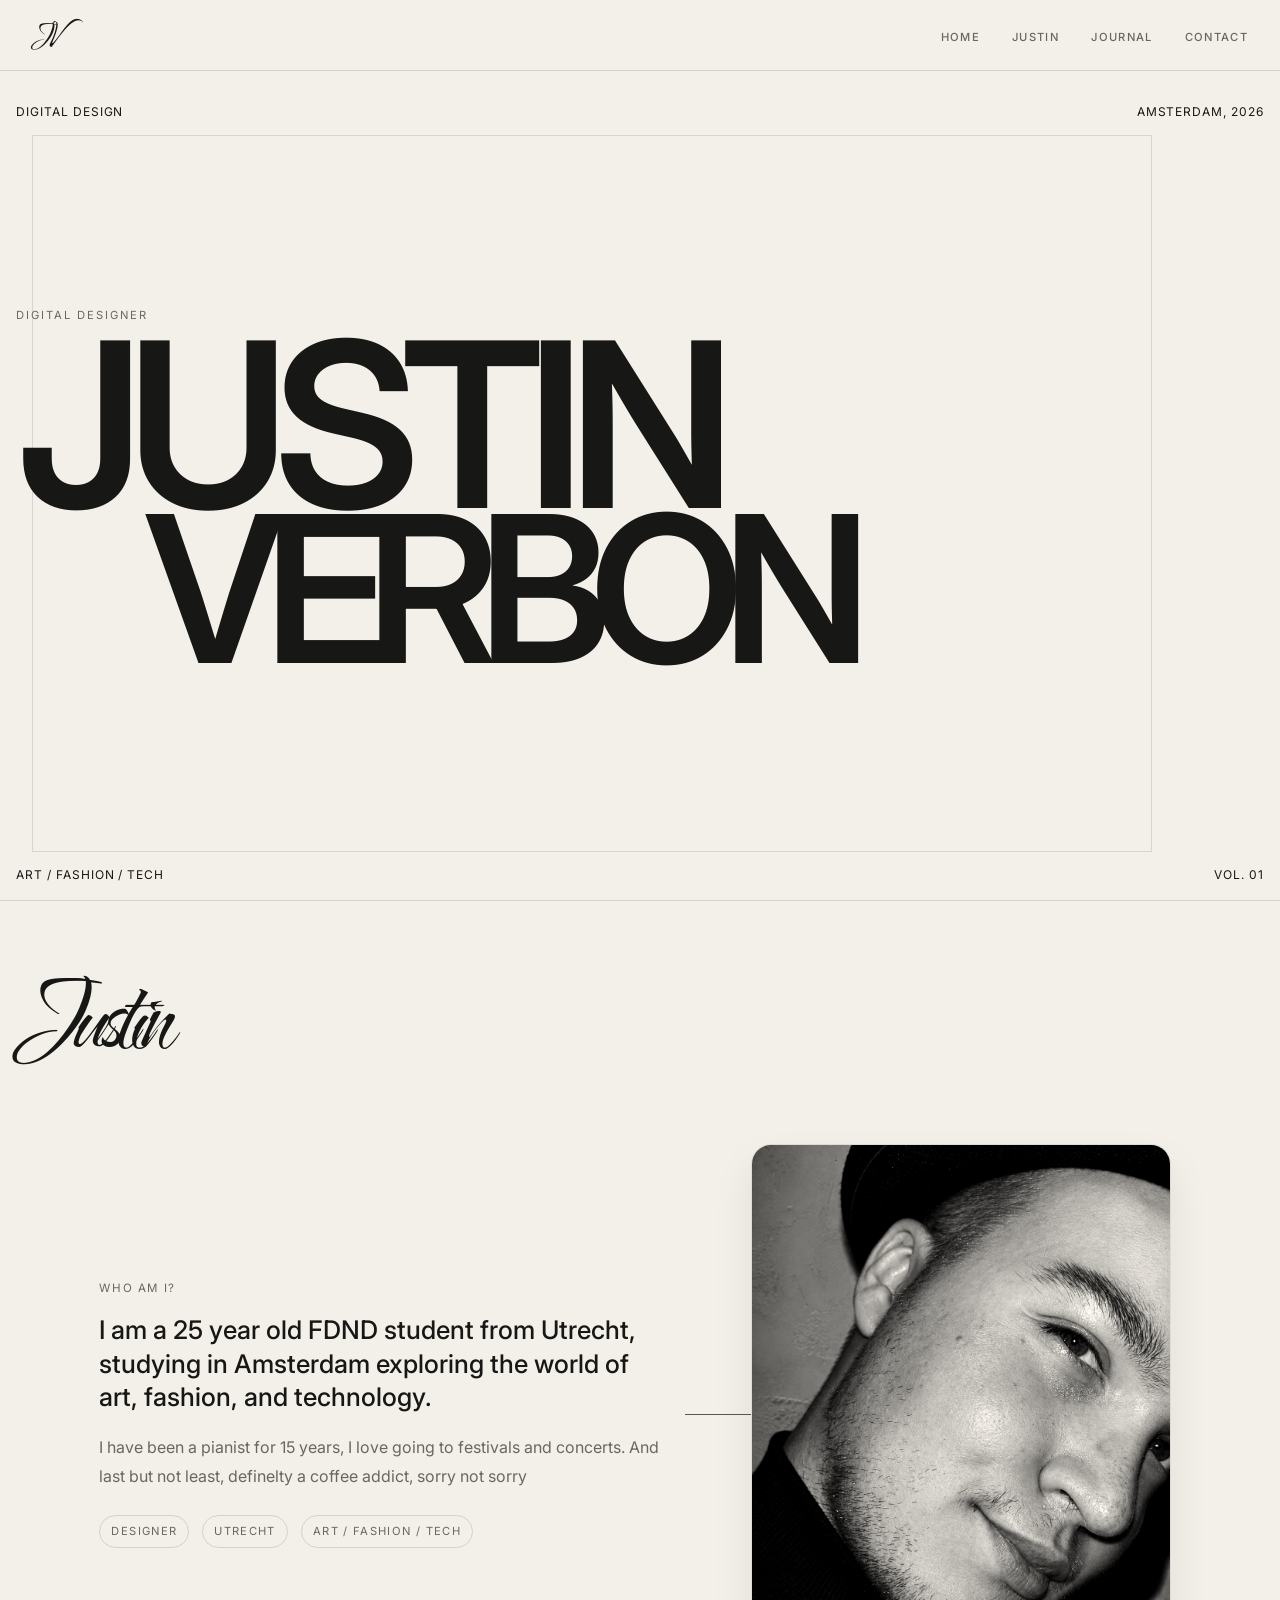
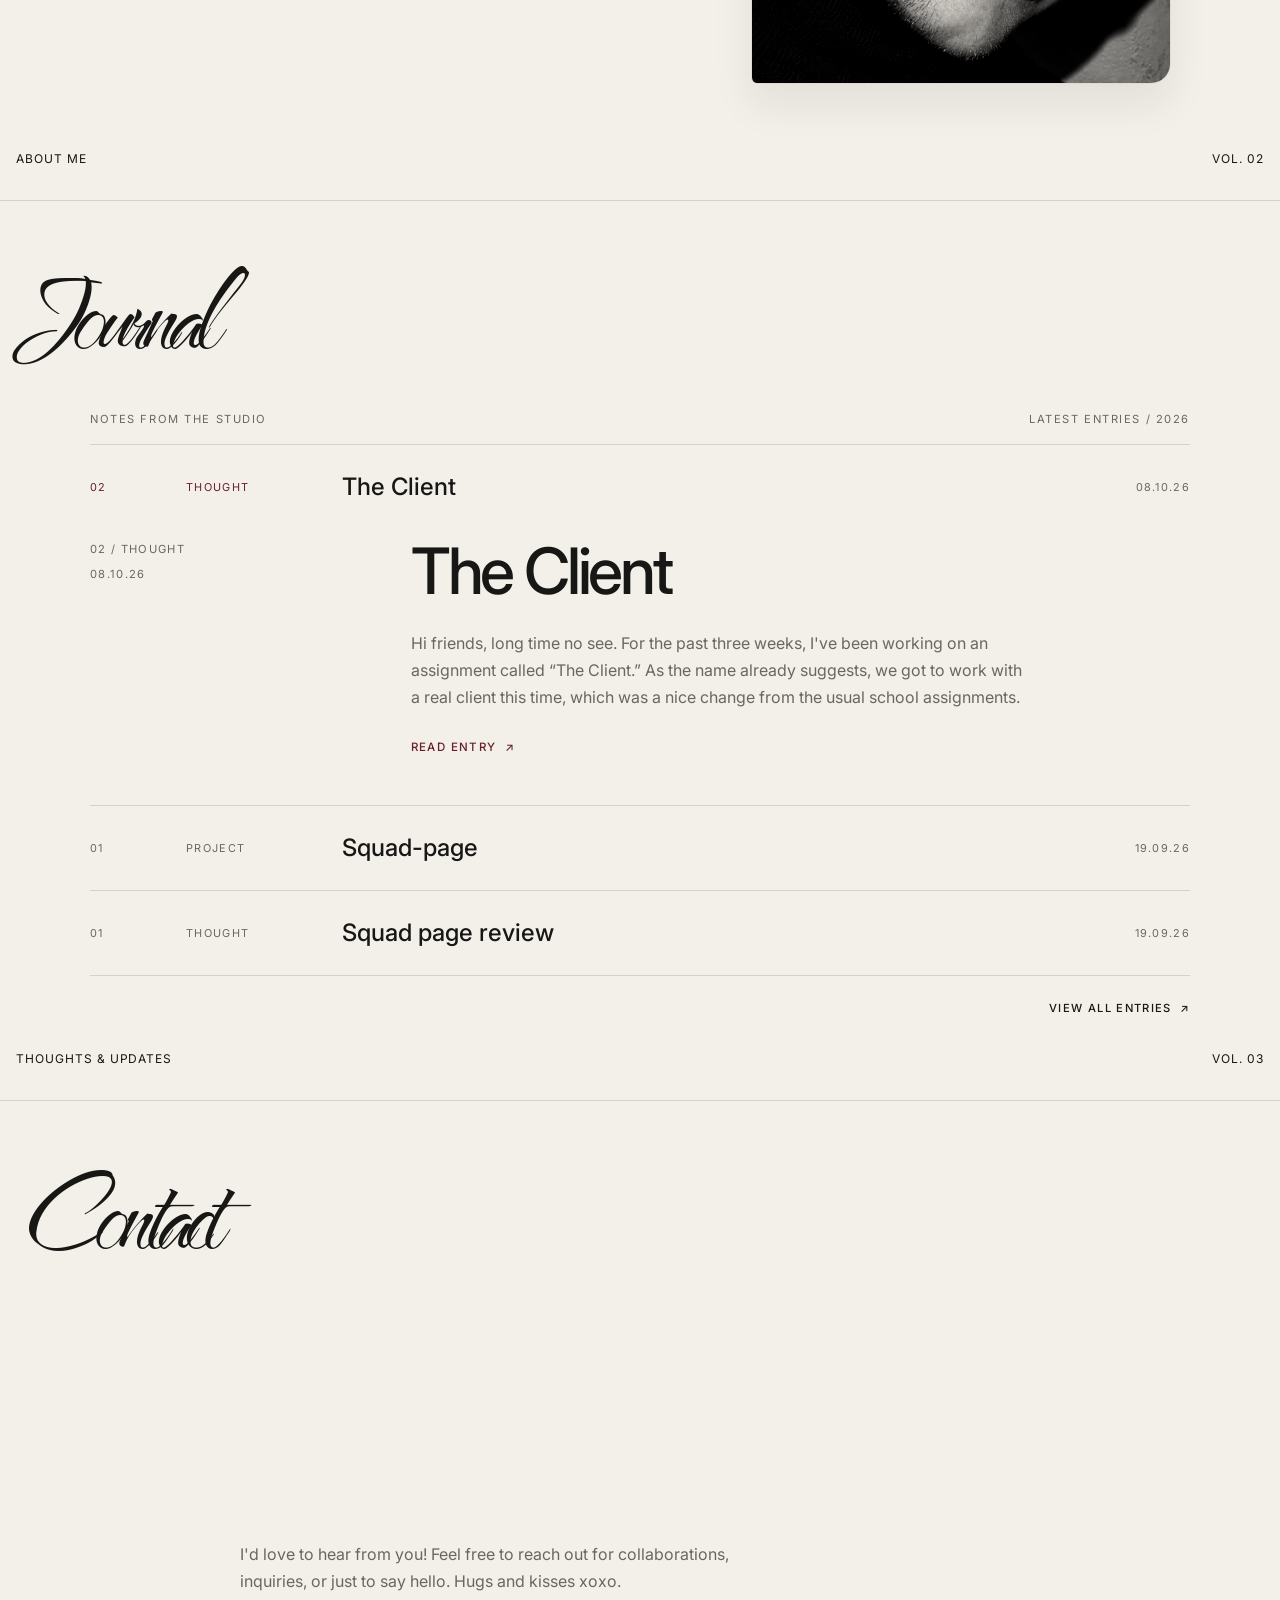
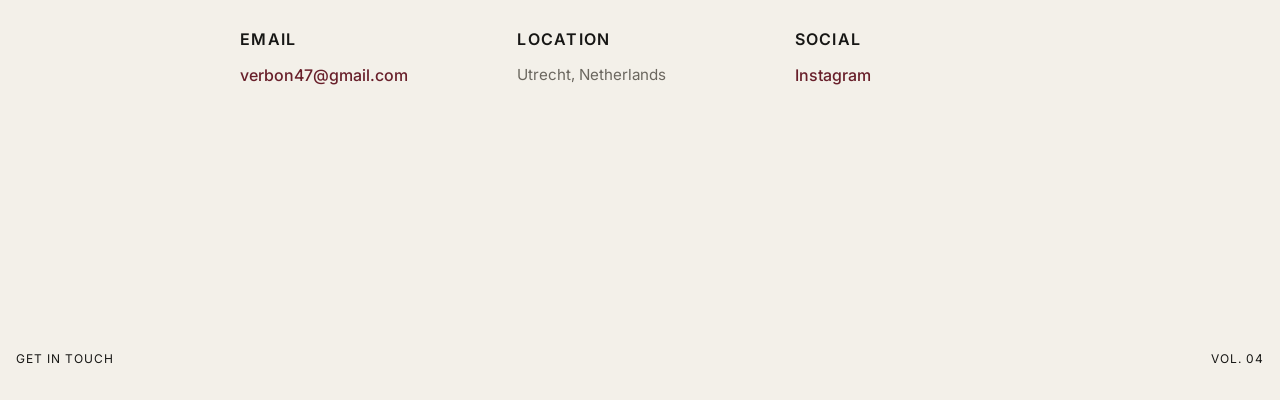
<file: index.html>
<!DOCTYPE html>
<html lang="en">

<head>
    <meta charset="UTF-8">
    <meta name="viewport" content="width=device-width, initial-scale=1.0">

    <meta
        name="description"
        content="Justin Verbon"
    >

    <link
        rel="icon"
        href="data:image/svg+xml,<svg xmlns='http://www.w3.org/2000/svg' viewBox='0 0 100 100'><rect width='100' height='100' fill='%23681F2A'/><text x='50' y='72' font-size='55' font-family='Georgia, serif' fill='%23F3F0E9' text-anchor='middle'>JV</text></svg>"
    >

    <meta property="og:type" content="website">
    <meta property="og:title" content="Justin Verbon - Digital Designer">
    <meta property="og:description" content="Justin Verbon - Digital Designer exploring art, fashion, and technology.">
    <meta property="og:image" content="images/IMG_4485.jpeg">

    <title>Justin Verbon - Digital Designer</title>

    <link rel="preconnect" href="https://fonts.googleapis.com">
    <link rel="preconnect" href="https://fonts.gstatic.com" crossorigin>

    <link
        href="https://fonts.googleapis.com/css2?family=Inter:wght@100;400;500;600&family=The+Nautigal:wght@400;700&display=swap"
        rel="stylesheet"
    >

    <link rel="stylesheet" href="styles/base.css">
    <link rel="stylesheet" href="styles/components.css">
    <link rel="stylesheet" href="styles/layout.css">
    <link rel="stylesheet" href="styles/home.css">
    <link rel="stylesheet" href="styles/about.css">
    <link rel="stylesheet" href="styles/journal.css">
    <link rel="stylesheet" href="styles/contact.css">


    <script src="script.js" defer></script>
</head>

<body>

    <a class="skip-link" href="#main-content">
        Skip to main content
    </a>

    <header class="site-header">
        <nav class="navbar" aria-label="Main navigation">

            <a
                class="brand"
                href="#home"
                aria-label="Justin Verbon - Home"
            >
                JV
            </a>

            <ul class="nav-links">
                <li><a href="#home">Home</a></li>
                <li><a href="#about">Justin</a></li>
                <li><a href="#journal">Journal</a></li>
                <li><a href="#contact">Contact</a></li>
            </ul>

        </nav>
    </header>

    <main id="main-content">

        <section
            class="hero reveal"
            id="home"
            aria-labelledby="hero-title"
        >

            <div class="hero-meta">
                <p>Digital Design</p>
                <p>Amsterdam, 2026</p>
            </div>

            <div class="hero-header">

                <h1 class="hero-title" id="hero-title">
                    <span>JUSTIN</span>
                    <span class="hero-lastname">VERBON</span>
                </h1>

            </div>

            <footer class="hero-footer">
                <p>Art / Fashion / Tech</p>
                <p>Vol. 01</p>
            </footer>

        </section>


        <section
            class="about reveal"
            id="about"
            aria-labelledby="about-title"
        >

            <div class="section-header">

                <h2 id="about-title">
                    <span aria-hidden="true">Justin</span>
                    <span class="visually-hidden">
                        Justin Verbon
                    </span>
                </h2>

            </div>

            <div class="about-layout">

                <div class="about-content">

                    <div class="about-intro">

                        <p class="eyebrow">Who am I?</p>

                        <p class="about-quote">
                            I am a 25 year old FDND student from Utrecht, studying in Amsterdam
                            exploring the world of art, fashion, and technology.
                        </p>

                        <p>
                            I have been a pianist for 15 years, I love going to festivals and concerts.
                            And last but not least, definelty a coffee addict, sorry not sorry
                        </p>

                        <div class="about-meta">
                            <span>Designer</span>
                            <span>Utrecht</span>
                            <span>Art / Fashion / Tech</span>
                        </div>

                    </div>

                </div>

                <div class="about-visual">

                    <img
                        src="images/IMG_4485.jpeg"
                        alt="Portrait of Justin Verbon"
                        width="840"
                        height="1313"
                        loading="lazy"
                        decoding="async"
                    >

                </div>

            </div>

            <footer class="section-footer">
                <p>About Me</p>
                <p>Vol. 02</p>
            </footer>

        </section>


        <section
    class="journal reveal"
    id="journal"
    aria-labelledby="journal-title"
>
    <div class="section-header">
        <h2 id="journal-title">Journal</h2>
    </div>

    <div class="journal-content">

        <header class="journal-meta">
            <p>Notes from the studio</p>
            <p>Latest Entries / 2026</p>
        </header>


        <div class="journal-entries">

            <article class="journal-item active">
                <button class="journal-toggle" type="button" aria-expanded="true" aria-controls="journal-details-client">
                    <span class="journal-number">02</span>
                    <span class="journal-type">Thought</span>
                    <span class="journal-title">The Client</span>
                    <time datetime="2026-10-08">08.10.26</time>
                </button>
                <div class="journal-details" id="journal-details-client">
                    <div class="journal-details-inner">
                        <div class="journal-details-meta">
                            <span>02 / Thought</span>
                            <time datetime="2026-10-08">08.10.26</time>
                        </div>
                        <h3>The Client</h3>
                        <p>Hi friends, long time no see. For the past three weeks, I&#x27;ve been working on an assignment called “The Client.” As the name already suggests, we got to work with a real client this time, which was a nice change from the usual school assignments.</p>
                        <a class="journal-read" href="journal/the-client.html">
                            Read entry <span aria-hidden="true">↗</span>
                        </a>
                    </div>
                </div>
            </article>

            <article class="journal-item">

                <button
                    class="journal-toggle"
                    type="button"
                    aria-expanded="false"
                    aria-controls="journal-details-5"
                >
                    <span class="journal-number">01</span>

                    <span class="journal-type">
                        Project
                    </span>

                    <span class="journal-title">
                        Squad-page
                    </span>

                    <time datetime="2026-09-19">
                        19.09.26
                    </time>
                </button>


                <div class="journal-details" id="journal-details-5">

                    <div class="journal-details-inner">

                        <div class="journal-details-meta">
                            <span>01 / Project</span>

                            <time datetime="2026-09-19">
                                19.09.26
                            </time>
                        </div>


                        <h3>
                            Squad-page
                        </h3>


                        <p>
                            A static squad page built from two early sketches,
                            with an interactive constellation for exploring
                            members and their projects.
                        </p>


                        <a
                            class="journal-read"
                            href="projects/squad-page/"
                        >
                            Read entry
                            <span aria-hidden="true">↗</span>
                        </a>

                    </div>

                </div>

            </article>

            <article class="journal-item">

                <button
                    class="journal-toggle"
                    type="button"
                    aria-expanded="false"
                    aria-controls="journal-details-4"
                >
                    <span class="journal-number">01</span>

                    <span class="journal-type">
                        Thought
                    </span>

                    <span class="journal-title">
                        Squad page review
                    </span>

                    <time datetime="2026-09-19">
                        19.09.26
                    </time>
                </button>


                <div class="journal-details" id="journal-details-4">

                    <div class="journal-details-inner">

                        <div class="journal-details-meta">
                            <span>01 / Thought</span>

                            <time datetime="2026-09-19">
                                19.09.26
                            </time>
                        </div>


                        <h3>
                            Squad-page
                        </h3>


                        <p>
                            Two weeks of designing, building and refining a
                            squad page, from early sketches to a functioning
                            responsive website.
                        </p>


                        <a
                            class="journal-read"
                            href="journal/squad-page.html"
                        >
                            Read entry
                            <span aria-hidden="true">↗</span>
                        </a>

                    </div>

                </div>

            </article>

        </div>


        <div class="journal-archive-link">
            <a href="journal.html">
                View all entries
                <span aria-hidden="true">↗</span>
            </a>
        </div>

    </div>


    <footer class="section-footer">
        <p>Thoughts & Updates</p>
        <p>Vol. 03</p>
    </footer>

</section>


        <section
            class="contact reveal"
            id="contact"
            aria-labelledby="contact-title"
        >

            <div class="section-header">
                <h2 id="contact-title">Contact</h2>
            </div>

            <div class="contact-content">

                <p>
                    I'd love to hear from you! Feel free to reach out for
                    collaborations, inquiries, or just to say hello.
                    Hugs and kisses xoxo.
                </p>

                <address class="contact-info">

                    <div class="contact-item">
                        <h3>Email</h3>

                        <a href="mailto:verbon47@gmail.com">
                            verbon47@gmail.com
                        </a>
                    </div>

                    <div class="contact-item">
                        <h3>Location</h3>
                        <p>Utrecht, Netherlands</p>
                    </div>

                    <div class="contact-item">

                        <h3>Social</h3>

                        <div class="social-links">

                            <a
                                href="https://www.instagram.com/justinverbon/"
                                target="_blank"
                                rel="noopener noreferrer"
                            >
                                Instagram
                            </a>

                        </div>

                    </div>

                </address>

            </div>

            <footer class="section-footer">
                <p>Get In Touch</p>
                <p>Vol. 04</p>
            </footer>

        </section>

    </main>

</body>

</html>
</file>
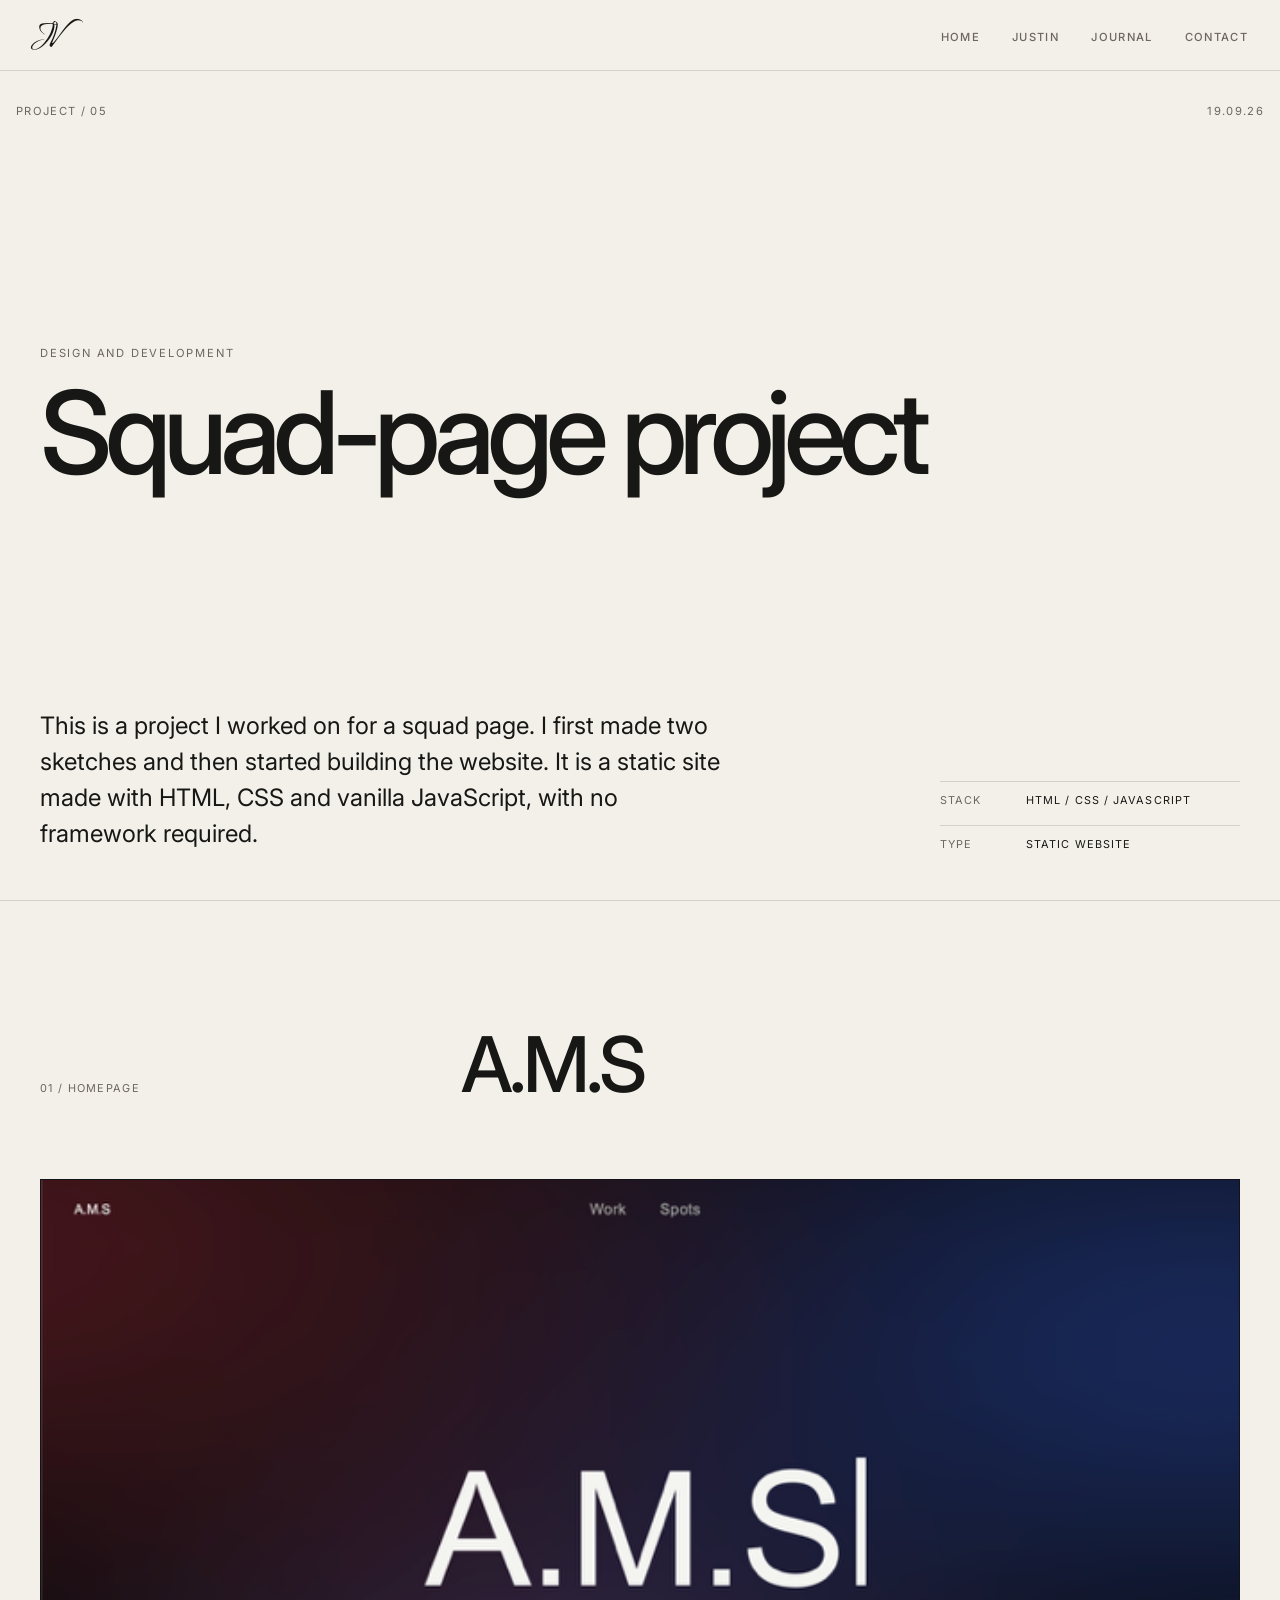
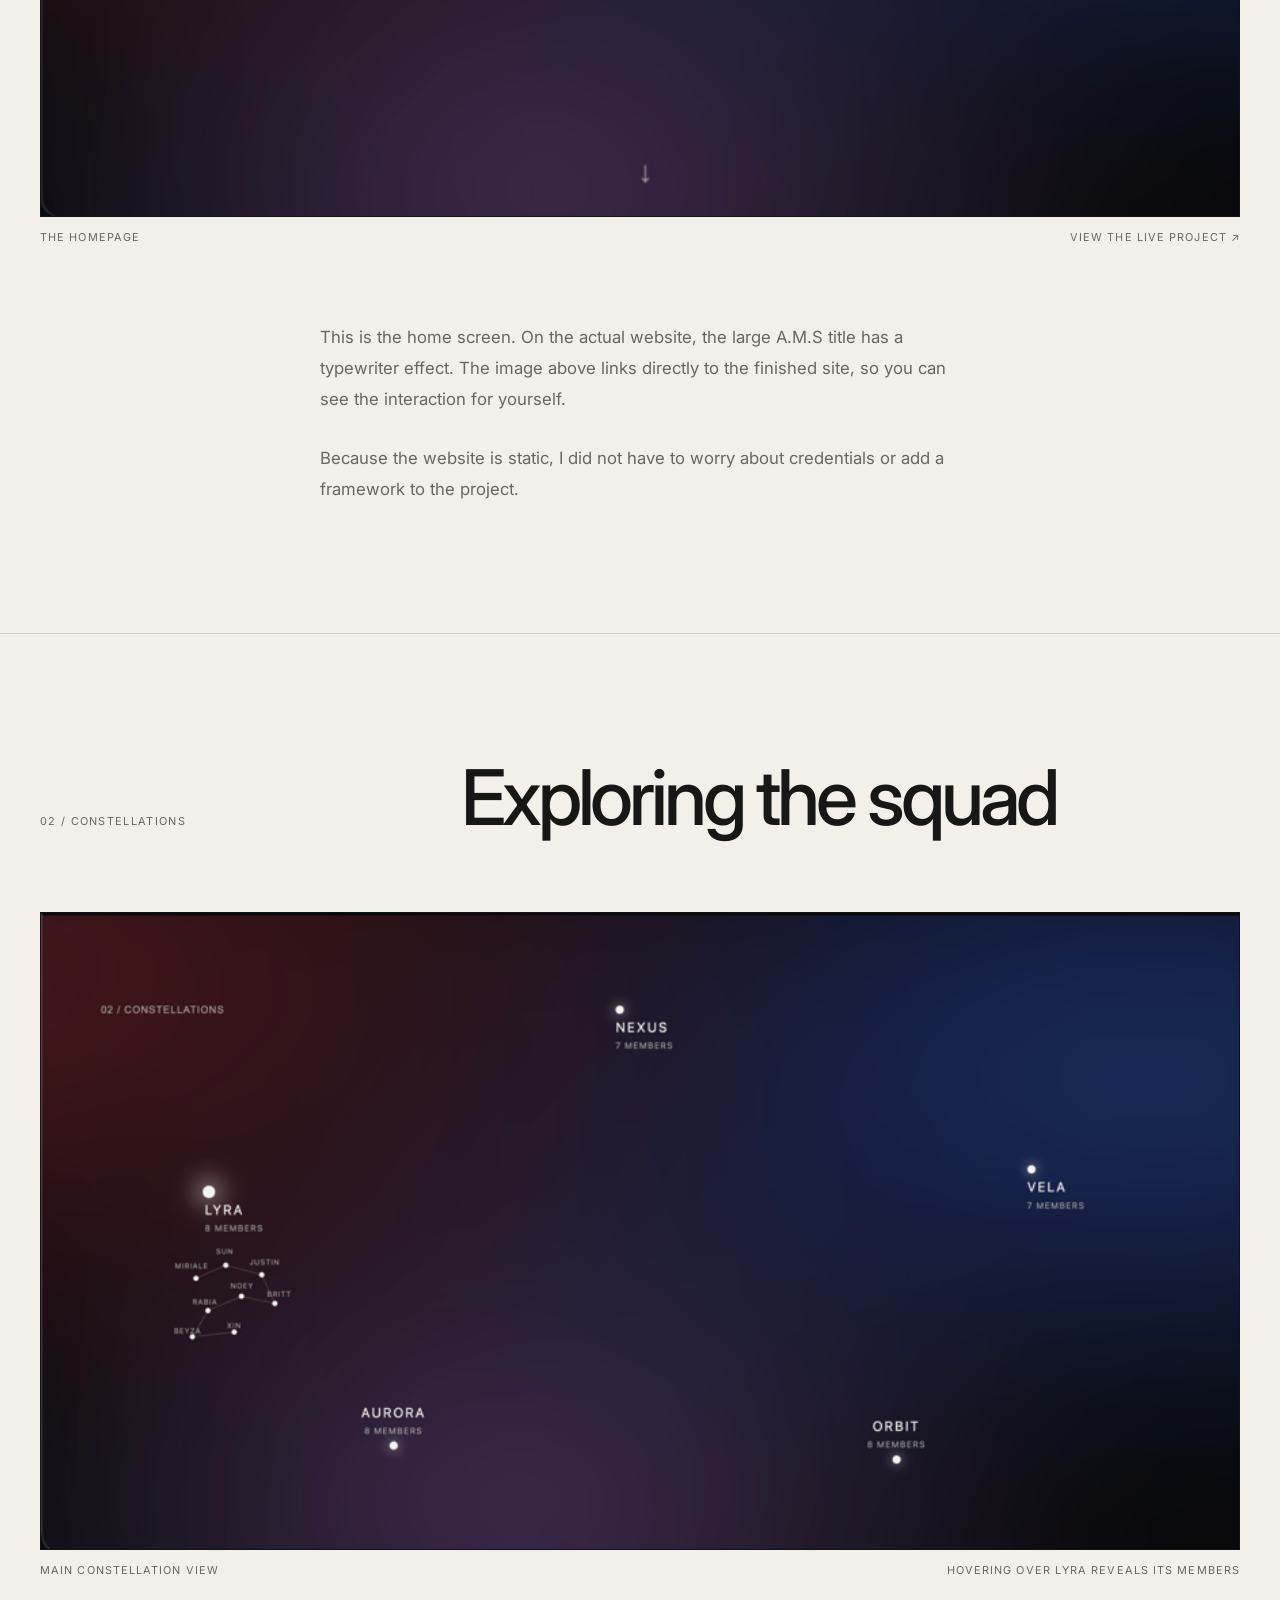
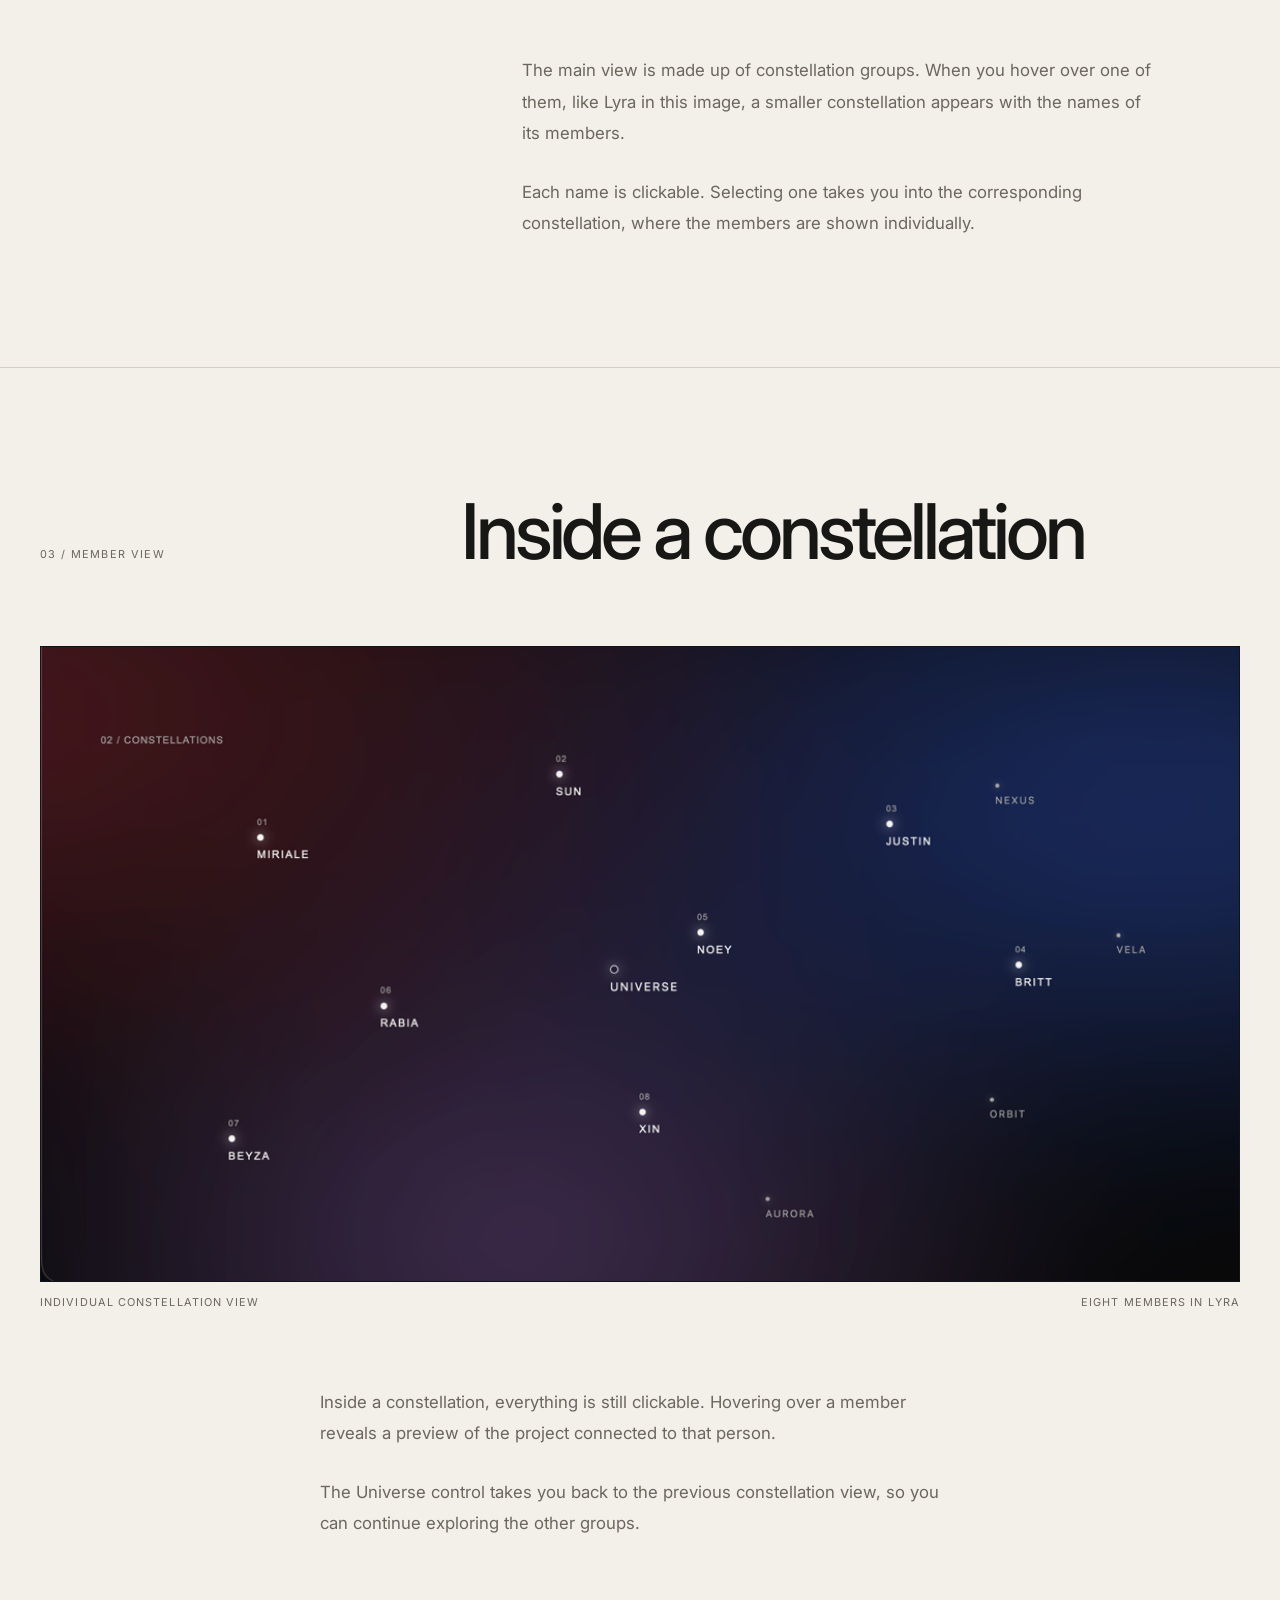
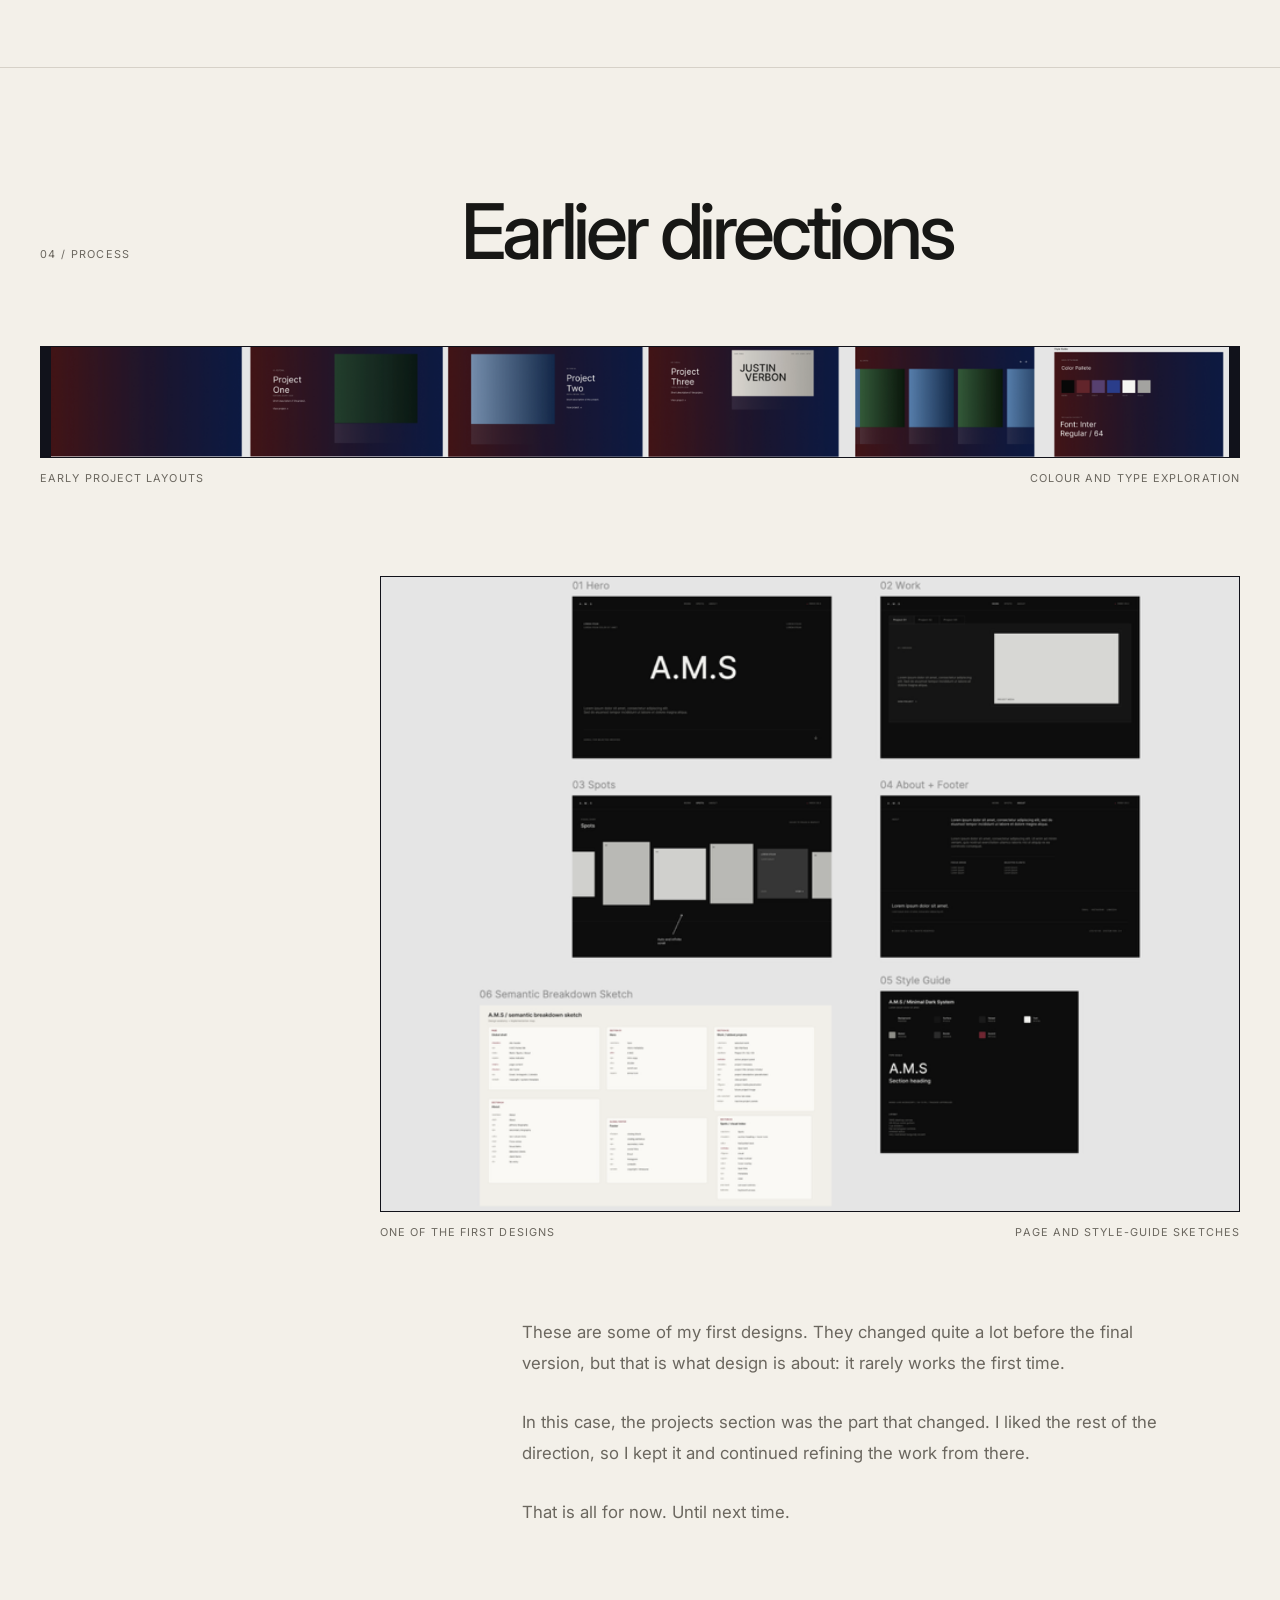
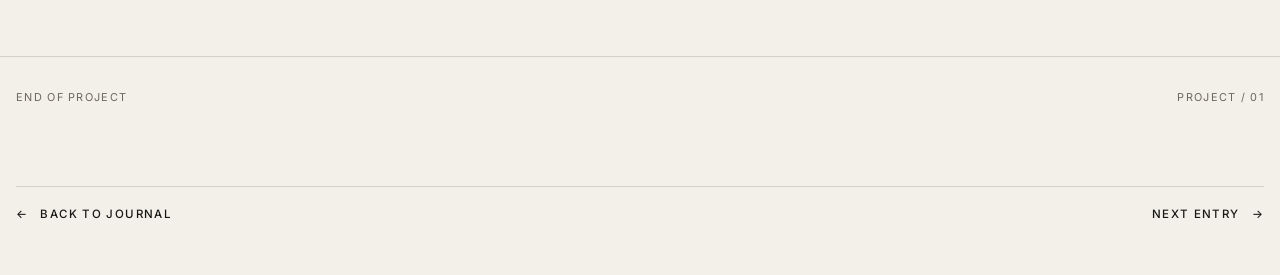
<file: projects/squad-page/index.html>
<!DOCTYPE html>
<html lang="en">

<head>
    <meta charset="UTF-8">
    <meta name="viewport" content="width=device-width, initial-scale=1.0">

    <meta
        name="description"
        content="A look at the design and development of a static squad page built with HTML, CSS and vanilla JavaScript."
    >

    <link
        rel="icon"
        href="data:image/svg+xml,<svg xmlns='http://www.w3.org/2000/svg' viewBox='0 0 100 100'><rect width='100' height='100' fill='%23681F2A'/><text x='50' y='72' font-size='55' font-family='Georgia, serif' fill='%23F3F0E9' text-anchor='middle'>JV</text></svg>"
    >

    <meta property="og:type" content="article">
    <meta property="og:title" content="Squad-page project - Justin Verbon">
    <meta property="og:description" content="A static squad page built with HTML, CSS and vanilla JavaScript.">

    <title>Squad-page project - Justin Verbon</title>

    <link rel="preconnect" href="https://fonts.googleapis.com">
    <link rel="preconnect" href="https://fonts.gstatic.com" crossorigin>

    <link
        href="https://fonts.googleapis.com/css2?family=Inter:wght@100;400;500;600&family=The+Nautigal:wght@400;700&display=swap"
        rel="stylesheet"
    >

    <link rel="stylesheet" href="../../styles/base.css">
    <link rel="stylesheet" href="../../styles/components.css">
    <link rel="stylesheet" href="../../styles/layout.css">
    <link rel="stylesheet" href="../../styles/project.css">
</head>

<body>

    <a class="skip-link" href="#main-content">
        Skip to main content
    </a>

    <header class="site-header">

        <nav class="navbar" aria-label="Main navigation">

            <a
                class="brand"
                href="../../index.html#home"
                aria-label="Justin Verbon - Home"
            >
                JV
            </a>

            <ul class="nav-links">
                <li><a href="../../index.html#home">Home</a></li>
                <li><a href="../../index.html#about">Justin</a></li>
                <li>
                    <a href="../../journal.html" aria-current="page">
                        Journal
                    </a>
                </li>
                <li><a href="../../index.html#contact">Contact</a></li>
            </ul>

        </nav>

    </header>


    <main id="main-content">

        <article class="project" aria-labelledby="project-title">

            <header class="project-hero">

                <div class="project-topline">
                    <p>Project / 05</p>
                    <time datetime="2026-09-19">19.09.26</time>
                </div>

                <div class="project-heading">
                    <p class="project-eyebrow">Design and development</p>

                    <h1 id="project-title">
                        Squad-page project
                    </h1>
                </div>

                <div class="project-intro">

                    <p>
                        This is a project I worked on for a squad page. I first
                        made two sketches and then started building the website.
                        It is a static site made with HTML, CSS and vanilla
                        JavaScript, with no framework required.
                    </p>

                    <dl class="project-details">
                        <div>
                            <dt>Stack</dt>
                            <dd>HTML / CSS / JavaScript</dd>
                        </div>

                        <div>
                            <dt>Type</dt>
                            <dd>Static website</dd>
                        </div>
                    </dl>

                </div>

            </header>


            <section class="project-section project-home" aria-labelledby="home-title">

                <header class="project-section-heading">
                    <p>01 / Homepage</p>
                    <h2 id="home-title">A.M.S</h2>
                </header>

                <a
                    class="project-figure-link"
                    href="https://justinverbon1234.github.io/your-tribe-squad-page/"
                    target="_blank"
                    rel="noopener noreferrer"
                    aria-label="Open the live Squad-page website"
                >
                    <figure class="project-figure project-figure-wide">
                        <img
                            src="../../images/projects/squad-page/homepage.png"
                            alt="The A.M.S homepage with a dark burgundy and blue gradient and a large A.M.S title"
                            width="669"
                            height="355"
                        >

                        <figcaption>
                            <span>The homepage</span>
                            <span>View the live project ↗</span>
                        </figcaption>
                    </figure>
                </a>

                <div class="project-copy">
                    <p>
                        This is the home screen. On the actual website, the
                        large A.M.S title has a typewriter effect. The image
                        above links directly to the finished site, so you can
                        see the interaction for yourself.
                    </p>

                    <p>
                        Because the website is static, I did not have to worry
                        about credentials or add a framework to the project.
                    </p>
                </div>

            </section>


            <section class="project-section" aria-labelledby="constellation-title">

                <header class="project-section-heading">
                    <p>02 / Constellations</p>
                    <h2 id="constellation-title">Exploring the squad</h2>
                </header>

                <figure class="project-figure project-figure-wide">
                    <img
                        src="../../images/projects/squad-page/constellation-overview.png"
                        alt="The main constellation view with Lyra, Nexus, Vela, Aurora and Orbit placed across a dark gradient"
                        width="883"
                        height="469"
                        loading="lazy"
                        decoding="async"
                    >

                    <figcaption>
                        <span>Main constellation view</span>
                        <span>Hovering over Lyra reveals its members</span>
                    </figcaption>
                </figure>

                <div class="project-copy project-copy-right">
                    <p>
                        The main view is made up of constellation groups. When
                        you hover over one of them, like Lyra in this image, a
                        smaller constellation appears with the names of its
                        members.
                    </p>

                    <p>
                        Each name is clickable. Selecting one takes you into
                        the corresponding constellation, where the members are
                        shown individually.
                    </p>
                </div>

            </section>


            <section class="project-section" aria-labelledby="member-title">

                <header class="project-section-heading">
                    <p>03 / Member view</p>
                    <h2 id="member-title">Inside a constellation</h2>
                </header>

                <figure class="project-figure project-figure-wide">
                    <img
                        src="../../images/projects/squad-page/member-constellation.png"
                        alt="An individual constellation showing eight member names and a Universe control"
                        width="1158"
                        height="613"
                        loading="lazy"
                        decoding="async"
                    >

                    <figcaption>
                        <span>Individual constellation view</span>
                        <span>Eight members in Lyra</span>
                    </figcaption>
                </figure>

                <div class="project-copy">
                    <p>
                        Inside a constellation, everything is still clickable.
                        Hovering over a member reveals a preview of the project
                        connected to that person.
                    </p>

                    <p>
                        The Universe control takes you back to the previous
                        constellation view, so you can continue exploring the
                        other groups.
                    </p>
                </div>

            </section>


            <section class="project-section project-process" aria-labelledby="process-title">

                <header class="project-section-heading">
                    <p>04 / Process</p>
                    <h2 id="process-title">Earlier directions</h2>
                </header>

                <div class="project-gallery">

                    <figure class="project-figure project-figure-strip">
                        <img
                            src="../../images/projects/squad-page/early-project-layouts.png"
                            alt="A wide strip of early project-card layouts, a colour palette and type notes"
                            width="1430"
                            height="134"
                            loading="lazy"
                            decoding="async"
                        >

                        <figcaption>
                            <span>Early project layouts</span>
                            <span>Colour and type exploration</span>
                        </figcaption>
                    </figure>

                    <figure class="project-figure project-figure-process">
                        <img
                            src="../../images/projects/squad-page/early-page-concepts.png"
                            alt="Early page concepts for the hero, work, spots, footer and style guide"
                            width="739"
                            height="546"
                            loading="lazy"
                            decoding="async"
                        >

                        <figcaption>
                            <span>One of the first designs</span>
                            <span>Page and style-guide sketches</span>
                        </figcaption>
                    </figure>

                </div>

                <div class="project-copy project-copy-right">
                    <p>
                        These are some of my first designs. They changed quite
                        a lot before the final version, but that is what design
                        is about: it rarely works the first time.
                    </p>

                    <p>
                        In this case, the projects section was the part that
                        changed. I liked the rest of the direction, so I kept
                        it and continued refining the work from there.
                    </p>

                    <p>That is all for now. Until next time.</p>
                </div>

            </section>


            <footer class="project-footer">

                <div class="project-footer-meta">
                    <p>End of project</p>
                    <p>Project / 01</p>
                </div>

                <nav class="project-navigation" aria-label="Project navigation">

                    <a class="project-back" href="../../journal.html">
                        <span aria-hidden="true">←</span>
                        <span>Back to Journal</span>
                    </a>

                    <a class="project-next" href="../../journal/squad-page.html">
                        <span>Next Entry</span>
                        <span aria-hidden="true">→</span>
                    </a>

                </nav>

            </footer>

        </article>

    </main>

</body>

</html>
</file>
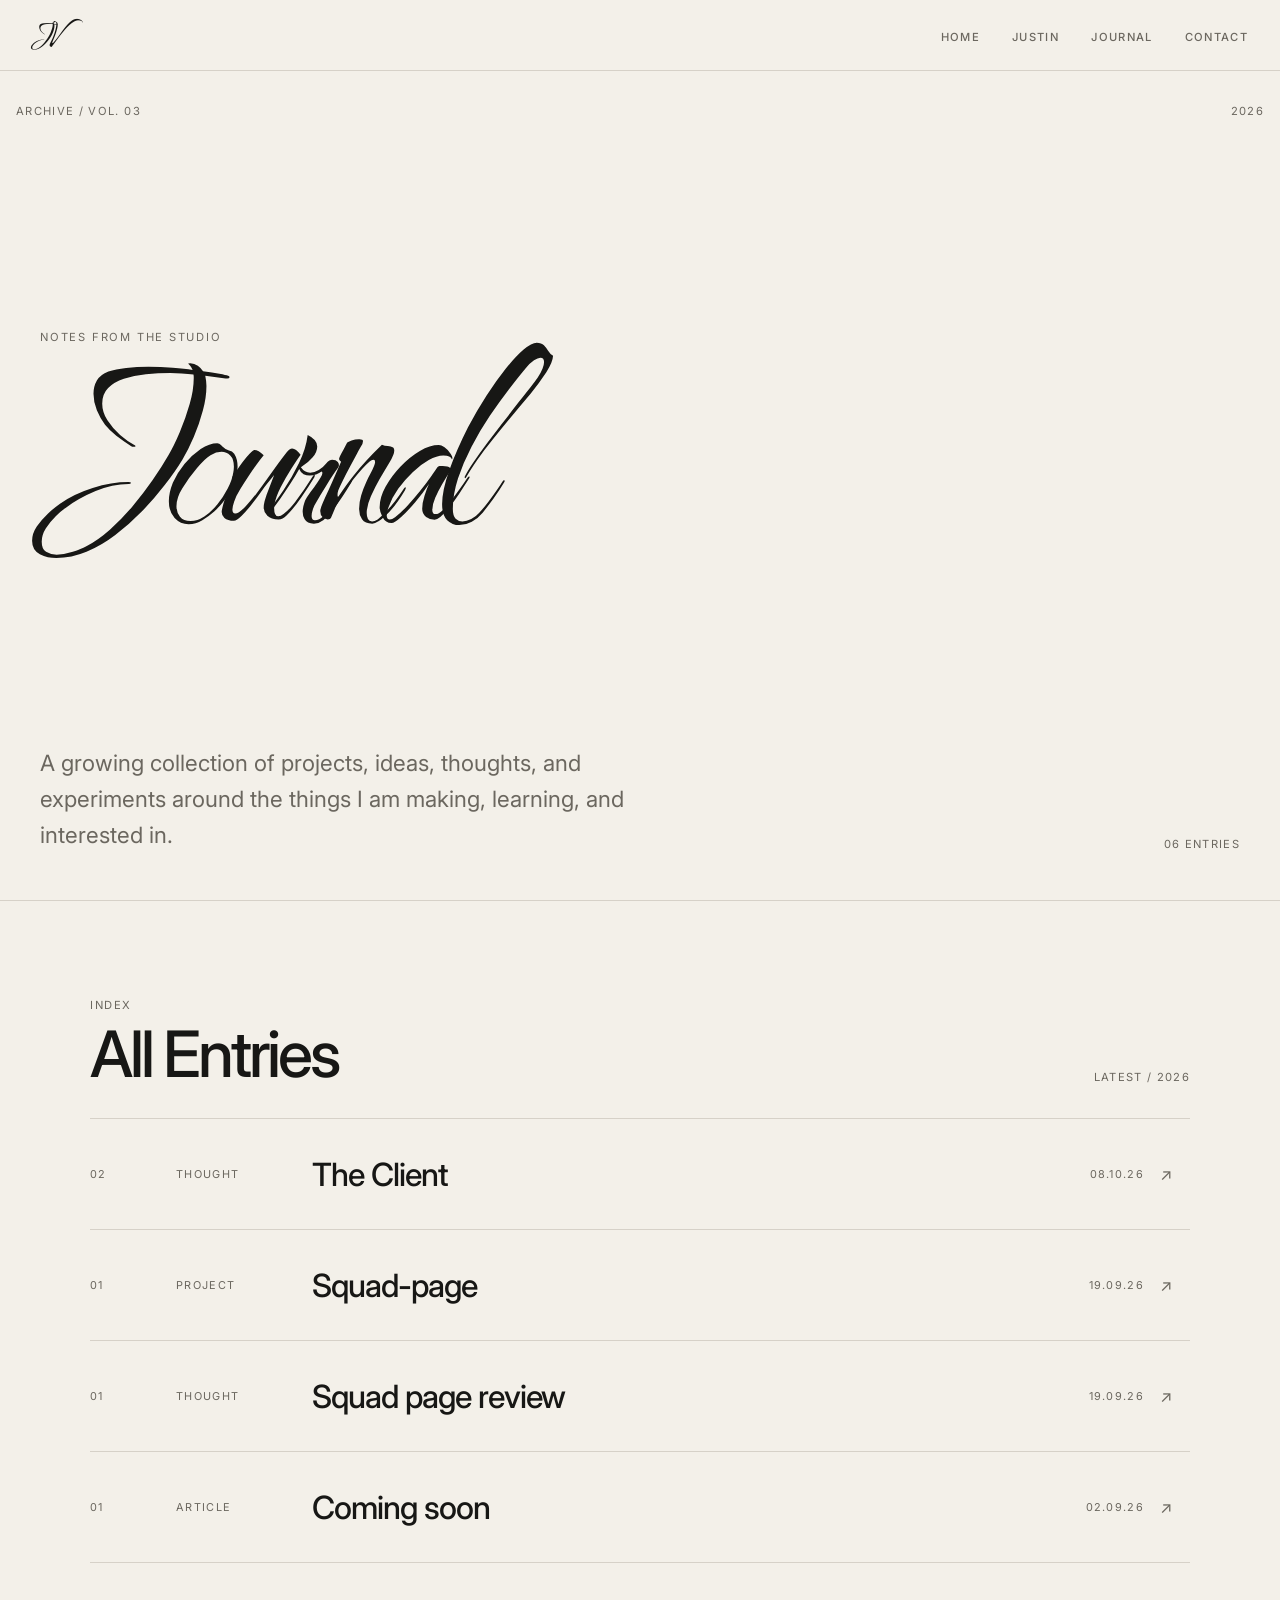
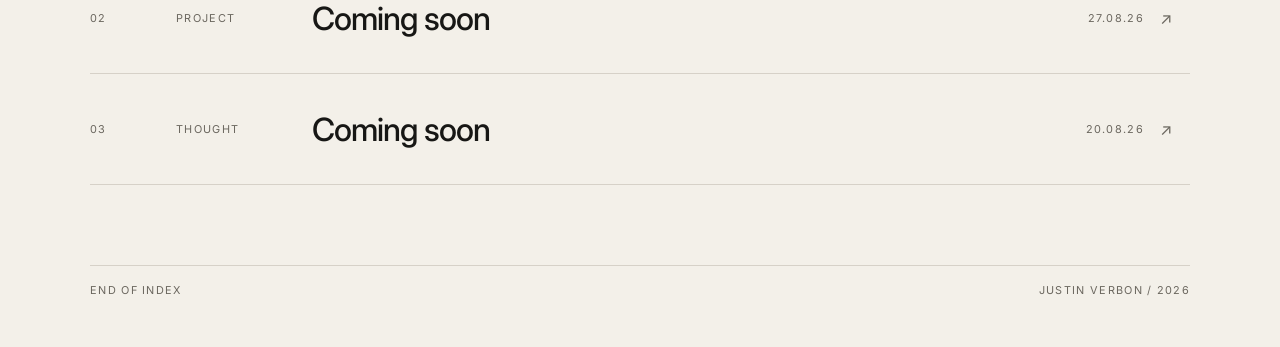
<file: journal.html>
<!DOCTYPE html>
<html lang="en">

<head>
    <meta charset="UTF-8">
    <meta name="viewport" content="width=device-width, initial-scale=1.0">

    <meta
        name="description"
        content="The journal of Justin Verbon, featuring articles, projects, thoughts, and experiments."
    >

    <link
        rel="icon"
        href="data:image/svg+xml,<svg xmlns='http://www.w3.org/2000/svg' viewBox='0 0 100 100'><rect width='100' height='100' fill='%23681F2A'/><text x='50' y='72' font-size='55' font-family='Georgia, serif' fill='%23F3F0E9' text-anchor='middle'>JV</text></svg>"
    >

    <meta property="og:type" content="website">
    <meta property="og:title" content="Journal - Justin Verbon">
    <meta property="og:description" content="The journal of Justin Verbon, featuring articles, projects, thoughts, and experiments.">
    <meta property="og:image" content="images/IMG_4485.jpeg">

    <title>Journal - Justin Verbon</title>

    <link rel="preconnect" href="https://fonts.googleapis.com">
    <link rel="preconnect" href="https://fonts.gstatic.com" crossorigin>

    <link
        href="https://fonts.googleapis.com/css2?family=Inter:wght@100;400;500;600&family=The+Nautigal:wght@400;700&display=swap"
        rel="stylesheet"
    >

    <link rel="stylesheet" href="styles/base.css">
    <link rel="stylesheet" href="styles/components.css">
    <link rel="stylesheet" href="styles/layout.css">
    <link rel="stylesheet" href="styles/journal/archive.css">
</head>

<body>

    <a class="skip-link" href="#main-content">
        Skip to main content
    </a>

    <header class="site-header">

        <nav class="navbar" aria-label="Main navigation">

            <a
                class="brand"
                href="index.html#home"
                aria-label="Justin Verbon - Home"
            >
                JV
            </a>

            <ul class="nav-links">
                <li>
                    <a href="index.html#home">Home</a>
                </li>

                <li>
                    <a href="index.html#about">Justin</a>
                </li>

                <li>
                    <a href="journal.html" aria-current="page">
                        Journal
                    </a>
                </li>

                <li>
                    <a href="index.html#contact">Contact</a>
                </li>
            </ul>

        </nav>

    </header>


    <main id="main-content">

        <section
            class="archive-hero"
            aria-labelledby="journal-title"
        >

            <div class="archive-meta">
                <p>Archive / Vol. 03</p>
                <p>2026</p>
            </div>


            <div class="archive-title">

                <p>
                    Notes from the studio
                </p>

                <h1 id="journal-title">
                    Journal
                </h1>

            </div>


            <div class="archive-intro">

                <p>
                    A growing collection of projects, ideas, thoughts, and
                    experiments around the things I am making, learning,
                    and interested in.
                </p>

                <p>
                    06 Entries
                </p>

            </div>

        </section>


        <section
            class="archive"
            aria-labelledby="archive-title"
        >

            <header class="archive-header">

                <div>

                    <p class="archive-label">
                        Index
                    </p>

                    <h2 id="archive-title">
                        All Entries
                    </h2>

                </div>

                <p>
                    Latest / 2026
                </p>

            </header>


            <div class="archive-list">

                <article class="archive-entry">
                    <a href="journal/the-client.html">
                        <span class="archive-number">02</span>
                        <span class="archive-category">Thought</span>
                        <h3>The Client</h3>
                        <time datetime="2026-10-08">08.10.26</time>
                        <span class="archive-arrow" aria-hidden="true">↗</span>
                    </a>
                </article>


                <article class="archive-entry">

                    <a href="projects/squad-page/">

                        <span class="archive-number">
                            01
                        </span>

                        <span class="archive-category">
                            Project
                        </span>

                        <h3>
                            Squad-page
                        </h3>

                        <time datetime="2026-09-19">
                            19.09.26
                        </time>

                        <span
                            class="archive-arrow"
                            aria-hidden="true"
                        >
                            ↗
                        </span>

                    </a>

                </article>

                <article class="archive-entry">

                    <a href="journal/squad-page.html">

                        <span class="archive-number">
                            01
                        </span>

                        <span class="archive-category">
                            Thought
                        </span>

                        <h3>
                            Squad page review
                        </h3>

                        <time datetime="2026-09-19">
                            19.09.26
                        </time>

                        <span
                            class="archive-arrow"
                            aria-hidden="true"
                        >
                            ↗
                        </span>

                    </a>

                </article>

                <article class="archive-entry">

                    <a href="journal/editorial-design.html">

                        <span class="archive-number">
                            01
                        </span>

                        <span class="archive-category">
                            Article
                        </span>

                        <h3>
                            Coming soon
                        </h3>

                        <time datetime="2026-09-02">
                            02.09.26
                        </time>

                        <span
                            class="archive-arrow"
                            aria-hidden="true"
                        >
                            ↗
                        </span>

                    </a>

                </article>


                <article class="archive-entry">

                    <a href="journal/personal-website.html">

                        <span class="archive-number">
                            02
                        </span>

                        <span class="archive-category">
                            Project
                        </span>

                        <h3>
                            Coming soon
                        </h3>

                        <time datetime="2026-08-27">
                            27.08.26
                        </time>

                        <span
                            class="archive-arrow"
                            aria-hidden="true"
                        >
                            ↗
                        </span>

                    </a>

                </article>


                <article class="archive-entry">

                    <a href="journal/art-fashion-tech.html">

                        <span class="archive-number">
                            03
                        </span>

                        <span class="archive-category">
                            Thought
                        </span>

                        <h3>
                            Coming soon
                        </h3>

                        <time datetime="2026-08-20">
                            20.08.26
                        </time>

                        <span
                            class="archive-arrow"
                            aria-hidden="true"
                        >
                            ↗
                        </span>

                    </a>

                </article>

            </div>


            <footer class="archive-footer">

                <p>
                    End of Index
                </p>

                <p>
                    Justin Verbon / 2026
                </p>

            </footer>

        </section>

    </main>

</body>

</html>
</file>
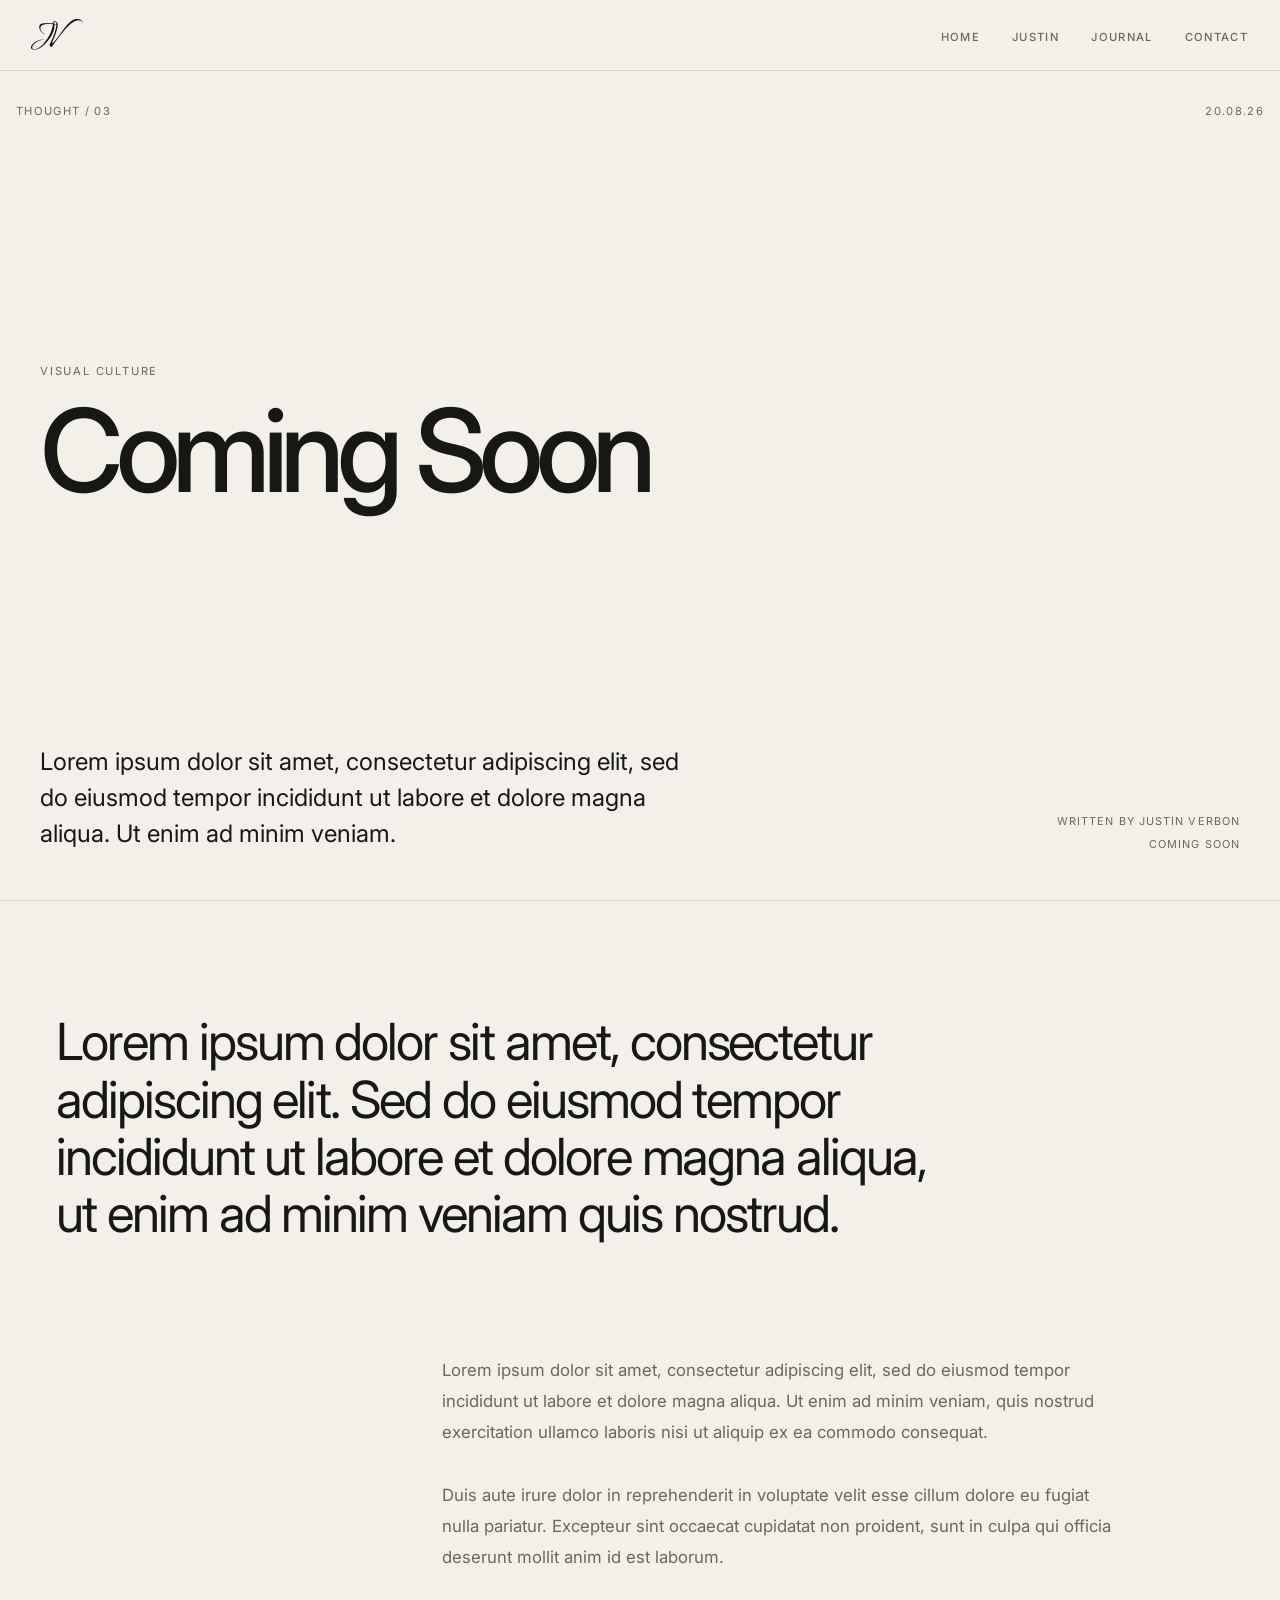
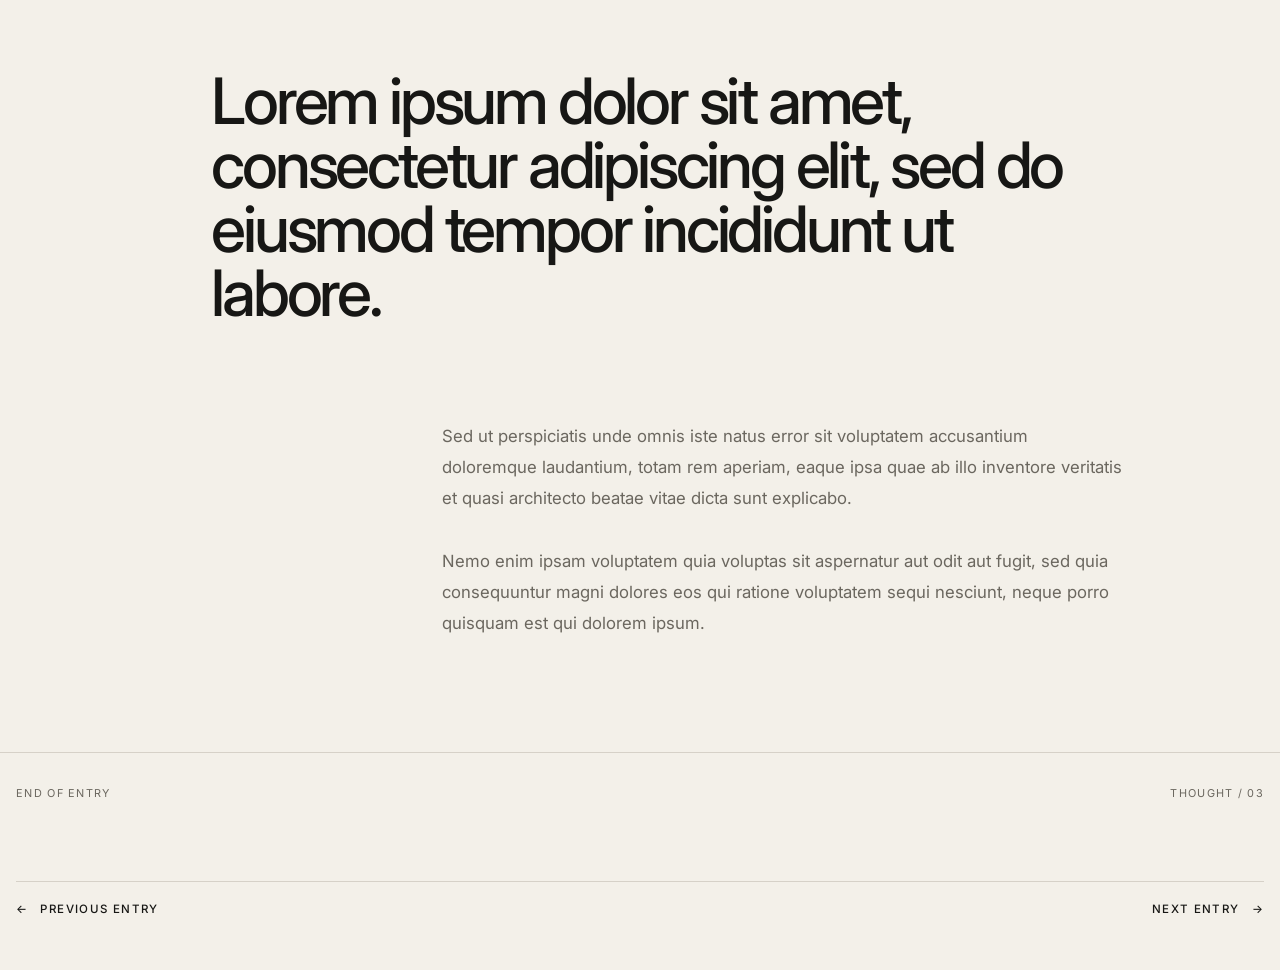
<file: journal/art-fashion-tech.html>
<!DOCTYPE html>
<html lang="en">

<head>
    <meta charset="UTF-8">
    <meta name="viewport" content="width=device-width, initial-scale=1.0">

    <meta
        name="description"
        content="This journal entry is coming soon. Check back soon for the full entry."
    >

    <link
        rel="icon"
        href="data:image/svg+xml,<svg xmlns='http://www.w3.org/2000/svg' viewBox='0 0 100 100'><rect width='100' height='100' fill='%23681F2A'/><text x='50' y='72' font-size='55' font-family='Georgia, serif' fill='%23F3F0E9' text-anchor='middle'>JV</text></svg>"
    >

    <meta property="og:type" content="article">
    <meta property="og:title" content="Coming Soon - Justin Verbon">
    <meta property="og:description" content="This journal entry is coming soon. Check back soon for the full entry.">
    <meta property="og:image" content="../images/IMG_4485.jpeg">

    <title>Coming Soon - Justin Verbon</title>

    <link rel="preconnect" href="https://fonts.googleapis.com">
    <link rel="preconnect" href="https://fonts.gstatic.com" crossorigin>

    <link
        href="https://fonts.googleapis.com/css2?family=Inter:wght@100;400;500;600&family=The+Nautigal:wght@400;700&display=swap"
        rel="stylesheet"
    >

    <link rel="stylesheet" href="../styles/base.css">
    <link rel="stylesheet" href="../styles/components.css">
    <link rel="stylesheet" href="../styles/layout.css">
    <link rel="stylesheet" href="../styles/journal/entry.css">
</head>

<body>

    <a class="skip-link" href="#main-content">
        Skip to main content
    </a>

    <header class="site-header">

        <nav class="navbar" aria-label="Main navigation">

            <a
                class="brand"
                href="../index.html#home"
                aria-label="Justin Verbon - Home"
            >
                JV
            </a>

            <ul class="nav-links">
                <li>
                    <a href="../index.html#home">Home</a>
                </li>

                <li>
                    <a href="../index.html#about">Justin</a>
                </li>

                <li>
                    <a href="../journal.html" aria-current="page">Journal</a>
                </li>

                <li>
                    <a href="../index.html#contact">Contact</a>
                </li>
            </ul>

        </nav>

    </header>


    <main id="main-content">

        <article
            class="entry"
            aria-labelledby="entry-title"
        >

            <header class="entry-hero">

                <div class="entry-topline">

                    <p>
                        Thought / 03
                    </p>

                    <time datetime="2026-08-20">
                        20.08.26
                    </time>

                </div>


                <div class="entry-heading">

                    <p class="entry-eyebrow">
                        Visual culture
                    </p>

                    <h1 id="entry-title">
                        Coming Soon
                    </h1>

                </div>


                <div class="entry-intro">

                    <p>
                        Lorem ipsum dolor sit amet, consectetur adipiscing
                        elit, sed do eiusmod tempor incididunt ut labore et
                        dolore magna aliqua. Ut enim ad minim veniam.
                    </p>

                    <div class="entry-details">
                        <span>Written by Justin Verbon</span>
                        <span>Coming Soon</span>
                    </div>

                </div>

            </header>


            <div class="entry-body">

                <p class="entry-lead">
                    Lorem ipsum dolor sit amet, consectetur adipiscing elit.
                    Sed do eiusmod tempor incididunt ut labore et dolore magna
                    aliqua, ut enim ad minim veniam quis nostrud.
                </p>


                <div class="entry-copy">

                    <p>
                        Lorem ipsum dolor sit amet, consectetur adipiscing
                        elit, sed do eiusmod tempor incididunt ut labore et
                        dolore magna aliqua. Ut enim ad minim veniam, quis
                        nostrud exercitation ullamco laboris nisi ut aliquip
                        ex ea commodo consequat.
                    </p>

                    <p>
                        Duis aute irure dolor in reprehenderit in voluptate
                        velit esse cillum dolore eu fugiat nulla pariatur.
                        Excepteur sint occaecat cupidatat non proident, sunt
                        in culpa qui officia deserunt mollit anim id est
                        laborum.
                    </p>

                    <blockquote>
                        Lorem ipsum dolor sit amet, consectetur adipiscing
                        elit, sed do eiusmod tempor incididunt ut labore.
                    </blockquote>

                    <p>
                        Sed ut perspiciatis unde omnis iste natus error sit
                        voluptatem accusantium doloremque laudantium, totam
                        rem aperiam, eaque ipsa quae ab illo inventore
                        veritatis et quasi architecto beatae vitae dicta sunt
                        explicabo.
                    </p>

                    <p>
                        Nemo enim ipsam voluptatem quia voluptas sit
                        aspernatur aut odit aut fugit, sed quia consequuntur
                        magni dolores eos qui ratione voluptatem sequi
                        nesciunt, neque porro quisquam est qui dolorem ipsum.
                    </p>

                </div>

            </div>


            <footer class="entry-footer">

                <div class="entry-footer-meta">

                    <p>
                        End of Entry
                    </p>

                    <p>
                        Thought / 03
                    </p>

                </div>


                <nav
                    class="entry-navigation"
                    aria-label="Journal entry navigation"
                >

                    <a
                        class="entry-back"
                        href="personal-website.html"
                    >
                        <span aria-hidden="true">←</span>
                        <span>Previous Entry</span>
                    </a>

                    <a
                        class="entry-next"
                        href="squad-page.html"
                    >
                        <span>Next Entry</span>
                        <span aria-hidden="true">→</span>
                    </a>

                </nav>

            </footer>

        </article>

    </main>

</body>

</html>
</file>
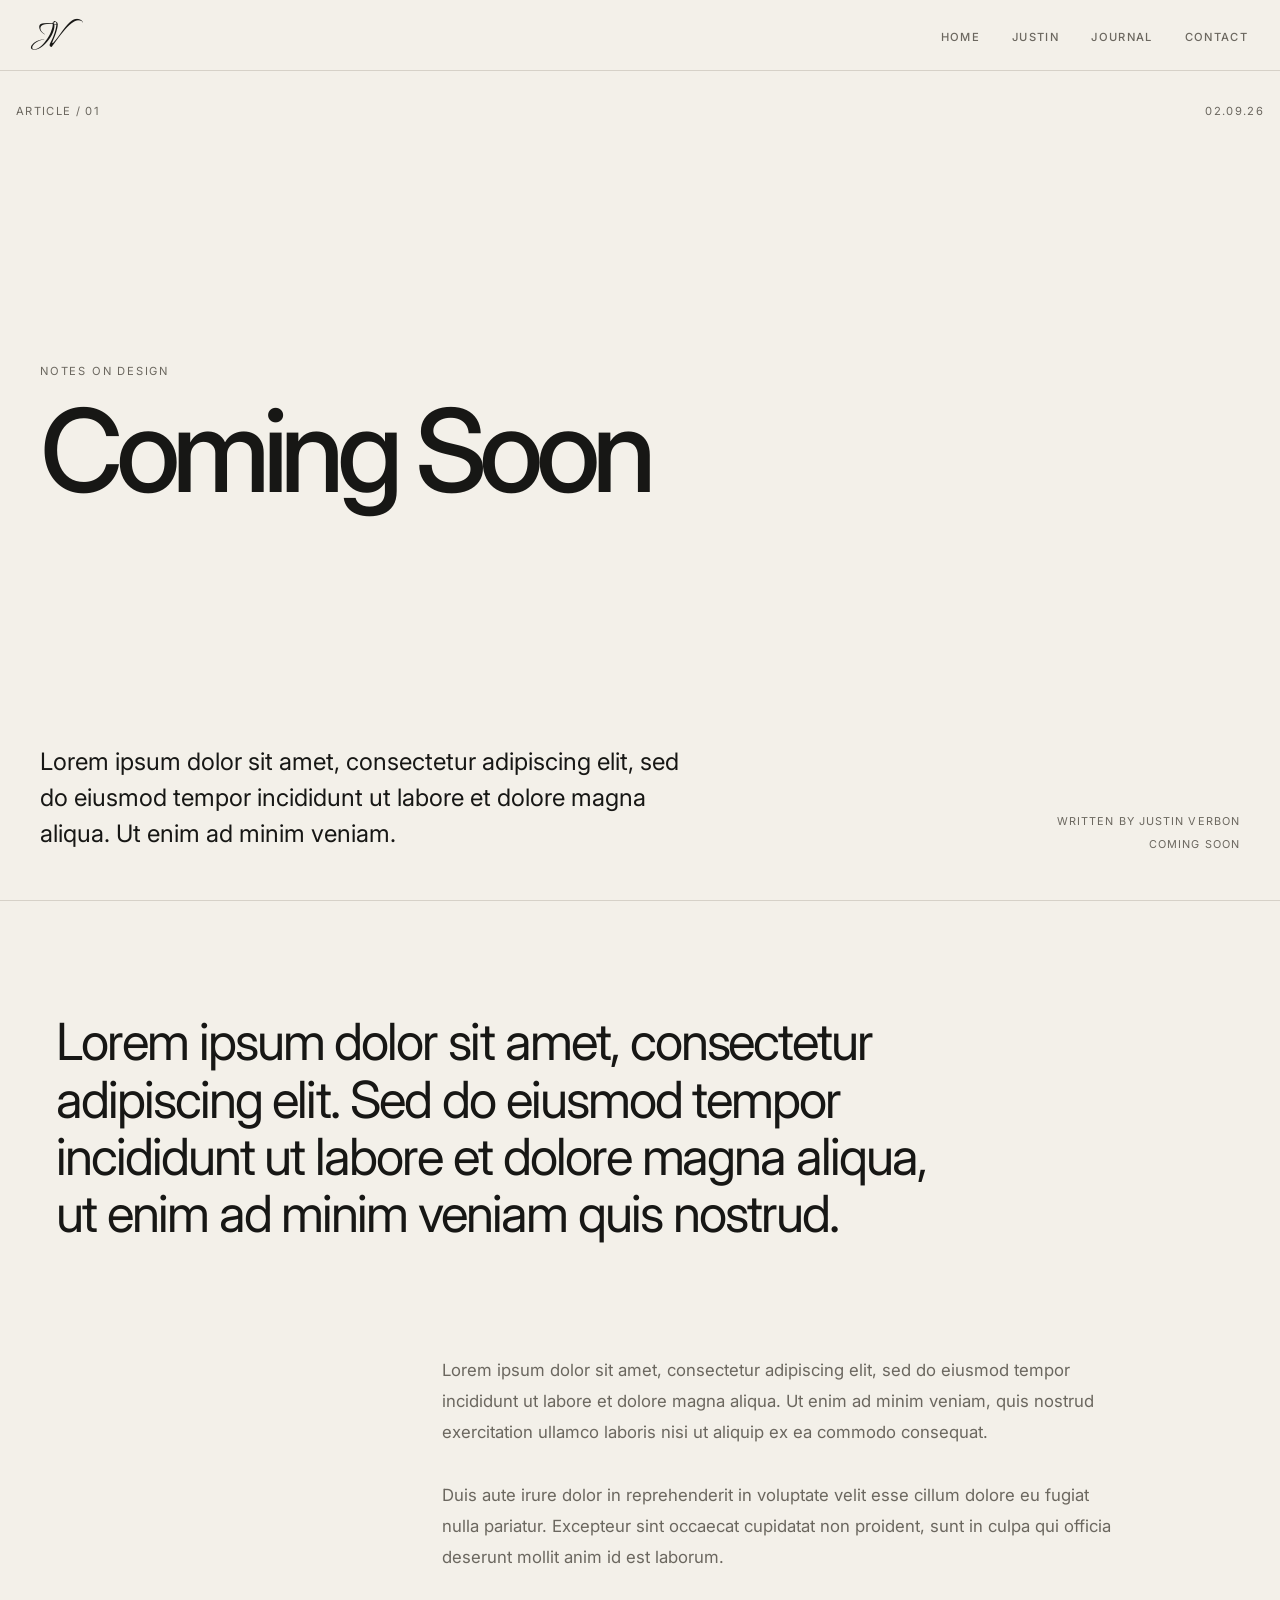
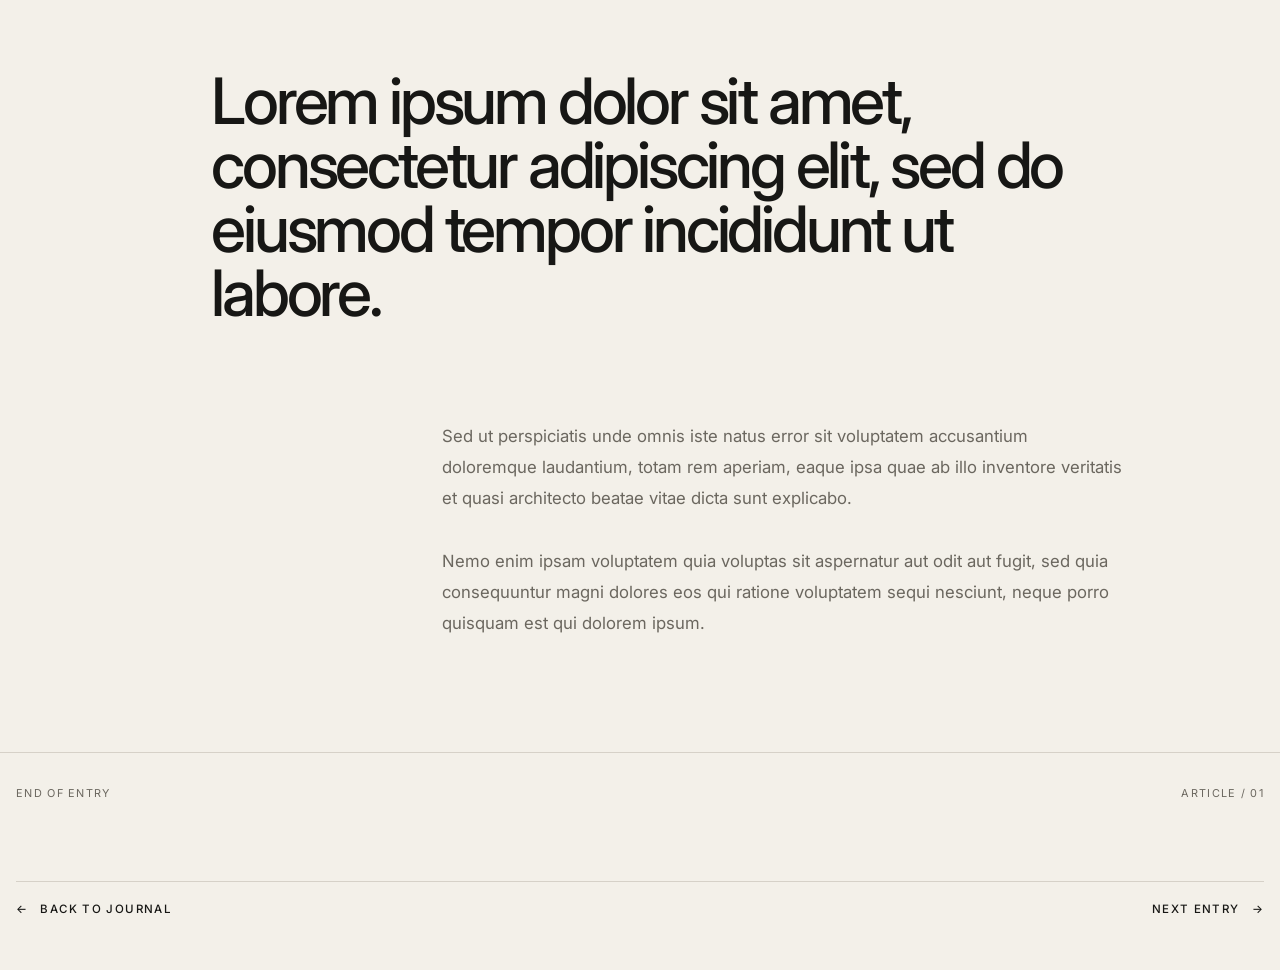
<file: journal/editorial-design.html>
<!DOCTYPE html>
<html lang="en">

<head>
    <meta charset="UTF-8">
    <meta name="viewport" content="width=device-width, initial-scale=1.0">

    <meta
        name="description"
        content="This journal entry is coming soon. Check back soon for the full entry."
    >

    <link
        rel="icon"
        href="data:image/svg+xml,<svg xmlns='http://www.w3.org/2000/svg' viewBox='0 0 100 100'><rect width='100' height='100' fill='%23681F2A'/><text x='50' y='72' font-size='55' font-family='Georgia, serif' fill='%23F3F0E9' text-anchor='middle'>JV</text></svg>"
    >

    <meta property="og:type" content="article">
    <meta property="og:title" content="Coming Soon - Justin Verbon">
    <meta property="og:description" content="This journal entry is coming soon. Check back soon for the full entry.">
    <meta property="og:image" content="../images/IMG_4485.jpeg">

    <title>Coming Soon - Justin Verbon</title>

    <link rel="preconnect" href="https://fonts.googleapis.com">
    <link rel="preconnect" href="https://fonts.gstatic.com" crossorigin>

    <link
        href="https://fonts.googleapis.com/css2?family=Inter:wght@100;400;500;600&family=The+Nautigal:wght@400;700&display=swap"
        rel="stylesheet"
    >

    <link rel="stylesheet" href="../styles/base.css">
    <link rel="stylesheet" href="../styles/components.css">
    <link rel="stylesheet" href="../styles/layout.css">
    <link rel="stylesheet" href="../styles/journal/entry.css">
</head>

<body>

    <a class="skip-link" href="#main-content">
        Skip to main content
    </a>

    <header class="site-header">
        <nav class="navbar" aria-label="Main navigation">

            <a
                class="brand"
                href="../index.html#home"
                aria-label="Justin Verbon - Home"
            >
                JV
            </a>

            <ul class="nav-links">
                <li><a href="../index.html#home">Home</a></li>
                <li><a href="../index.html#about">Justin</a></li>
                <li><a href="../journal.html" aria-current="page">Journal</a></li>
                <li><a href="../index.html#contact">Contact</a></li>
            </ul>

        </nav>
    </header>

    <main id="main-content">

        <article
            class="entry"
            aria-labelledby="entry-title"
        >

            <header class="entry-hero">

                <div class="entry-topline">
                    <p>Article / 01</p>

                    <time datetime="2026-09-02">
                        02.09.26
                    </time>
                </div>

                <div class="entry-heading">

                    <p class="entry-eyebrow">
                        Notes on design
                    </p>

                    <h1 id="entry-title">
                        Coming Soon
                    </h1>

                </div>

                <div class="entry-intro">

                    <p>
                        Lorem ipsum dolor sit amet, consectetur adipiscing
                        elit, sed do eiusmod tempor incididunt ut labore et
                        dolore magna aliqua. Ut enim ad minim veniam.
                    </p>

                    <div class="entry-details">
                        <span>Written by Justin Verbon</span>
                        <span>Coming Soon</span>
                    </div>

                </div>

            </header>


            <div class="entry-body">

                <p class="entry-lead">
                    Lorem ipsum dolor sit amet, consectetur adipiscing elit.
                    Sed do eiusmod tempor incididunt ut labore et dolore magna
                    aliqua, ut enim ad minim veniam quis nostrud.
                </p>


                <div class="entry-copy">

                    <p>
                        Lorem ipsum dolor sit amet, consectetur adipiscing
                        elit, sed do eiusmod tempor incididunt ut labore et
                        dolore magna aliqua. Ut enim ad minim veniam, quis
                        nostrud exercitation ullamco laboris nisi ut aliquip
                        ex ea commodo consequat.
                    </p>

                    <p>
                        Duis aute irure dolor in reprehenderit in voluptate
                        velit esse cillum dolore eu fugiat nulla pariatur.
                        Excepteur sint occaecat cupidatat non proident, sunt
                        in culpa qui officia deserunt mollit anim id est
                        laborum.
                    </p>

                    <blockquote>
                        Lorem ipsum dolor sit amet, consectetur adipiscing
                        elit, sed do eiusmod tempor incididunt ut labore.
                    </blockquote>

                    <p>
                        Sed ut perspiciatis unde omnis iste natus error sit
                        voluptatem accusantium doloremque laudantium, totam
                        rem aperiam, eaque ipsa quae ab illo inventore
                        veritatis et quasi architecto beatae vitae dicta sunt
                        explicabo.
                    </p>

                    <p>
                        Nemo enim ipsam voluptatem quia voluptas sit
                        aspernatur aut odit aut fugit, sed quia consequuntur
                        magni dolores eos qui ratione voluptatem sequi
                        nesciunt, neque porro quisquam est qui dolorem ipsum.
                    </p>

                </div>

            </div>


            <footer class="entry-footer">

                <div class="entry-footer-meta">
                    <p>End of Entry</p>
                    <p>Article / 01</p>
                </div>

                <nav
                    class="entry-navigation"
                    aria-label="Journal entry navigation"
                >

                    <a
                        class="entry-back"
                        href="../journal.html"
                    >
                        <span aria-hidden="true">←</span>
                        Back to Journal
                    </a>

                    <a
                        class="entry-next"
                        href="personal-website.html"
                    >
                        <span>Next Entry</span>
                        <span aria-hidden="true">→</span>
                    </a>

                </nav>

            </footer>

        </article>

    </main>

</body>

</html>
</file>
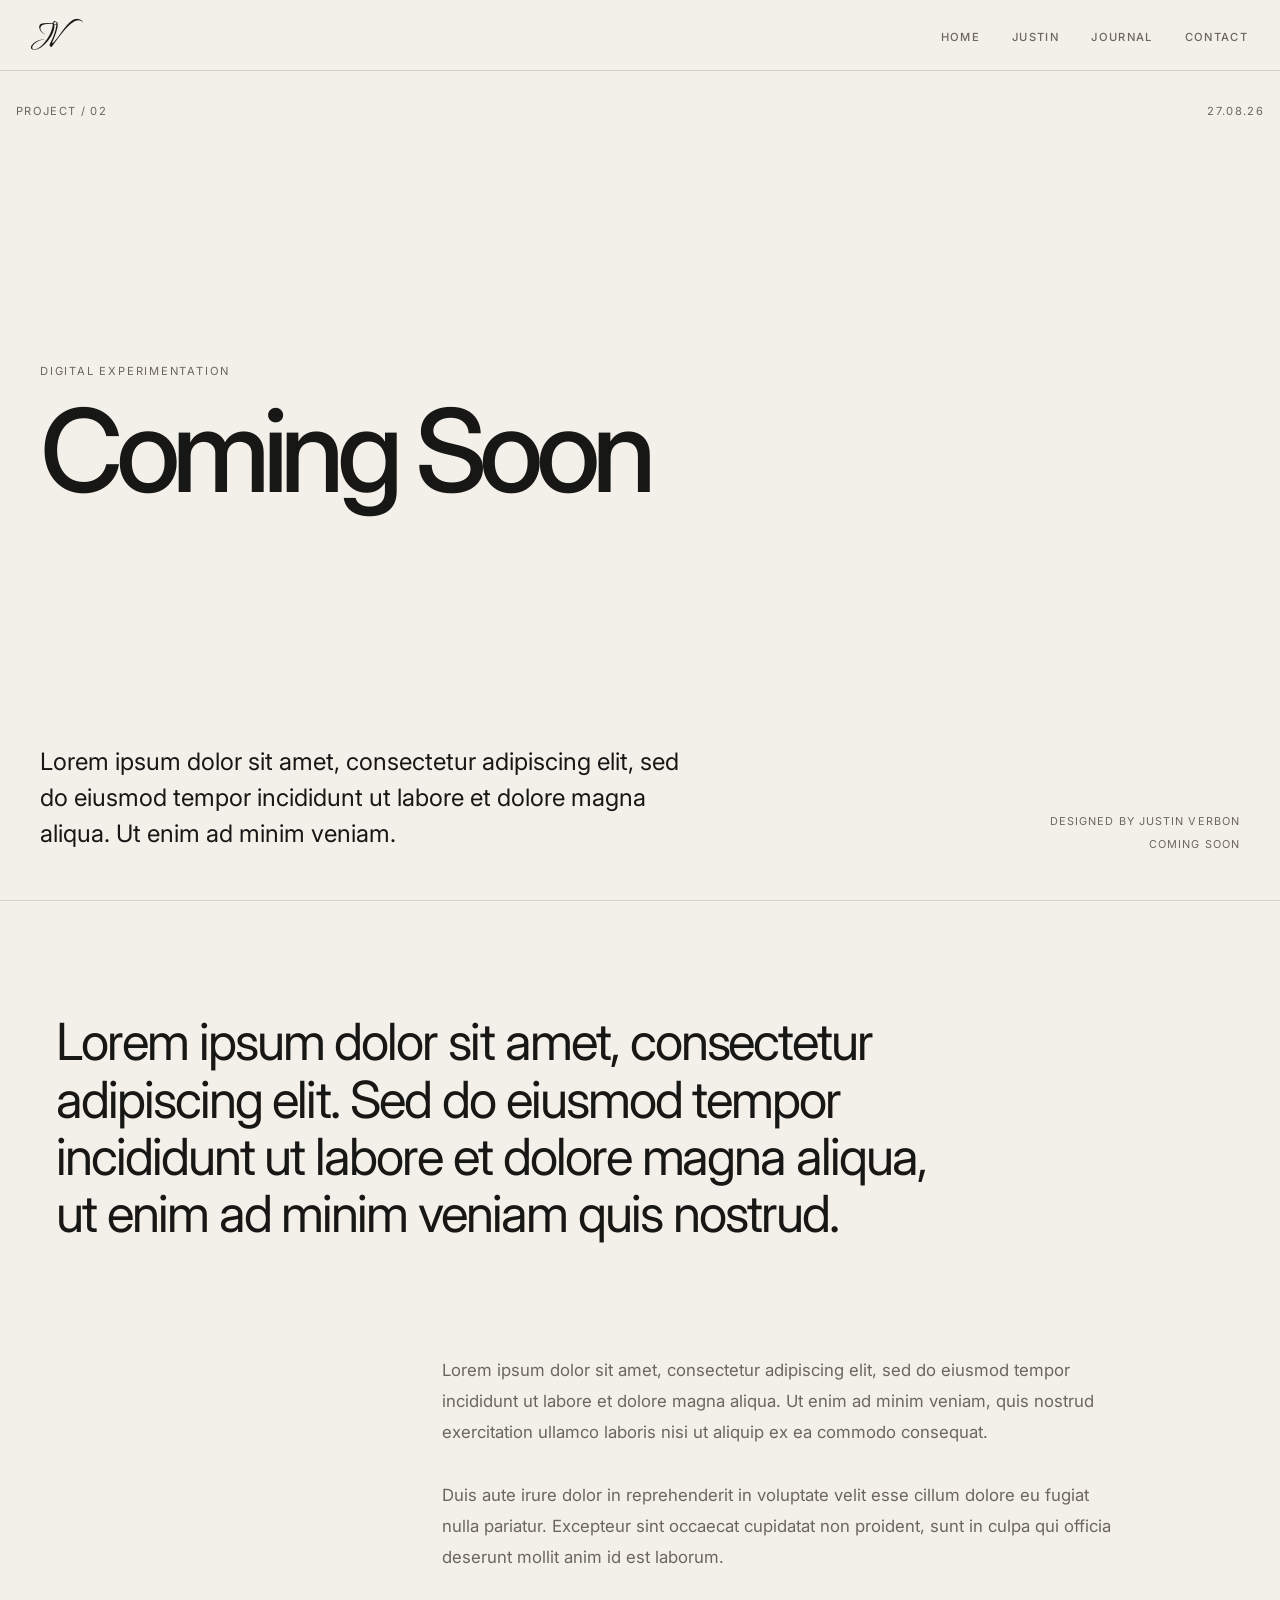
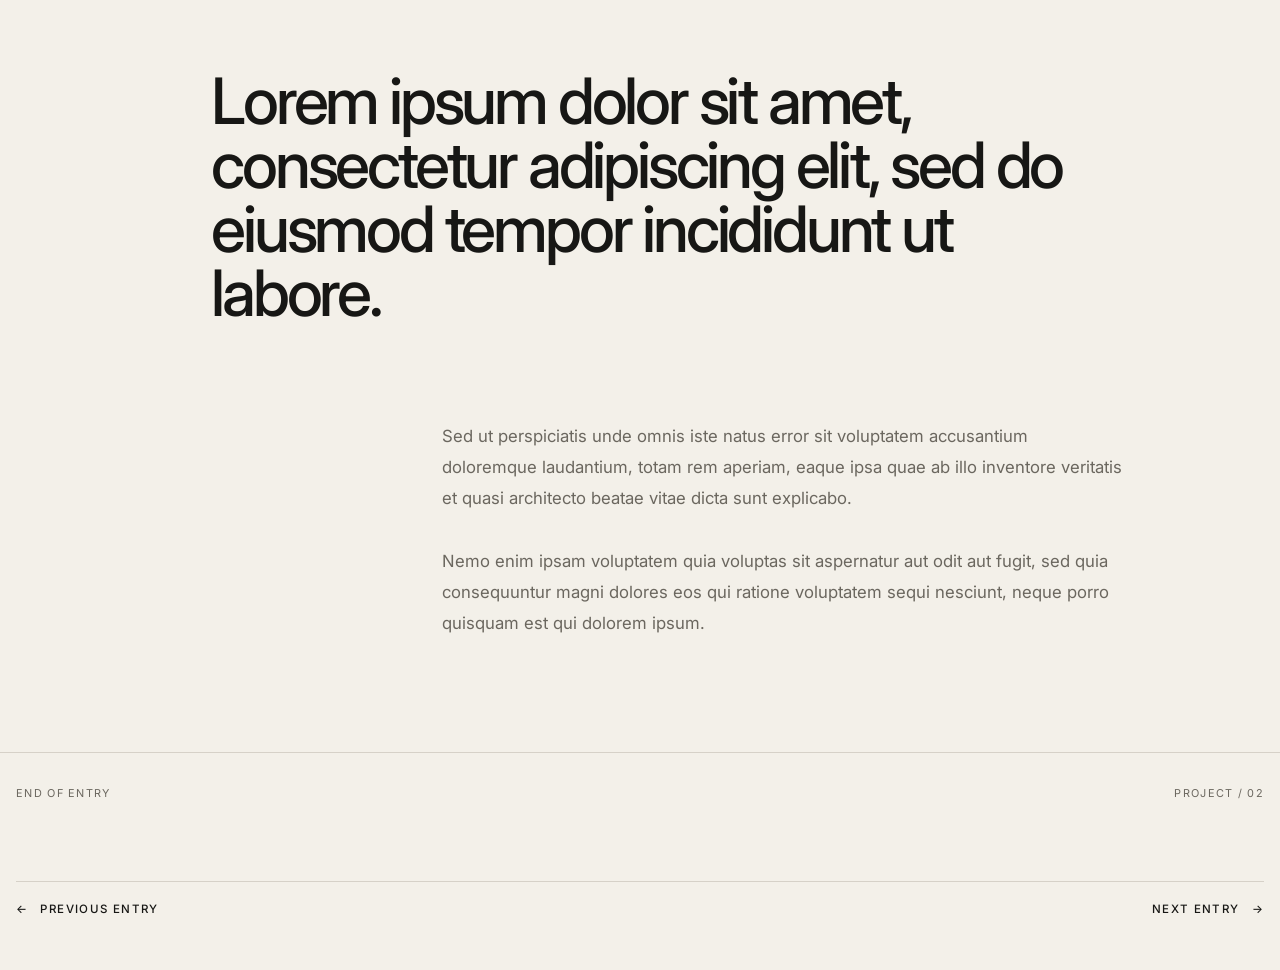
<file: journal/personal-website.html>
<!DOCTYPE html>
<html lang="en">

<head>
    <meta charset="UTF-8">
    <meta name="viewport" content="width=device-width, initial-scale=1.0">

    <meta
        name="description"
        content="This journal entry is coming soon. Check back soon for the full entry."
    >

    <link
        rel="icon"
        href="data:image/svg+xml,<svg xmlns='http://www.w3.org/2000/svg' viewBox='0 0 100 100'><rect width='100' height='100' fill='%23681F2A'/><text x='50' y='72' font-size='55' font-family='Georgia, serif' fill='%23F3F0E9' text-anchor='middle'>JV</text></svg>"
    >

    <meta property="og:type" content="article">
    <meta property="og:title" content="Coming Soon - Justin Verbon">
    <meta property="og:description" content="This journal entry is coming soon. Check back soon for the full entry.">
    <meta property="og:image" content="../images/IMG_4485.jpeg">

    <title>Coming Soon - Justin Verbon</title>

    <link rel="preconnect" href="https://fonts.googleapis.com">
    <link rel="preconnect" href="https://fonts.gstatic.com" crossorigin>

    <link
        href="https://fonts.googleapis.com/css2?family=Inter:wght@100;400;500;600&family=The+Nautigal:wght@400;700&display=swap"
        rel="stylesheet"
    >

    <link rel="stylesheet" href="../styles/base.css">
    <link rel="stylesheet" href="../styles/components.css">
    <link rel="stylesheet" href="../styles/layout.css">
    <link rel="stylesheet" href="../styles/journal/entry.css">
</head>

<body>

    <a class="skip-link" href="#main-content">
        Skip to main content
    </a>

    <header class="site-header">

        <nav class="navbar" aria-label="Main navigation">

            <a
                class="brand"
                href="../index.html#home"
                aria-label="Justin Verbon - Home"
            >
                JV
            </a>

            <ul class="nav-links">
                <li>
                    <a href="../index.html#home">Home</a>
                </li>

                <li>
                    <a href="../index.html#about">Justin</a>
                </li>

                <li>
                    <a href="../journal.html" aria-current="page">Journal</a>
                </li>

                <li>
                    <a href="../index.html#contact">Contact</a>
                </li>
            </ul>

        </nav>

    </header>


    <main id="main-content">

        <article
            class="entry"
            aria-labelledby="entry-title"
        >

            <header class="entry-hero">

                <div class="entry-topline">

                    <p>
                        Project / 02
                    </p>

                    <time datetime="2026-08-27">
                        27.08.26
                    </time>

                </div>


                <div class="entry-heading">

                    <p class="entry-eyebrow">
                        Digital experimentation
                    </p>

                    <h1 id="entry-title">
                        Coming Soon
                    </h1>

                </div>


                <div class="entry-intro">

                    <p>
                        Lorem ipsum dolor sit amet, consectetur adipiscing
                        elit, sed do eiusmod tempor incididunt ut labore et
                        dolore magna aliqua. Ut enim ad minim veniam.
                    </p>

                    <div class="entry-details">
                        <span>Designed by Justin Verbon</span>
                        <span>Coming Soon</span>
                    </div>

                </div>

            </header>


            <div class="entry-body">

                <p class="entry-lead">
                    Lorem ipsum dolor sit amet, consectetur adipiscing elit.
                    Sed do eiusmod tempor incididunt ut labore et dolore magna
                    aliqua, ut enim ad minim veniam quis nostrud.
                </p>


                <div class="entry-copy">

                    <p>
                        Lorem ipsum dolor sit amet, consectetur adipiscing
                        elit, sed do eiusmod tempor incididunt ut labore et
                        dolore magna aliqua. Ut enim ad minim veniam, quis
                        nostrud exercitation ullamco laboris nisi ut aliquip
                        ex ea commodo consequat.
                    </p>

                    <p>
                        Duis aute irure dolor in reprehenderit in voluptate
                        velit esse cillum dolore eu fugiat nulla pariatur.
                        Excepteur sint occaecat cupidatat non proident, sunt
                        in culpa qui officia deserunt mollit anim id est
                        laborum.
                    </p>

                    <blockquote>
                        Lorem ipsum dolor sit amet, consectetur adipiscing
                        elit, sed do eiusmod tempor incididunt ut labore.
                    </blockquote>

                    <p>
                        Sed ut perspiciatis unde omnis iste natus error sit
                        voluptatem accusantium doloremque laudantium, totam
                        rem aperiam, eaque ipsa quae ab illo inventore
                        veritatis et quasi architecto beatae vitae dicta sunt
                        explicabo.
                    </p>

                    <p>
                        Nemo enim ipsam voluptatem quia voluptas sit
                        aspernatur aut odit aut fugit, sed quia consequuntur
                        magni dolores eos qui ratione voluptatem sequi
                        nesciunt, neque porro quisquam est qui dolorem ipsum.
                    </p>

                </div>

            </div>


            <footer class="entry-footer">

                <div class="entry-footer-meta">

                    <p>
                        End of Entry
                    </p>

                    <p>
                        Project / 02
                    </p>

                </div>


                <nav
                    class="entry-navigation"
                    aria-label="Journal entry navigation"
                >

                    <a
                        class="entry-back"
                        href="editorial-design.html"
                    >
                        <span aria-hidden="true">←</span>
                        <span>Previous Entry</span>
                    </a>

                    <a
                        class="entry-next"
                        href="art-fashion-tech.html"
                    >
                        <span>Next Entry</span>
                        <span aria-hidden="true">→</span>
                    </a>

                </nav>

            </footer>

        </article>

    </main>

</body>

</html>
</file>
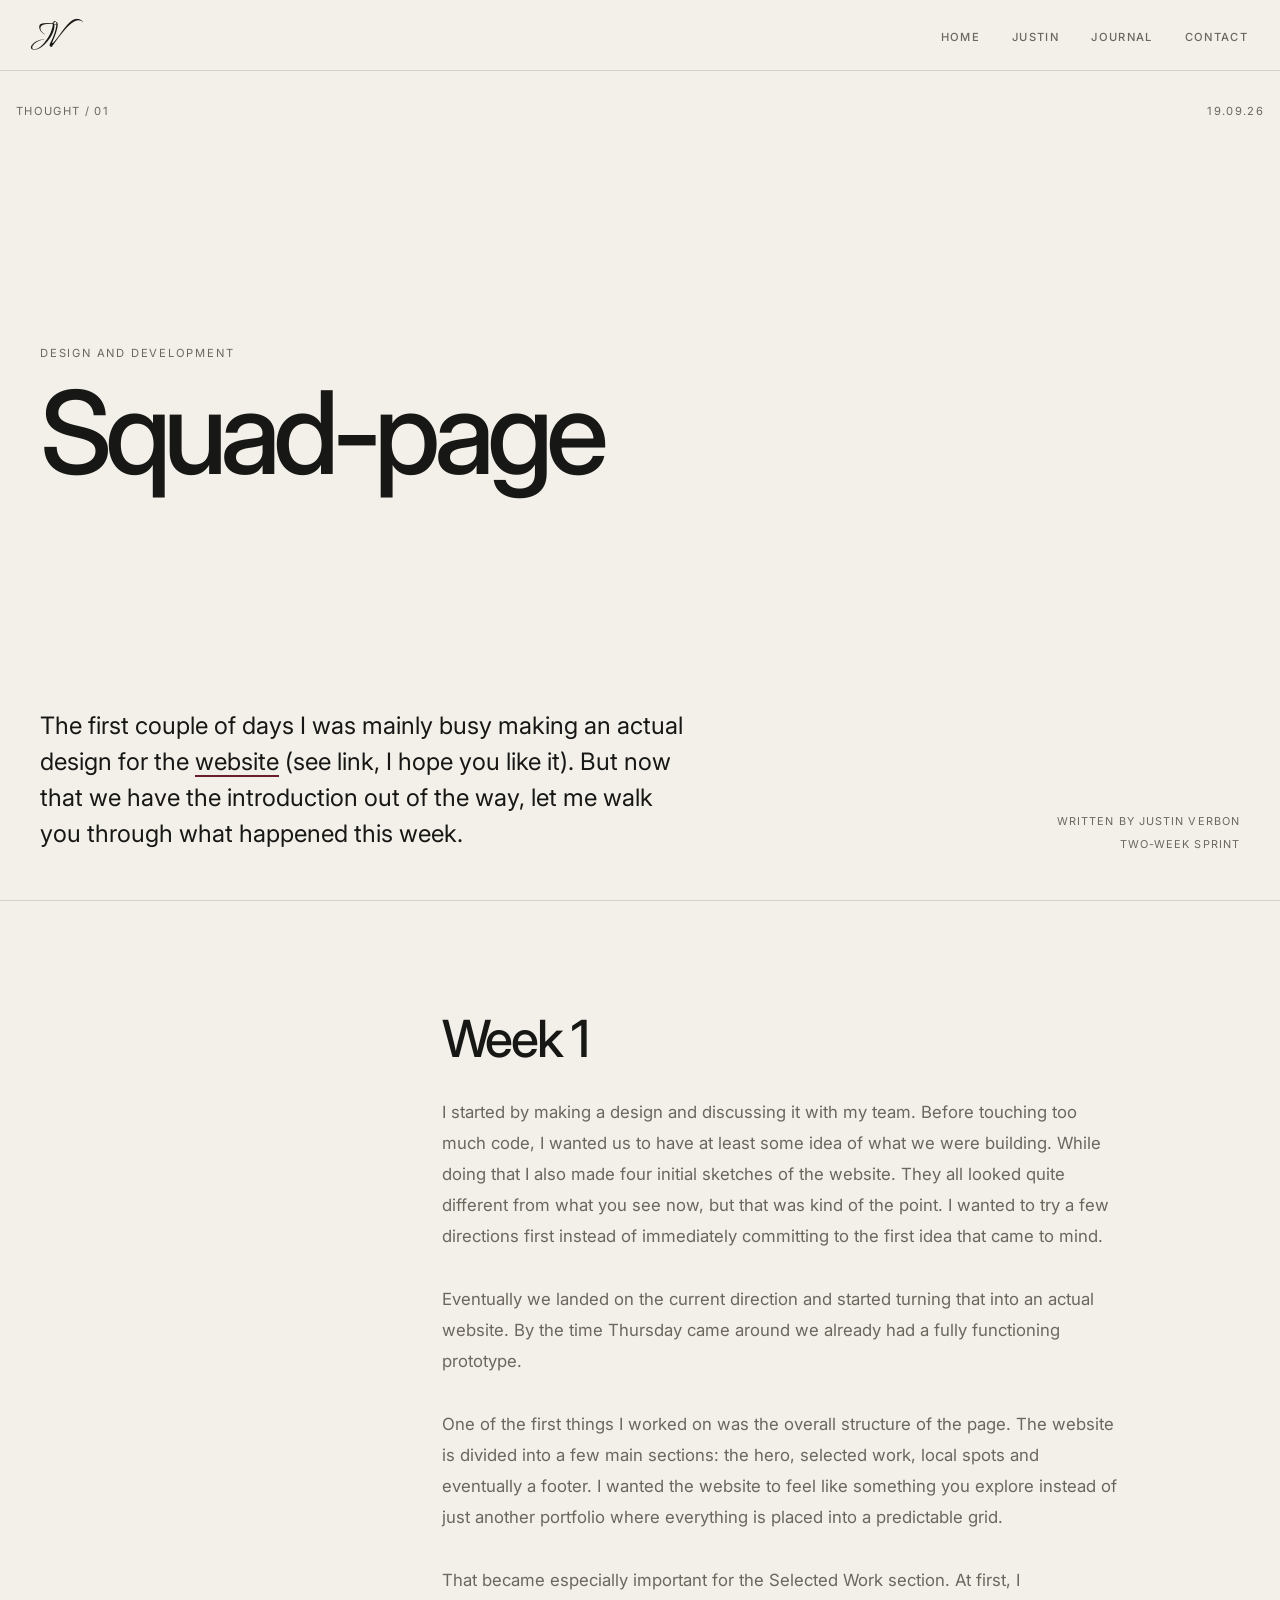
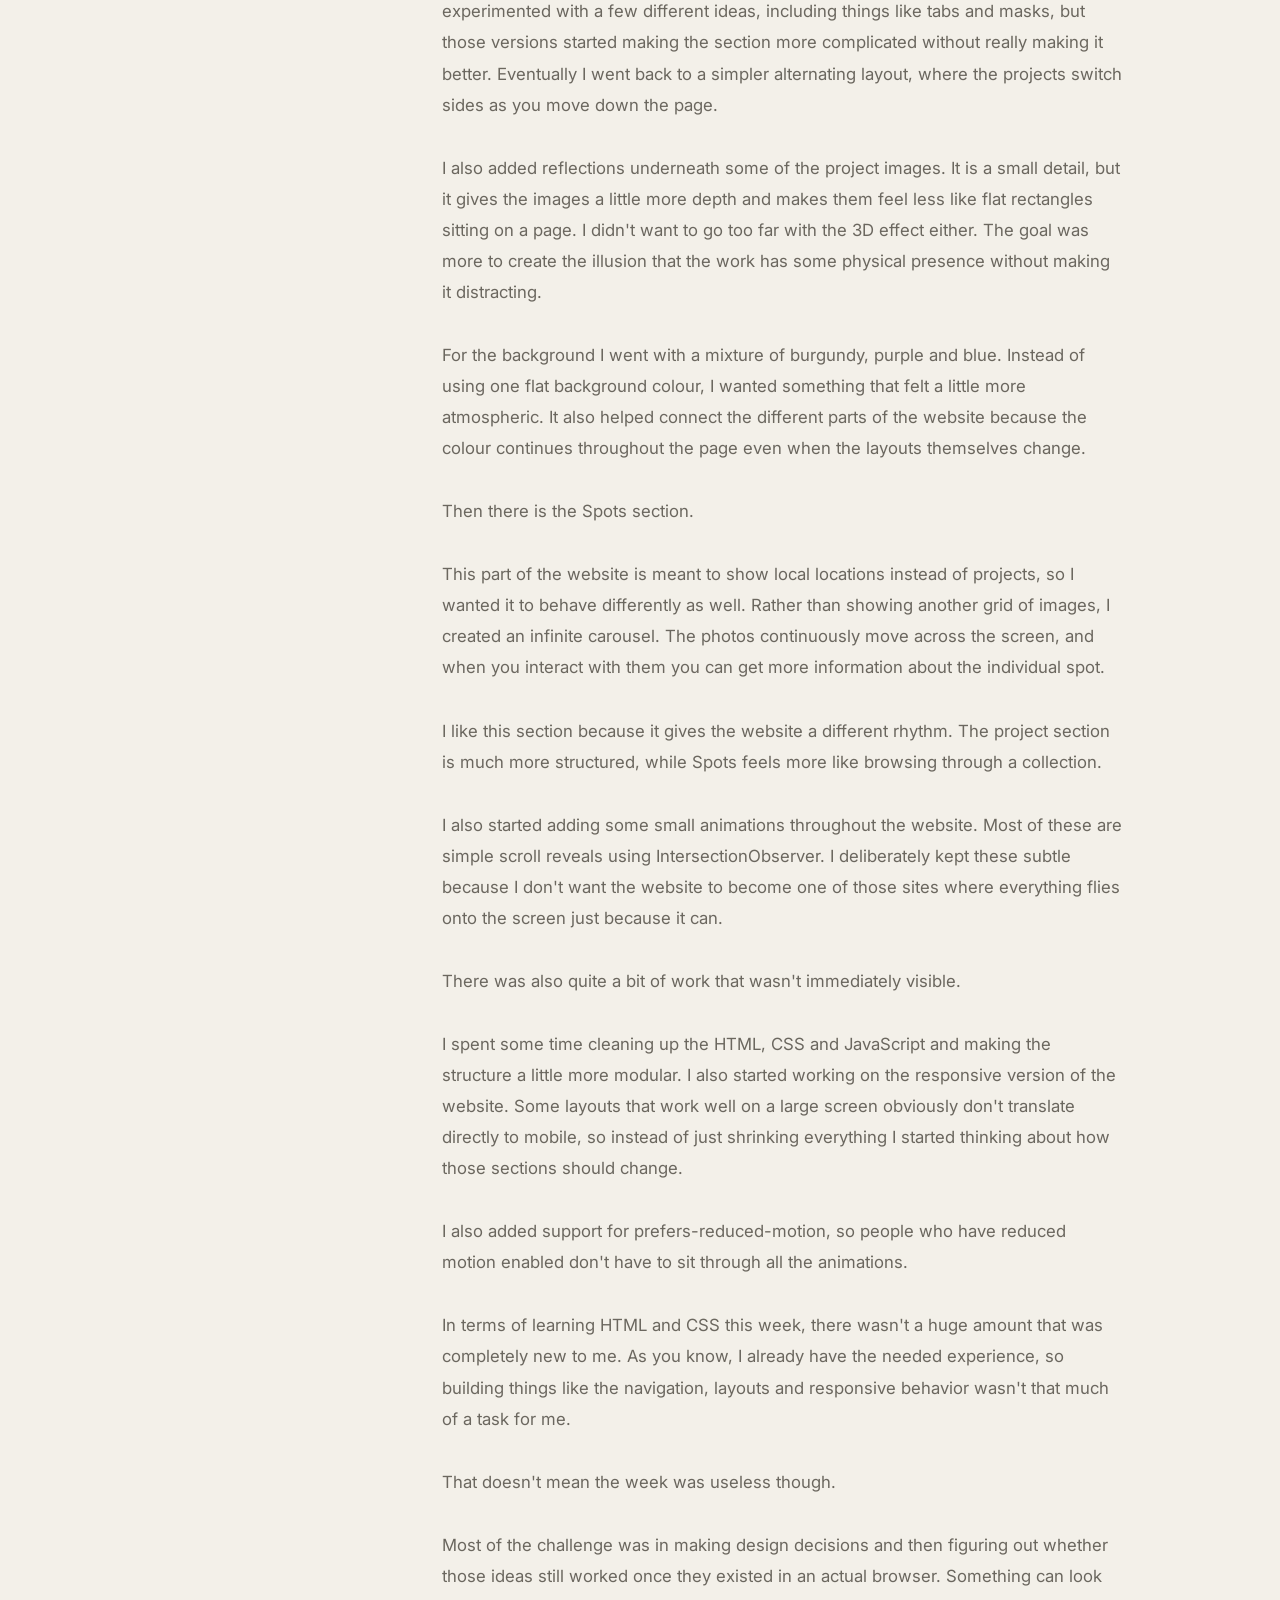
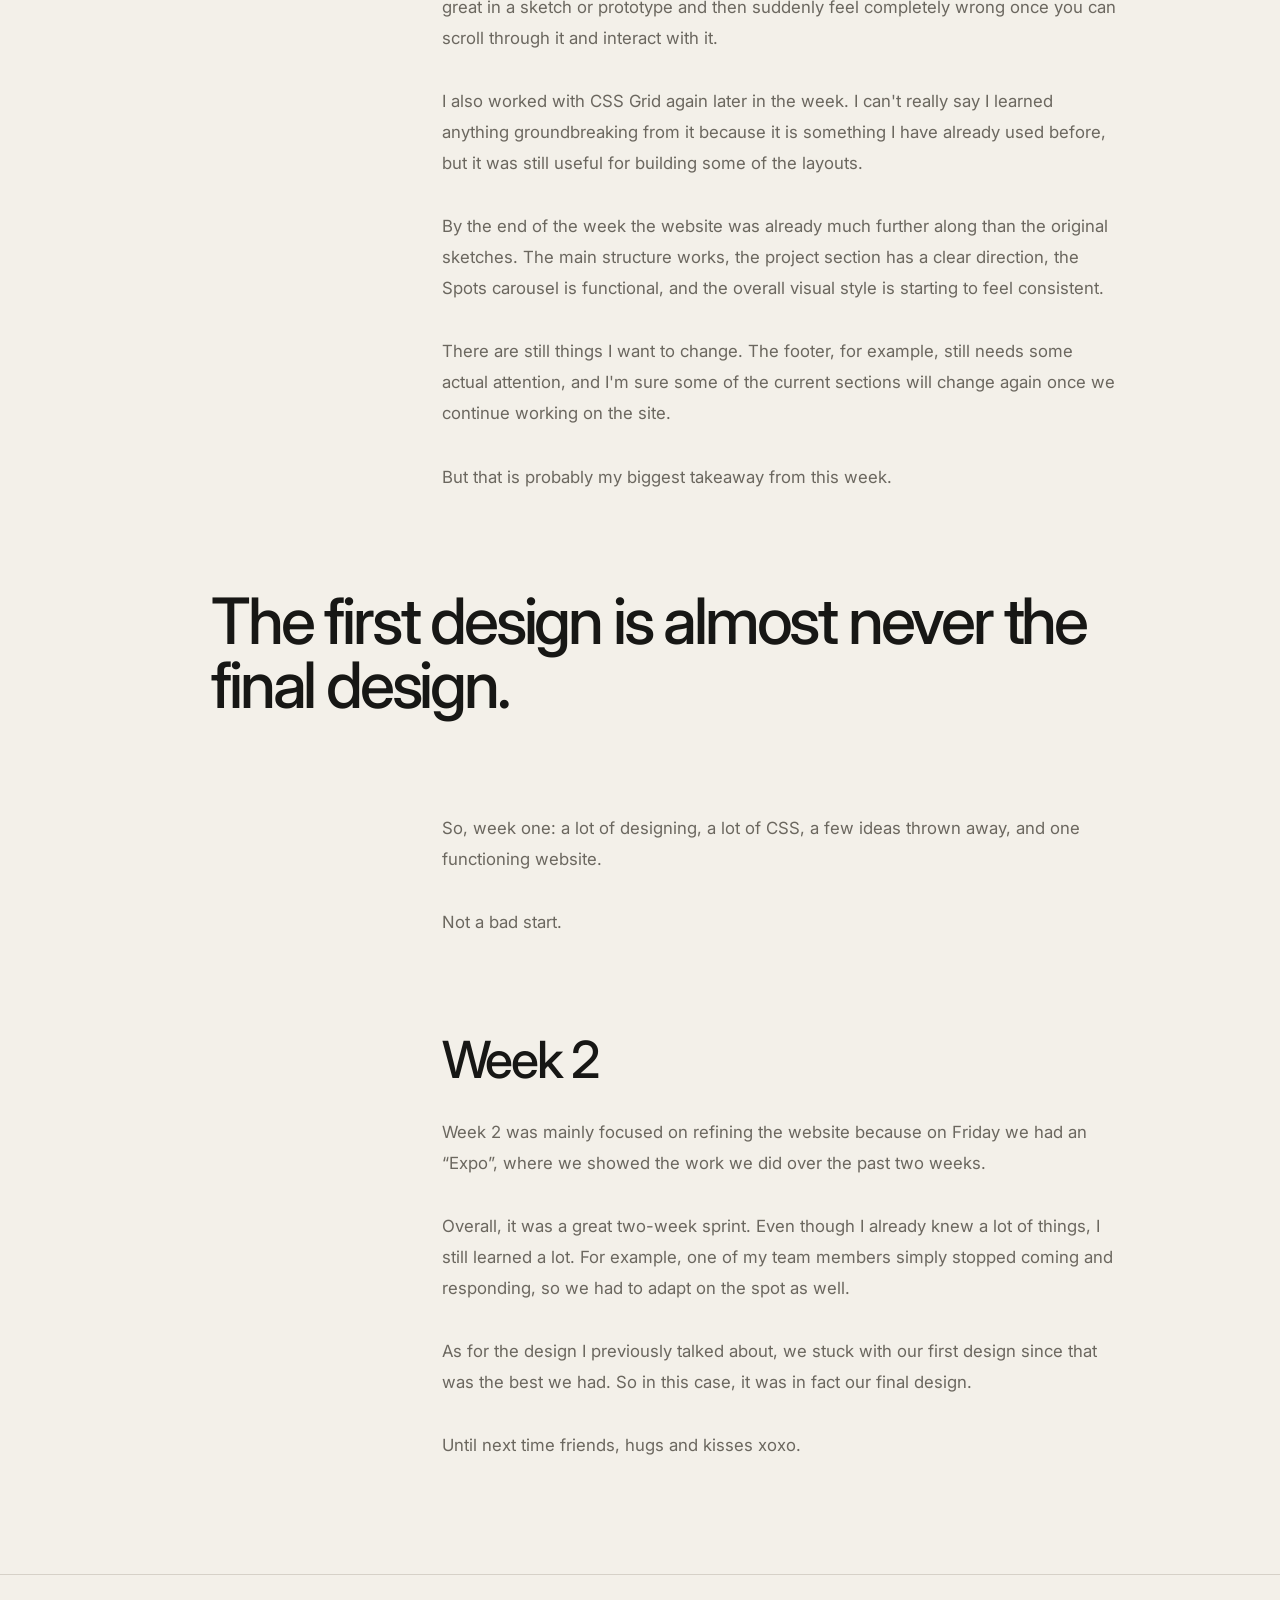
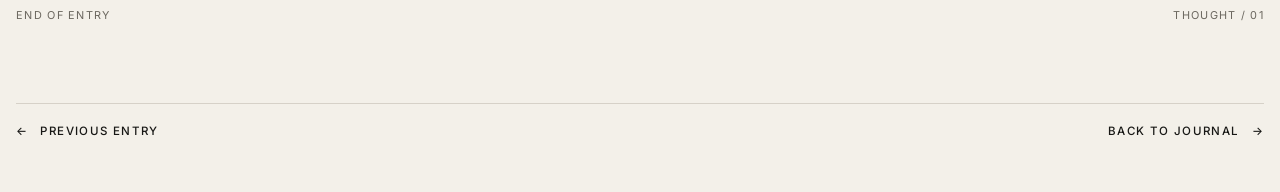
<file: journal/squad-page.html>
<!DOCTYPE html>
<html lang="en">

<head>
    <meta charset="UTF-8">
    <meta name="viewport" content="width=device-width, initial-scale=1.0">

    <meta
        name="description"
        content="A two-week look at designing and building a squad page, from early sketches to a functioning responsive website."
    >

    <link
        rel="icon"
        href="data:image/svg+xml,<svg xmlns='http://www.w3.org/2000/svg' viewBox='0 0 100 100'><rect width='100' height='100' fill='%23681F2A'/><text x='50' y='72' font-size='55' font-family='Georgia, serif' fill='%23F3F0E9' text-anchor='middle'>JV</text></svg>"
    >

    <meta property="og:type" content="article">
    <meta property="og:title" content="Squad-page - Justin Verbon">
    <meta property="og:description" content="A two-week look at designing and building a squad page, from early sketches to a functioning responsive website.">
    <meta property="og:image" content="../images/IMG_4485.jpeg">

    <title>Squad-page - Justin Verbon</title>

    <link rel="preconnect" href="https://fonts.googleapis.com">
    <link rel="preconnect" href="https://fonts.gstatic.com" crossorigin>

    <link
        href="https://fonts.googleapis.com/css2?family=Inter:wght@100;400;500;600&family=The+Nautigal:wght@400;700&display=swap"
        rel="stylesheet"
    >

    <link rel="stylesheet" href="../styles/base.css">
    <link rel="stylesheet" href="../styles/components.css">
    <link rel="stylesheet" href="../styles/layout.css">
    <link rel="stylesheet" href="../styles/journal/entry.css">
</head>

<body>

    <a class="skip-link" href="#main-content">
        Skip to main content
    </a>

    <header class="site-header">

        <nav class="navbar" aria-label="Main navigation">

            <a
                class="brand"
                href="../index.html#home"
                aria-label="Justin Verbon - Home"
            >
                JV
            </a>

            <ul class="nav-links">
                <li><a href="../index.html#home">Home</a></li>
                <li><a href="../index.html#about">Justin</a></li>
                <li>
                    <a href="../journal.html" aria-current="page">Journal</a>
                </li>
                <li><a href="../index.html#contact">Contact</a></li>
            </ul>

        </nav>

    </header>


    <main id="main-content">

        <article class="entry" aria-labelledby="entry-title">

            <header class="entry-hero">

                <div class="entry-topline">
                    <p>Thought / 01</p>
                    <time datetime="2026-09-19">19.09.26</time>
                </div>

                <div class="entry-heading">
                    <p class="entry-eyebrow">Design and development</p>
                    <h1 id="entry-title">Squad-page</h1>
                </div>

                <div class="entry-intro">

                    <p>
                        The first couple of days I was mainly busy making an
                        actual design for the
                        <a
                            href="https://justinverbon1234.github.io/your-tribe-squad-page/"
                            target="_blank"
                            rel="noopener noreferrer"
                        >website</a>
                        (see link, I hope you like it). But now that we have the
                        introduction out of the way, let me walk you through
                        what happened this week.
                    </p>

                    <div class="entry-details">
                        <span>Written by Justin Verbon</span>
                        <span>Two-week sprint</span>
                    </div>

                </div>

            </header>


            <div class="entry-body">

                <div class="entry-copy">

                    <h2>Week 1</h2>

                    <p>
                        I started by making a design and discussing it with my
                        team. Before touching too much code, I wanted us to have
                        at least some idea of what we were building. While doing
                        that I also made four initial sketches of the website.
                        They all looked quite different from what you see now,
                        but that was kind of the point. I wanted to try a few
                        directions first instead of immediately committing to
                        the first idea that came to mind.
                    </p>

                    <p>
                        Eventually we landed on the current direction and
                        started turning that into an actual website. By the time
                        Thursday came around we already had a fully functioning
                        prototype.
                    </p>

                    <p>
                        One of the first things I worked on was the overall
                        structure of the page. The website is divided into a few
                        main sections: the hero, selected work, local spots and
                        eventually a footer. I wanted the website to feel like
                        something you explore instead of just another portfolio
                        where everything is placed into a predictable grid.
                    </p>

                    <p>
                        That became especially important for the Selected Work
                        section. At first, I experimented with a few different
                        ideas, including things like tabs and masks, but those
                        versions started making the section more complicated
                        without really making it better. Eventually I went back
                        to a simpler alternating layout, where the projects
                        switch sides as you move down the page.
                    </p>

                    <p>
                        I also added reflections underneath some of the project
                        images. It is a small detail, but it gives the images a
                        little more depth and makes them feel less like flat
                        rectangles sitting on a page. I didn't want to go too
                        far with the 3D effect either. The goal was more to
                        create the illusion that the work has some physical
                        presence without making it distracting.
                    </p>

                    <p>
                        For the background I went with a mixture of burgundy,
                        purple and blue. Instead of using one flat background
                        colour, I wanted something that felt a little more
                        atmospheric. It also helped connect the different parts
                        of the website because the colour continues throughout
                        the page even when the layouts themselves change.
                    </p>

                    <p>Then there is the Spots section.</p>

                    <p>
                        This part of the website is meant to show local
                        locations instead of projects, so I wanted it to behave
                        differently as well. Rather than showing another grid of
                        images, I created an infinite carousel. The photos
                        continuously move across the screen, and when you
                        interact with them you can get more information about
                        the individual spot.
                    </p>

                    <p>
                        I like this section because it gives the website a
                        different rhythm. The project section is much more
                        structured, while Spots feels more like browsing through
                        a collection.
                    </p>

                    <p>
                        I also started adding some small animations throughout
                        the website. Most of these are simple scroll reveals
                        using IntersectionObserver. I deliberately kept these
                        subtle because I don't want the website to become one of
                        those sites where everything flies onto the screen just
                        because it can.
                    </p>

                    <p>
                        There was also quite a bit of work that wasn't
                        immediately visible.
                    </p>

                    <p>
                        I spent some time cleaning up the HTML, CSS and
                        JavaScript and making the structure a little more
                        modular. I also started working on the responsive version
                        of the website. Some layouts that work well on a large
                        screen obviously don't translate directly to mobile, so
                        instead of just shrinking everything I started thinking
                        about how those sections should change.
                    </p>

                    <p>
                        I also added support for prefers-reduced-motion, so
                        people who have reduced motion enabled don't have to sit
                        through all the animations.
                    </p>

                    <p>
                        In terms of learning HTML and CSS this week, there wasn't
                        a huge amount that was completely new to me. As you know,
                        I already have the needed experience, so building things
                        like the navigation, layouts and responsive behavior
                        wasn't that much of a task for me.
                    </p>

                    <p>That doesn't mean the week was useless though.</p>

                    <p>
                        Most of the challenge was in making design decisions and
                        then figuring out whether those ideas still worked once
                        they existed in an actual browser. Something can look
                        great in a sketch or prototype and then suddenly feel
                        completely wrong once you can scroll through it and
                        interact with it.
                    </p>

                    <p>
                        I also worked with CSS Grid again later in the week. I
                        can't really say I learned anything groundbreaking from
                        it because it is something I have already used before,
                        but it was still useful for building some of the layouts.
                    </p>

                    <p>
                        By the end of the week the website was already much
                        further along than the original sketches. The main
                        structure works, the project section has a clear
                        direction, the Spots carousel is functional, and the
                        overall visual style is starting to feel consistent.
                    </p>

                    <p>
                        There are still things I want to change. The footer, for
                        example, still needs some actual attention, and I'm sure
                        some of the current sections will change again once we
                        continue working on the site.
                    </p>

                    <p>But that is probably my biggest takeaway from this week.</p>

                    <blockquote>
                        The first design is almost never the final design.
                    </blockquote>

                    <p>
                        So, week one: a lot of designing, a lot of CSS, a few
                        ideas thrown away, and one functioning website.
                    </p>

                    <p>Not a bad start.</p>

                    <h2>Week 2</h2>

                    <p>
                        Week 2 was mainly focused on refining the website
                        because on Friday we had an “Expo”, where we showed the
                        work we did over the past two weeks.
                    </p>

                    <p>
                        Overall, it was a great two-week sprint. Even though I
                        already knew a lot of things, I still learned a lot. For
                        example, one of my team members simply stopped coming
                        and responding, so we had to adapt on the spot as well.
                    </p>

                    <p>
                        As for the design I previously talked about, we stuck
                        with our first design since that was the best we had. So
                        in this case, it was in fact our final design.
                    </p>

                    <p>
                        Until next time friends, hugs and kisses xoxo.
                    </p>

                </div>

            </div>


            <footer class="entry-footer">

                <div class="entry-footer-meta">
                    <p>End of Entry</p>
                    <p>Thought / 01</p>
                </div>

                <nav
                    class="entry-navigation"
                    aria-label="Journal entry navigation"
                >

                    <a class="entry-back" href="art-fashion-tech.html">
                        <span aria-hidden="true">←</span>
                        <span>Previous Entry</span>
                    </a>

                    <a class="entry-next" href="../journal.html">
                        <span>Back to Journal</span>
                        <span aria-hidden="true">→</span>
                    </a>

                </nav>

            </footer>

        </article>

    </main>

</body>

</html>
</file>
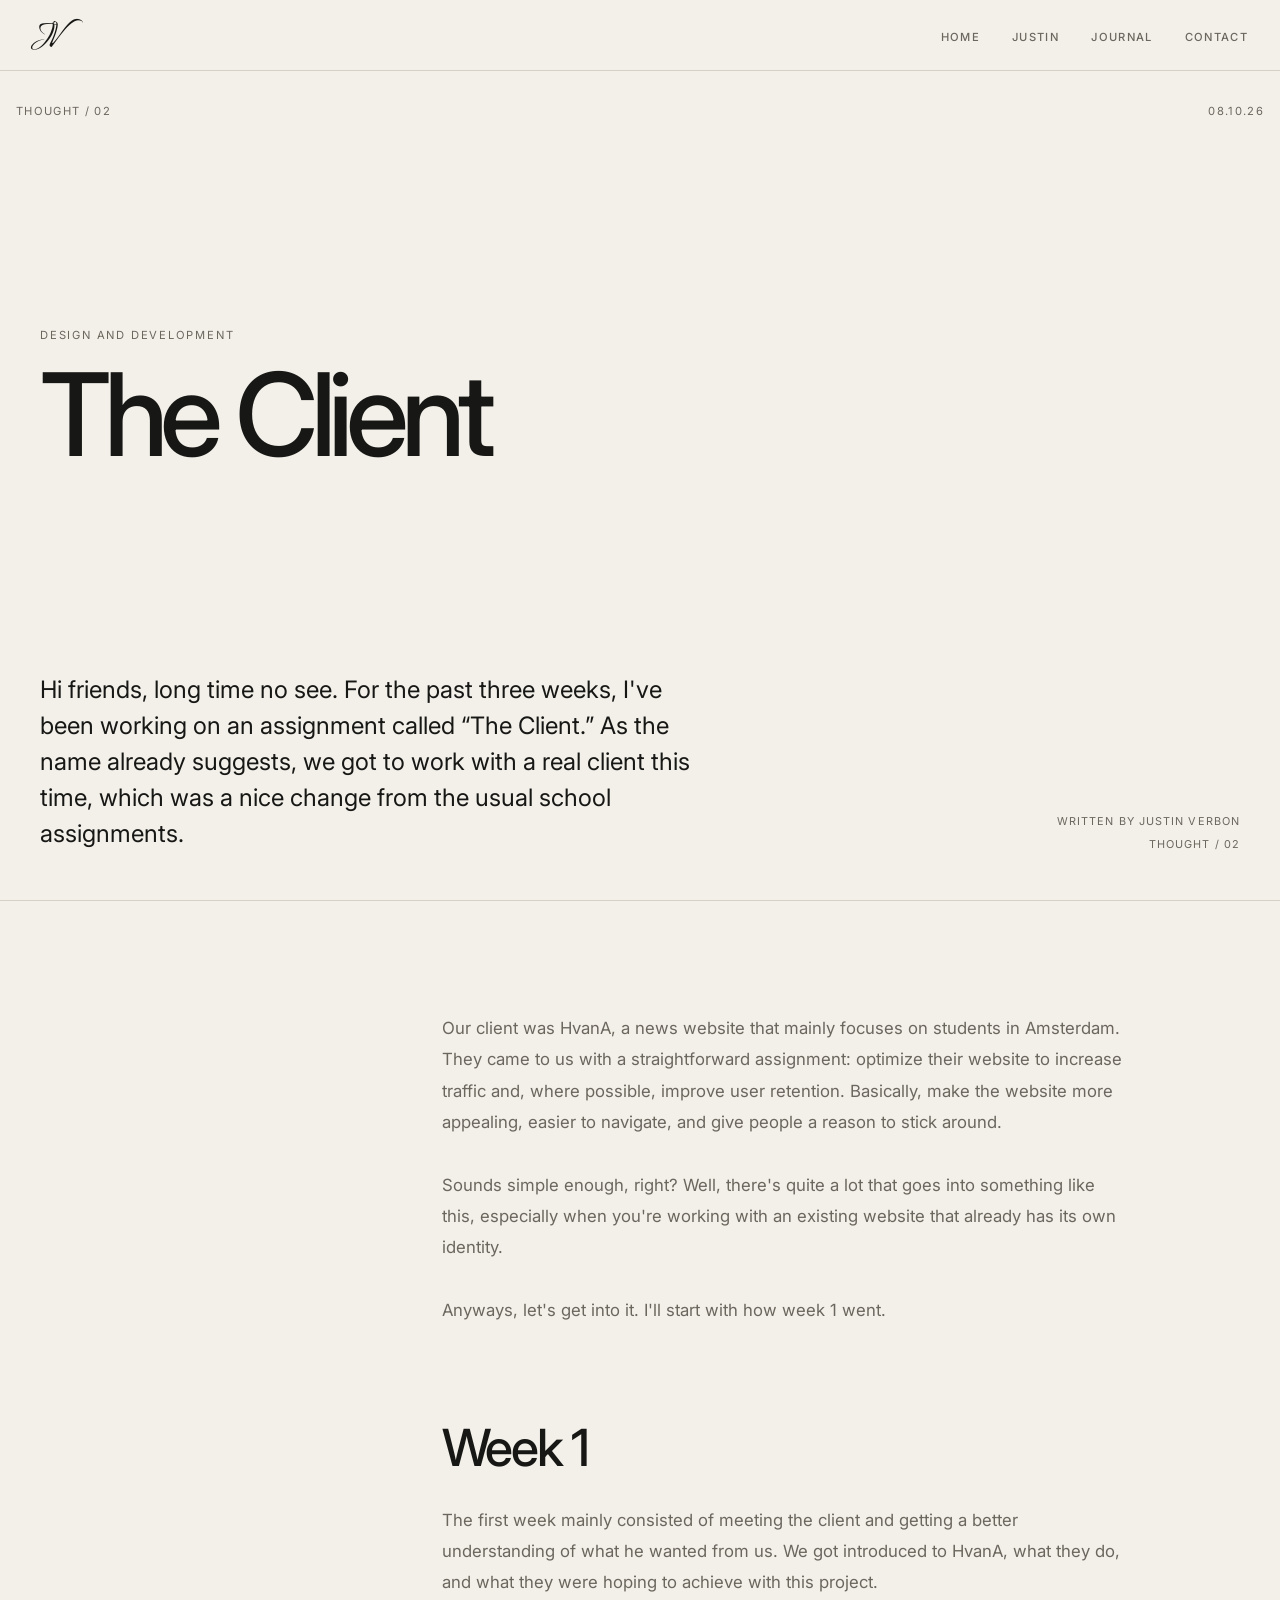
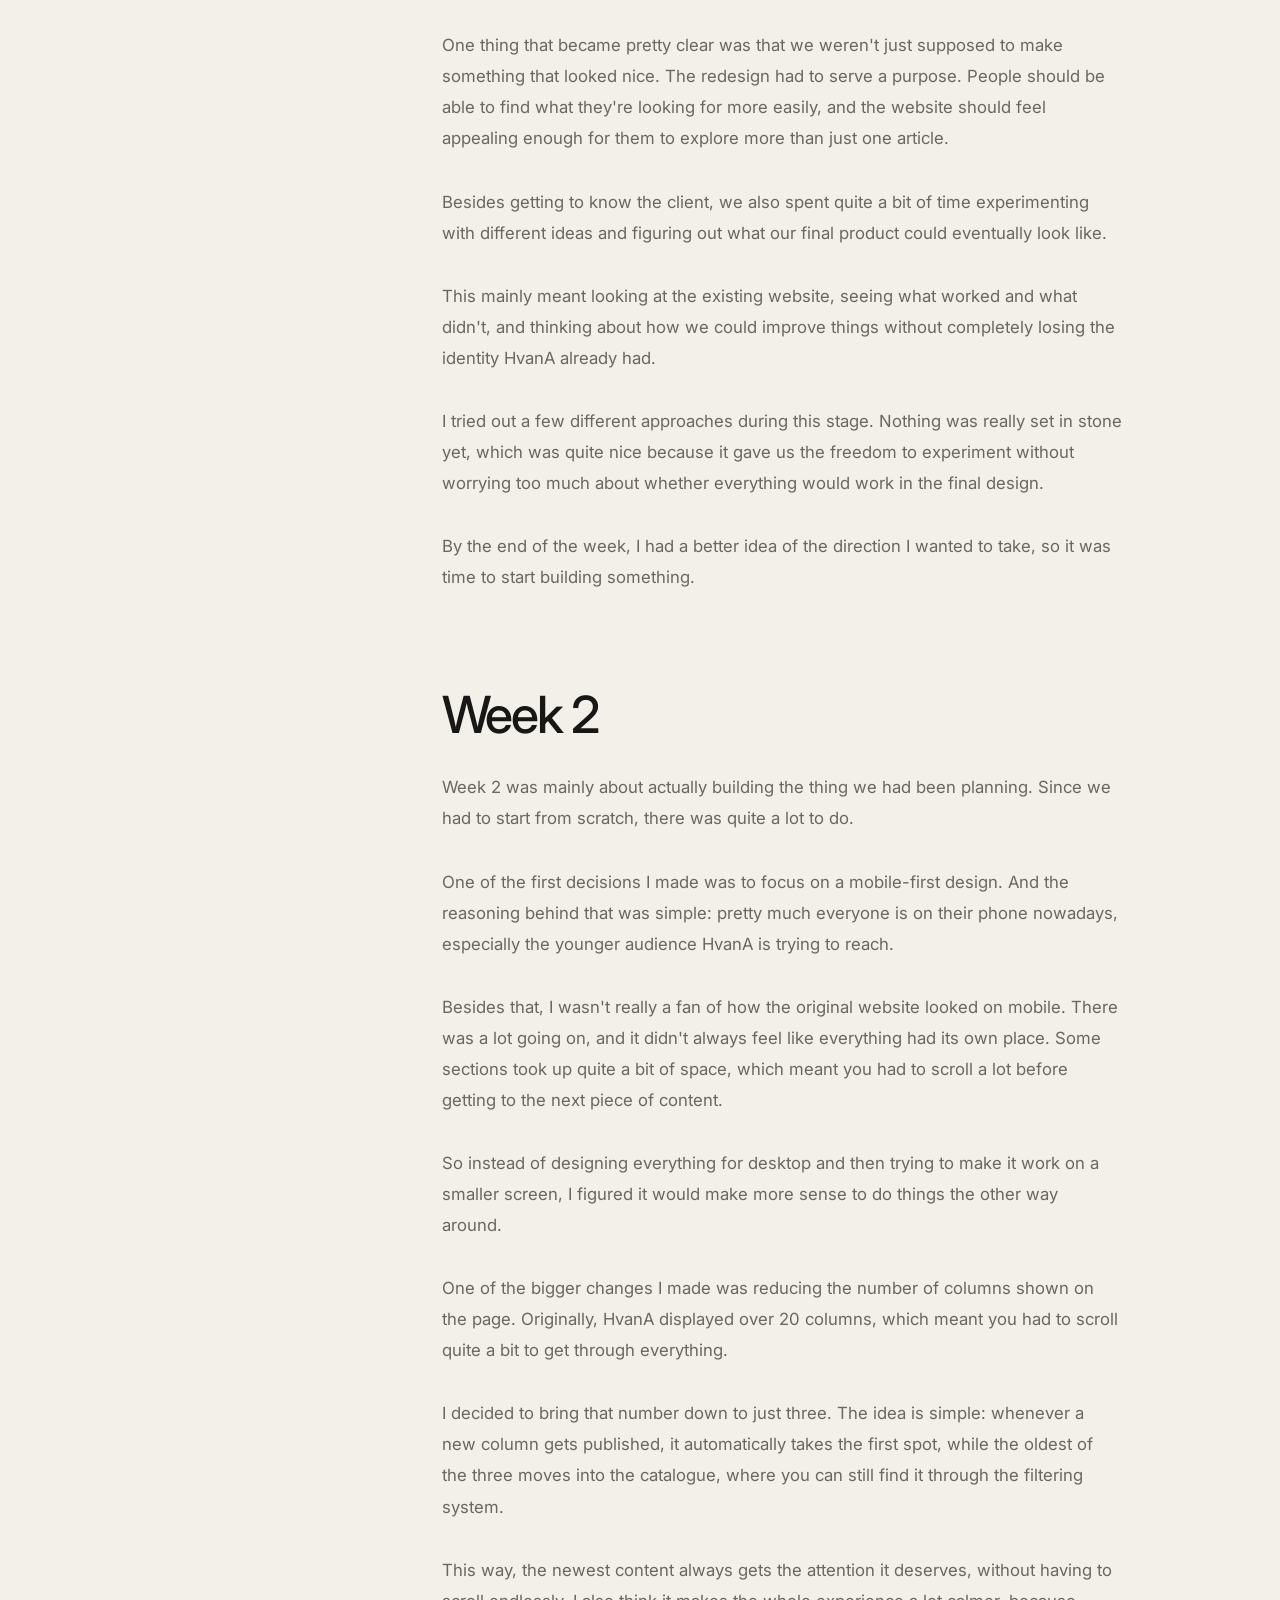
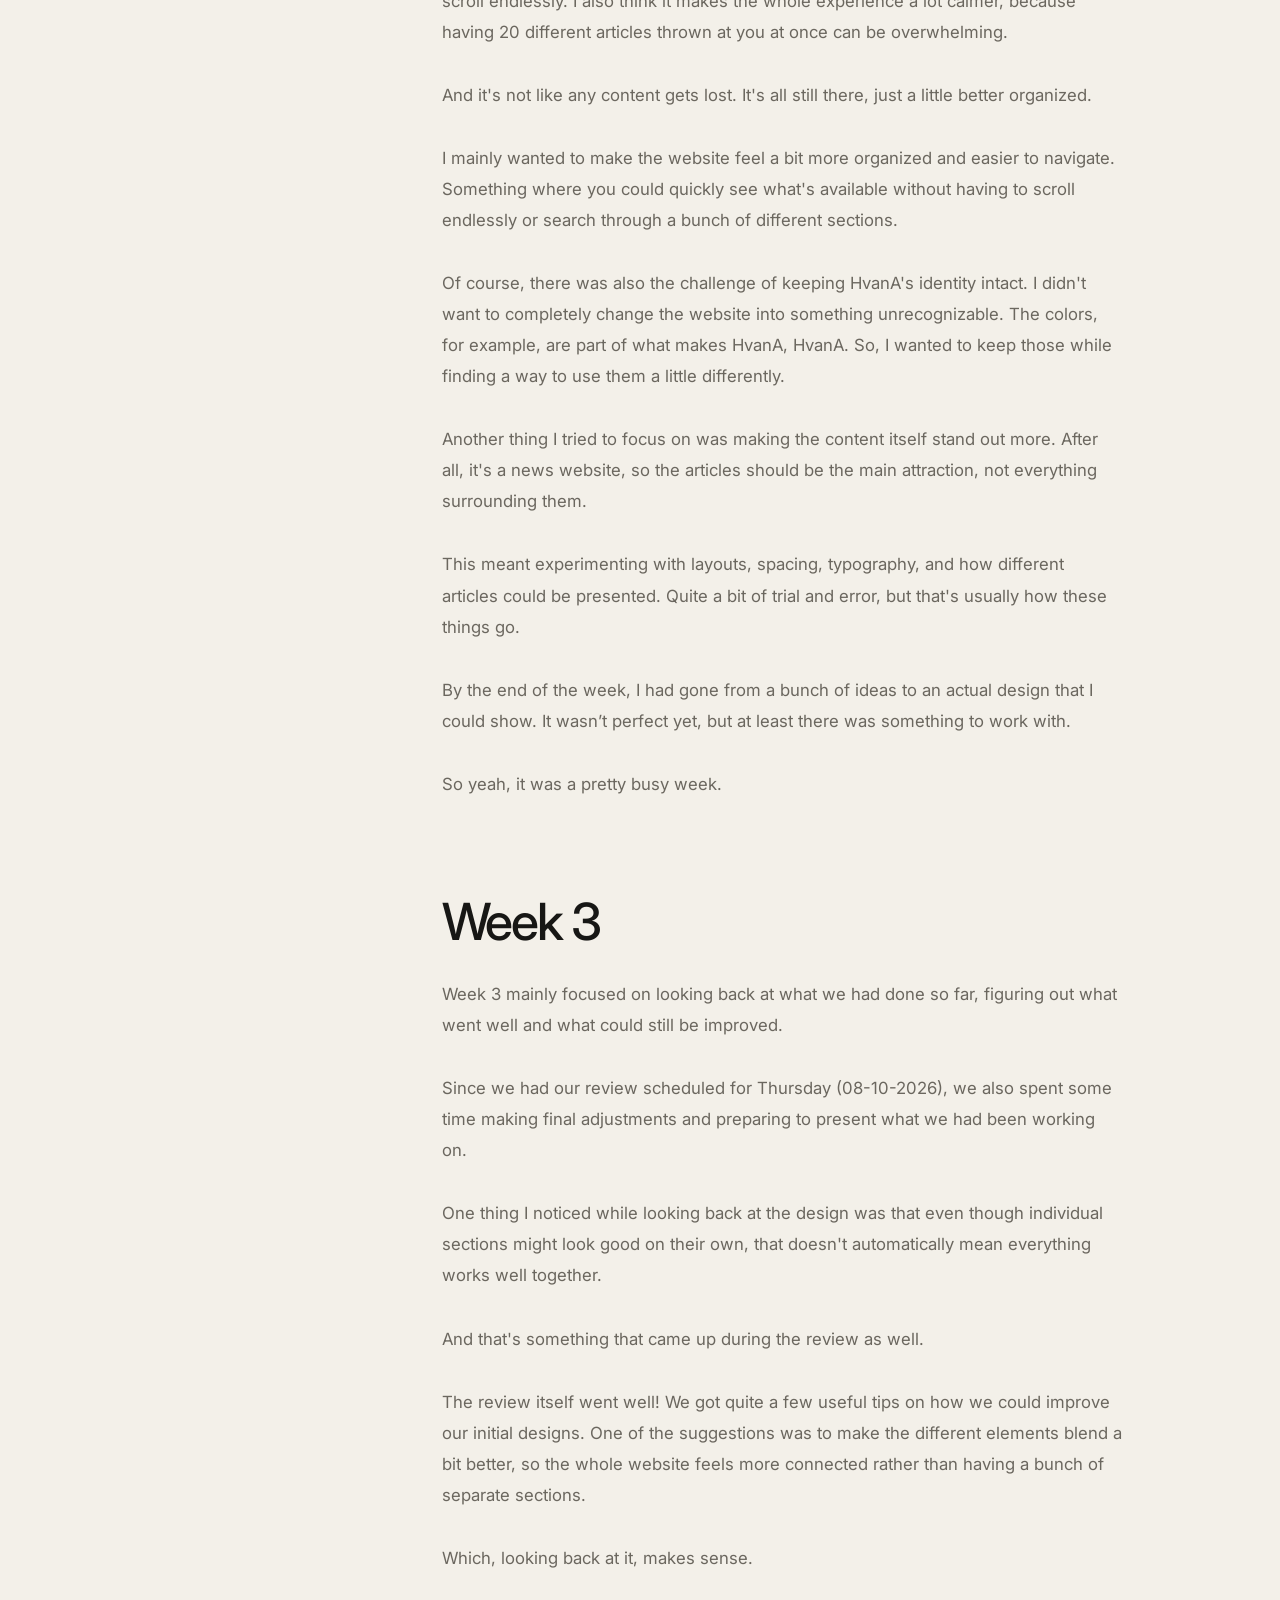
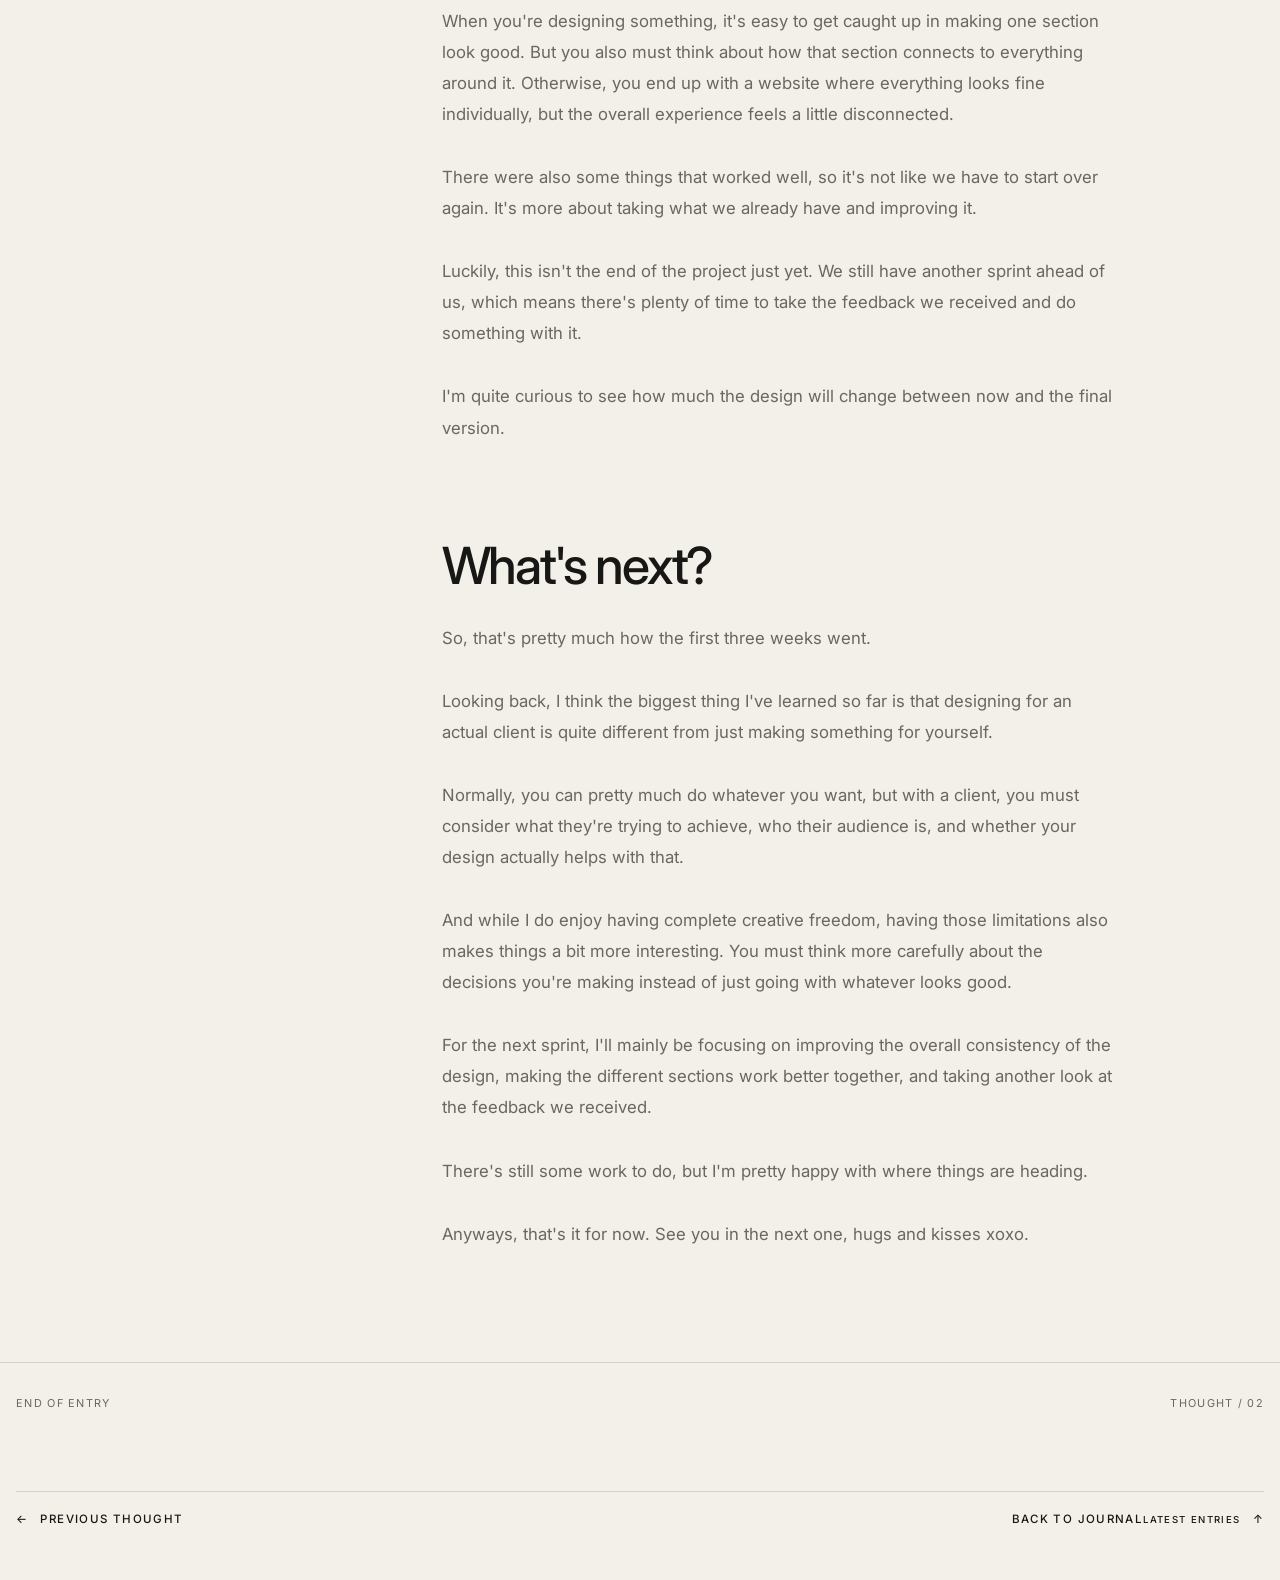
<file: journal/the-client.html>
<!DOCTYPE html>
<html lang="en">

<head>
    <meta charset="UTF-8">
    <meta name="viewport" content="width=device-width, initial-scale=1.0">

    <meta
        name="description"
        content="The first three weeks of working with HvanA on The Client assignment."
    >

    <link
        rel="icon"
        href="data:image/svg+xml,<svg xmlns='http://www.w3.org/2000/svg' viewBox='0 0 100 100'><rect width='100' height='100' fill='%23681F2A'/><text x='50' y='72' font-size='55' font-family='Georgia, serif' fill='%23F3F0E9' text-anchor='middle'>JV</text></svg>"
    >

    <meta property="og:type" content="article">
    <meta property="og:title" content="The Client - Justin Verbon">
    <meta property="og:description" content="The first three weeks of working with HvanA on The Client assignment.">
    <meta property="og:image" content="../images/IMG_4485.jpeg">

    <title>The Client - Justin Verbon</title>

    <link rel="preconnect" href="https://fonts.googleapis.com">
    <link rel="preconnect" href="https://fonts.gstatic.com" crossorigin>

    <link
        href="https://fonts.googleapis.com/css2?family=Inter:wght@100;400;500;600&family=The+Nautigal:wght@400;700&display=swap"
        rel="stylesheet"
    >

    <link rel="stylesheet" href="../styles/base.css">
    <link rel="stylesheet" href="../styles/components.css">
    <link rel="stylesheet" href="../styles/layout.css">
    <link rel="stylesheet" href="../styles/journal/entry.css">
</head>

<body>

    <a class="skip-link" href="#main-content">
        Skip to main content
    </a>

    <header class="site-header">

        <nav class="navbar" aria-label="Main navigation">

            <a
                class="brand"
                href="../index.html#home"
                aria-label="Justin Verbon - Home"
            >
                JV
            </a>

            <ul class="nav-links">
                <li><a href="../index.html#home">Home</a></li>
                <li><a href="../index.html#about">Justin</a></li>
                <li>
                    <a href="../journal.html" aria-current="page">Journal</a>
                </li>
                <li><a href="../index.html#contact">Contact</a></li>
            </ul>

        </nav>

    </header>


    <main id="main-content">
        <article class="entry" aria-labelledby="entry-title">
            <header class="entry-hero">
                <div class="entry-topline">
                    <p>Thought / 02</p>
                    <time datetime="2026-10-08">08.10.26</time>
                </div>
                <div class="entry-heading">
                    <p class="entry-eyebrow">Design and development</p>
                    <h1 id="entry-title">The Client</h1>
                </div>
                <div class="entry-intro">
                    <p>Hi friends, long time no see. For the past three weeks, I&#x27;ve been working on an assignment called “The Client.” As the name already suggests, we got to work with a real client this time, which was a nice change from the usual school assignments.</p>
                    <div class="entry-details">
                        <span>Written by Justin Verbon</span>
                        <span>Thought / 02</span>
                    </div>
                </div>
            </header>
            <div class="entry-body">
                <div class="entry-copy">
                    <p>Our client was HvanA, a news website that mainly focuses on students in Amsterdam. They came to us with a straightforward assignment: optimize their website to increase traffic and, where possible, improve user retention. Basically, make the website more appealing, easier to navigate, and give people a reason to stick around.</p>

                    <p>Sounds simple enough, right? Well, there&#x27;s quite a lot that goes into something like this, especially when you&#x27;re working with an existing website that already has its own identity.</p>

                    <p>Anyways, let&#x27;s get into it. I&#x27;ll start with how week 1 went.</p>

                    <h2>Week 1</h2>

                    <p>The first week mainly consisted of meeting the client and getting a better understanding of what he wanted from us. We got introduced to HvanA, what they do, and what they were hoping to achieve with this project.</p>

                    <p>One thing that became pretty clear was that we weren&#x27;t just supposed to make something that looked nice. The redesign had to serve a purpose. People should be able to find what they&#x27;re looking for more easily, and the website should feel appealing enough for them to explore more than just one article.</p>

                    <p>Besides getting to know the client, we also spent quite a bit of time experimenting with different ideas and figuring out what our final product could eventually look like.</p>

                    <p>This mainly meant looking at the existing website, seeing what worked and what didn&#x27;t, and thinking about how we could improve things without completely losing the identity HvanA already had.</p>

                    <p>I tried out a few different approaches during this stage. Nothing was really set in stone yet, which was quite nice because it gave us the freedom to experiment without worrying too much about whether everything would work in the final design.</p>

                    <p>By the end of the week, I had a better idea of the direction I wanted to take, so it was time to start building something.</p>

                    <h2>Week 2</h2>

                    <p>Week 2 was mainly about actually building the thing we had been planning. Since we had to start from scratch, there was quite a lot to do.</p>

                    <p>One of the first decisions I made was to focus on a mobile-first design. And the reasoning behind that was simple: pretty much everyone is on their phone nowadays, especially the younger audience HvanA is trying to reach.</p>

                    <p>Besides that, I wasn&#x27;t really a fan of how the original website looked on mobile. There was a lot going on, and it didn&#x27;t always feel like everything had its own place. Some sections took up quite a bit of space, which meant you had to scroll a lot before getting to the next piece of content.</p>

                    <p>So instead of designing everything for desktop and then trying to make it work on a smaller screen, I figured it would make more sense to do things the other way around.</p>

                    <p>One of the bigger changes I made was reducing the number of columns shown on the page. Originally, HvanA displayed over 20 columns, which meant you had to scroll quite a bit to get through everything.</p>

                    <p>I decided to bring that number down to just three. The idea is simple: whenever a new column gets published, it automatically takes the first spot, while the oldest of the three moves into the catalogue, where you can still find it through the filtering system.</p>

                    <p>This way, the newest content always gets the attention it deserves, without having to scroll endlessly. I also think it makes the whole experience a lot calmer, because having 20 different articles thrown at you at once can be overwhelming.</p>

                    <p>And it&#x27;s not like any content gets lost. It&#x27;s all still there, just a little better organized.</p>

                    <p>I mainly wanted to make the website feel a bit more organized and easier to navigate. Something where you could quickly see what&#x27;s available without having to scroll endlessly or search through a bunch of different sections.</p>

                    <p>Of course, there was also the challenge of keeping HvanA&#x27;s identity intact. I didn&#x27;t want to completely change the website into something unrecognizable. The colors, for example, are part of what makes HvanA, HvanA. So, I wanted to keep those while finding a way to use them a little differently.</p>

                    <p>Another thing I tried to focus on was making the content itself stand out more. After all, it&#x27;s a news website, so the articles should be the main attraction, not everything surrounding them.</p>

                    <p>This meant experimenting with layouts, spacing, typography, and how different articles could be presented. Quite a bit of trial and error, but that&#x27;s usually how these things go.</p>

                    <p>By the end of the week, I had gone from a bunch of ideas to an actual design that I could show. It wasn’t perfect yet, but at least there was something to work with.</p>

                    <p>So yeah, it was a pretty busy week.</p>

                    <h2>Week 3</h2>

                    <p>Week 3 mainly focused on looking back at what we had done so far, figuring out what went well and what could still be improved.</p>

                    <p>Since we had our review scheduled for Thursday (08-10-2026), we also spent some time making final adjustments and preparing to present what we had been working on.</p>

                    <p>One thing I noticed while looking back at the design was that even though individual sections might look good on their own, that doesn&#x27;t automatically mean everything works well together.</p>

                    <p>And that&#x27;s something that came up during the review as well.</p>

                    <p>The review itself went well! We got quite a few useful tips on how we could improve our initial designs. One of the suggestions was to make the different elements blend a bit better, so the whole website feels more connected rather than having a bunch of separate sections.</p>

                    <p>Which, looking back at it, makes sense.</p>

                    <p>When you&#x27;re designing something, it&#x27;s easy to get caught up in making one section look good. But you also must think about how that section connects to everything around it. Otherwise, you end up with a website where everything looks fine individually, but the overall experience feels a little disconnected.</p>

                    <p>There were also some things that worked well, so it&#x27;s not like we have to start over again. It&#x27;s more about taking what we already have and improving it.</p>

                    <p>Luckily, this isn&#x27;t the end of the project just yet. We still have another sprint ahead of us, which means there&#x27;s plenty of time to take the feedback we received and do something with it.</p>

                    <p>I&#x27;m quite curious to see how much the design will change between now and the final version.</p>

                    <h2>What&#x27;s next?</h2>

                    <p>So, that&#x27;s pretty much how the first three weeks went.</p>

                    <p>Looking back, I think the biggest thing I&#x27;ve learned so far is that designing for an actual client is quite different from just making something for yourself.</p>

                    <p>Normally, you can pretty much do whatever you want, but with a client, you must consider what they&#x27;re trying to achieve, who their audience is, and whether your design actually helps with that.</p>

                    <p>And while I do enjoy having complete creative freedom, having those limitations also makes things a bit more interesting. You must think more carefully about the decisions you&#x27;re making instead of just going with whatever looks good.</p>

                    <p>For the next sprint, I&#x27;ll mainly be focusing on improving the overall consistency of the design, making the different sections work better together, and taking another look at the feedback we received.</p>

                    <p>There&#x27;s still some work to do, but I&#x27;m pretty happy with where things are heading.</p>

                    <p>Anyways, that&#x27;s it for now. See you in the next one, hugs and kisses xoxo.</p>
                </div>
            </div>
            <footer class="entry-footer">
                <div class="entry-footer-meta">
                    <p>End of Entry</p>
                    <p>Thought / 02</p>
                </div>
                <nav class="entry-navigation" aria-label="Journal entry navigation">
                    <a class="entry-back" href="squad-page.html">
                        <span aria-hidden="true">←</span>
                        <span>Previous Thought</span>
                    </a>
                    <a class="entry-next" href="../journal.html">
                        <span>Back to Journal<small>Latest Entries</small></span>
                        <span aria-hidden="true">↑</span>
                    </a>
                </nav>
            </footer>
        </article>
    </main>
</body>
</html>
</file>
<file: styles/base.css>
:root {
    --font-sans: "Inter", sans-serif;
    --font-logo: "The Nautigal", cursive;

    --background: #F3F0E9;
    --background-alt: #EAE6DE;

    --text: #171715;
    --text-muted: #6B675F;

    --border: #D6D1C8;
    --accent: #681F2A;

    --header-height: 70px;

    --transition-default: 300ms ease;
    --transition-slow: 700ms ease;

    --radius-default: 0.75rem;
    --radius-full: 999px;
}

*,
*::before,
*::after {
    box-sizing: border-box;
}

html {
    scroll-behavior: smooth;
}

body {
    min-height: 100vh;
    margin: 0;
    background-color: var(--background);
    color: var(--text);
    font-family: var(--font-sans);
    line-height: 1.5;
}

section {
    scroll-margin-top: 5rem;
}

img {
    display: block;
    max-width: 100%;
}

a {
    color: inherit;
}

.skip-link {
    position: fixed;
    top: 1rem;
    left: 1rem;
    z-index: 1000;

    padding: 0.75rem 1rem;
    background: var(--text);
    color: var(--background);

    font-size: 0.75rem;
    font-weight: 500;
    text-transform: uppercase;
    letter-spacing: 0.08em;
    text-decoration: none;

    transform: translateY(-200%);
    transition: transform var(--transition-default);
}

.skip-link:focus {
    transform: translateY(0);
}

.skip-link:focus-visible {
    outline: 2px solid var(--accent);
    outline-offset: 3px;
}

.visually-hidden {
    position: absolute;
    width: 1px;
    height: 1px;
    margin: -1px;
    padding: 0;
    overflow: hidden;
    clip: rect(0 0 0 0);
    white-space: nowrap;
    border: 0;
}

@media (prefers-reduced-motion: reduce) {
    html {
        scroll-behavior: auto;
    }
}
</file>
<file: styles/components.css>
.reveal {
    opacity: 0;
    transform: translateY(28px);
    transition:
        opacity var(--transition-slow),
        transform var(--transition-slow);
}

.reveal.visible {
    opacity: 1;
    transform: translateY(0);
}

.site-header {
    position: sticky;
    top: 0;
    z-index: 20;
}

.navbar {
    display: flex;
    align-items: center;
    justify-content: space-between;
    padding: 1rem 2rem;
    border-bottom: 1px solid var(--border);
    background: var(--background);
}

.brand {
    font-family: var(--font-logo);
    font-size: 2.4rem;
    color: var(--text);
    line-height: 1;
    letter-spacing: -0.06em;
    text-decoration: none;
}

.nav-links {
    display: flex;
    gap: 2rem;
    list-style: none;
    margin: 0;
    padding: 0;
}

.nav-links a {
    position: relative;
    display: inline-block;
    color: var(--text-muted);
    text-decoration: none;
    text-transform: uppercase;
    letter-spacing: 0.12em;
    font-size: 0.7rem;
    font-weight: 500;
    transition:
        color var(--transition-default),
        transform var(--transition-default);
}

.nav-links a:hover {
    color: var(--text);
    transform: translateY(-1px);
}

.nav-links a::after {
    content: "";
    position: absolute;
    left: 0;
    bottom: -0.4rem;
    width: 100%;
    height: 1px;
    background: var(--text);
    transform: scaleX(0);
    transform-origin: left;
    transition: transform var(--transition-default);
}

.nav-links a:hover::after {
    transform: scaleX(1);
}

.brand:focus-visible,
.nav-links a:focus-visible {
    outline: 2px solid var(--accent);
    outline-offset: 4px;
}

@media (prefers-reduced-motion: reduce) {
    .reveal {
        opacity: 1;
        transform: none;
        transition: none;
    }

    .nav-links a {
        transition: none;
    }

    .nav-links a:hover {
        transform: none;
    }

    .nav-links a::after {
        transition: none;
    }
}
</file>
<file: styles/layout.css>
.about,
.journal,
.contact {
    min-height: 100svh;
    padding: 2rem 1rem;
    border-top: 1px solid var(--border);
    display: flex;
    flex-direction: column;
    justify-content: space-between;
}

.section-header {
    display: flex;
    align-items: center;
    margin-top: 1rem;
}

.section-header h2 {
    margin: 0;
    font-family: var(--font-logo);
    font-size: clamp(3rem, 10vw, 8rem);
    font-weight: 400;
    line-height: 1;
    letter-spacing: -0.07em;
}

.section-footer {
    display: flex;
    justify-content: space-between;
    margin-top: auto;
    font-size: 0.75rem;
    text-transform: uppercase;
    letter-spacing: 0.08em;
}

.section-footer p {
    margin: 0;
}

@media (max-width: 768px) {
    .about,
    .journal,
    .contact {
        padding: 1.5rem 1rem;
    }

    .section-header h2 {
        font-size: clamp(3rem, 16vw, 6rem);
    }
}
</file>
<file: styles/home.css>
.hero {
    position: relative;
    display: flex;
    flex-direction: column;
    justify-content: space-between;
    min-height: calc(100svh - var(--header-height));
    padding: 2rem 1rem 1rem;
}

.hero::before {
    content: "";
    position: absolute;
    inset: 4rem 8rem 3rem 2rem;
    border: 1px solid rgba(23, 23, 21, 0.12);
    pointer-events: none;
}

.hero-meta,
.hero-footer {
    position: relative;
    z-index: 1;
    display: flex;
    justify-content: space-between;
    margin: 0;
    font-size: 0.75rem;
    text-transform: uppercase;
    letter-spacing: 0.08em;
}

.hero-meta p,
.hero-footer p {
    margin: 0;
}

.hero-header {
    position: relative;
    z-index: 1;
    margin-top: 1rem;
}

.hero-header::before {
    content: "digital designer";
    position: absolute;
    top: -2rem;
    left: 0;
    font-size: 0.7rem;
    color: var(--text-muted);
    text-transform: uppercase;
    letter-spacing: 0.18em;
}

.hero-title {
    display: flex;
    flex-direction: column;
    align-items: flex-start;
    margin: 0;
    font-size: clamp(6rem, 18vw, 18rem);
    font-weight: 600;
    line-height: 0.75;
    letter-spacing: -0.07em;
}

.hero-lastname {
    margin-left: clamp(3rem, 12vw, 8rem);
    font-size: clamp(6rem, 16vw, 14rem);
    font-weight: 600;
    line-height: 0.75;
    letter-spacing: -0.1em;
}

@media (max-width: 768px) {
    .hero {
        padding: 1rem;
    }

    .hero::before {
        inset: 3rem 1rem 2rem;
    }

    .hero-title {
        font-size: clamp(4rem, 18vw, 8rem);
    }

    .hero-lastname {
        margin-left: clamp(1rem, 8vw, 3rem);
        font-size: clamp(4rem, 16vw, 7rem);
    }
}
</file>
<file: styles/about.css>
.about-layout {
    display: grid;
    grid-template-columns: 1.1fr 0.9fr;
    align-items: center;
    gap: 3rem;
    width: min(1100px, 100%);
    margin: 0 auto;
    flex: 1;
}

.about-content {
    display: flex;
    align-items: center;
    justify-content: center;
}

.about-intro {
    max-width: 560px;
}

.eyebrow {
    margin: 0 0 1rem;
    font-size: 0.72rem;
    letter-spacing: 0.14em;
    text-transform: uppercase;
    color: var(--text-muted);
}

.about-quote {
    margin: 0 0 1.25rem;
    font-size: clamp(1.4rem, 2vw, 2.1rem);
    line-height: 1.3;
    color: var(--text);
    font-weight: 500;
}

.about-intro p:not(.eyebrow):not(.about-quote) {
    margin: 0;
    font-size: 1rem;
    line-height: 1.8;
    color: var(--text-muted);
}

.about-meta {
    display: flex;
    flex-wrap: wrap;
    gap: 0.8rem;
    margin-top: 1.5rem;
}

.about-meta span {
    font-size: 0.7rem;
    letter-spacing: 0.12em;
    text-transform: uppercase;
    color: var(--text-muted);
    border: 1px solid var(--border);
    border-radius: var(--radius-full);
    padding: 0.45rem 0.7rem;
}

.about-visual {
    display: flex;
    justify-content: center;
    position: relative;
}

.about-visual::before {
    content: "";
    position: absolute;
    width: 72px;
    height: 1px;
    background: var(--text);
    left: -2rem;
    top: 50%;
    opacity: 0.7;
}

.about-visual img {
    width: min(420px, 100%);
    height: 540px;
    object-fit: cover;
    border-radius: 1.25rem 1.25rem 1.25rem 0.4rem;
    box-shadow: 0 20px 40px rgba(23, 23, 21, 0.08);
    filter: grayscale(100%) contrast(1.05) sepia(0.12);
    border: 1px solid var(--border);
    transform: translateX(0.5rem);
    transition:
        transform 500ms ease,
        filter 500ms ease,
        box-shadow 500ms ease;
}

.about-visual img:hover {
    transform: translateX(0.5rem) scale(1.02);
    filter: grayscale(80%) contrast(1.08) sepia(0.08);
    box-shadow: 0 24px 50px rgba(23, 23, 21, 0.12);
}

@media (max-width: 768px) {
    .about-layout {
        grid-template-columns: 1fr;
        gap: 2rem;
    }

    .about-visual::before {
        display: none;
    }

    .about-visual img {
        height: 420px;
    }
}
</file>
<file: styles/journal.css>
.journal-content {
    width: min(1100px, 100%);
    margin: 0 auto;
    flex: 1;

    display: flex;
    flex-direction: column;
    justify-content: center;
}


/* Journal header */

.journal-meta {
    display: flex;
    align-items: center;
    justify-content: space-between;

    padding-bottom: 1rem;

    border-bottom: 1px solid var(--border);
}

.journal-meta p {
    margin: 0;

    font-size: 0.7rem;
    text-transform: uppercase;
    letter-spacing: 0.14em;

    color: var(--text-muted);
}


/* Journal entries */

.journal-item {
    border-bottom: 1px solid var(--border);
}


/* Compact entry row */

.journal-toggle {
    width: 100%;

    display: grid;
    grid-template-columns: 80px 140px 1fr auto;
    align-items: center;
    gap: 1rem;

    padding: 1.5rem 0;

    border: 0;
    background: transparent;
    color: inherit;

    font: inherit;
    text-align: left;

    cursor: pointer;

    transition:
        padding var(--transition-default),
        color var(--transition-default);
}

.journal-number,
.journal-type,
.journal-toggle time {
    font-size: 0.68rem;
    text-transform: uppercase;
    letter-spacing: 0.12em;

    color: var(--text-muted);

    transition: color var(--transition-default);
}

.journal-title {
    font-size: clamp(1.1rem, 2vw, 1.5rem);
    font-weight: 500;

    color: var(--text);

    transition:
        transform 400ms cubic-bezier(0.22, 1, 0.36, 1),
        color var(--transition-default);
}

.journal-toggle:hover .journal-title {
    transform: translateX(6px);
}

.journal-toggle:focus-visible {
    outline: 2px solid var(--accent);
    outline-offset: 6px;
}


/* Active compact row */

.journal-item.active .journal-number,
.journal-item.active .journal-type {
    color: var(--accent);
}

.journal-item.active .journal-toggle {
    padding-bottom: 1.25rem;
}


/* Expandable area */

.journal-details {
    display: grid;
    grid-template-rows: 0fr;

    opacity: 0;

    transition:
        grid-template-rows 650ms cubic-bezier(0.22, 1, 0.36, 1),
        opacity 350ms ease;
}

.journal-details-inner {
    min-height: 0;
    overflow: hidden;

    display: grid;
    grid-template-columns: 0.35fr 1fr;
    gap: 0 3rem;

    padding: 0;

    transform: translateY(-12px);

    transition:
        transform 650ms cubic-bezier(0.22, 1, 0.36, 1),
        padding 650ms cubic-bezier(0.22, 1, 0.36, 1);
}


/* Expanded state */

.journal-item.active .journal-details {
    grid-template-rows: 1fr;

    opacity: 1;
}

.journal-item.active .journal-details-inner {
    padding: 1rem 0 3rem;

    transform: translateY(0);
}


/* Expanded metadata */

.journal-details-meta {
    display: flex;
    flex-direction: column;
    gap: 0.5rem;

    font-size: 0.7rem;
    text-transform: uppercase;
    letter-spacing: 0.12em;

    color: var(--text-muted);
}


/* Expanded title */

.journal-details h3 {
    grid-column: 2;

    max-width: 800px;

    margin: 0;

    font-size: clamp(2.5rem, 5vw, 5.5rem);
    font-weight: 500;
    line-height: 0.95;
    letter-spacing: -0.05em;

    color: var(--text);
}


/* Expanded description */

.journal-details p {
    grid-column: 2;

    max-width: 620px;

    margin: 1.75rem 0 0;

    font-size: 1rem;
    line-height: 1.7;

    color: var(--text-muted);
}


/* Read entry */

.journal-read {
    grid-column: 2;

    display: inline-flex;
    align-items: center;
    gap: 0.5rem;

    width: fit-content;

    margin-top: 1.75rem;

    color: var(--accent);

    font-size: 0.72rem;
    font-weight: 500;
    text-transform: uppercase;
    letter-spacing: 0.12em;

    text-decoration: none;
}

.journal-read span {
    transition:
        transform 400ms cubic-bezier(0.22, 1, 0.36, 1);
}

.journal-read:hover span {
    transform: translate(3px, -3px);
}


/* Archive */

.journal-archive-link {
    display: flex;
    justify-content: flex-end;

    padding-top: 1.5rem;
}

.journal-archive-link a {
    display: inline-flex;
    align-items: center;
    gap: 0.5rem;

    color: var(--text);

    font-size: 0.7rem;
    font-weight: 500;
    text-transform: uppercase;
    letter-spacing: 0.12em;

    text-decoration: none;
}

.journal-archive-link span {
    transition:
        transform 400ms cubic-bezier(0.22, 1, 0.36, 1);
}

.journal-archive-link a:hover span {
    transform: translate(3px, -3px);
}


/* Focus states */

.journal-read:focus-visible,
.journal-archive-link a:focus-visible {
    outline: 2px solid var(--accent);
    outline-offset: 4px;
}


/* Mobile */

@media (max-width: 768px) {

    .journal-meta {
        align-items: flex-start;
        gap: 1rem;
    }

    .journal-toggle {
        grid-template-columns: 40px 1fr auto;
        gap: 0.75rem;
    }

    .journal-type {
        display: none;
    }

    .journal-title {
        font-size: 1.1rem;
    }

    .journal-details-inner {
        grid-template-columns: 1fr;
        gap: 1.5rem;
    }

    .journal-item.active .journal-details-inner {
        padding: 1rem 0 2.5rem;
    }

    .journal-details-meta {
        flex-direction: row;
        justify-content: space-between;
    }

    .journal-details h3,
    .journal-details p,
    .journal-read {
        grid-column: 1;
    }

    .journal-details h3 {
        font-size: clamp(2.5rem, 12vw, 4.5rem);
    }

}


/* Reduced motion */

@media (prefers-reduced-motion: reduce) {

    .journal-toggle,
    .journal-title,
    .journal-number,
    .journal-type,
    .journal-details,
    .journal-details-inner,
    .journal-read span,
    .journal-archive-link span {
        transition: none;
    }

    .journal-toggle:hover .journal-title,
    .journal-read:hover span,
    .journal-archive-link a:hover span {
        transform: none;
    }

}
</file>
<file: styles/contact.css>
.contact-content {
    width: min(800px, 100%);
    margin: 0 auto;
    flex: 1;
    display: flex;
    flex-direction: column;
    justify-content: center;
}

.contact-content > p {
    max-width: 520px;
    margin: 0 0 2rem;
    font-size: 1rem;
    line-height: 1.7;
    color: var(--text-muted);
}

.contact-info {
    display: grid;
    grid-template-columns: repeat(auto-fit, minmax(200px, 1fr));
    gap: 2rem;
    font-style: normal;
}

.contact-item h3 {
    margin: 0 0 0.75rem;
    font-size: 1rem;
    font-weight: 600;
    text-transform: uppercase;
    letter-spacing: 0.08em;
    color: var(--text);
}

.contact-item a {
    color: var(--accent);
    text-decoration: none;
    font-weight: 500;
    overflow-wrap: anywhere;
    transition: color var(--transition-default);
}

.contact-item a:hover {
    color: var(--text);
    text-decoration: underline;
}

.contact-item a:focus-visible {
    outline: 2px solid var(--accent);
    outline-offset: 4px;
}

.contact-item p {
    margin: 0;
    font-size: 0.95rem;
    line-height: 1.6;
    color: var(--text-muted);
}

.social-links {
    display: flex;
    flex-wrap: wrap;
    gap: 1rem;
}
</file>
<file: styles/project.css>
.project {
    width: 100%;
}


/* Project hero */

.project-hero {
    min-height: calc(100svh - var(--header-height));
    padding: 2rem 1rem 3rem;

    display: flex;
    flex-direction: column;
    justify-content: space-between;

    border-bottom: 1px solid var(--border);
}

.project-topline {
    display: flex;
    justify-content: space-between;
    align-items: center;

    color: var(--text-muted);

    font-size: 0.7rem;
    text-transform: uppercase;
    letter-spacing: 0.12em;
}

.project-topline p {
    margin: 0;
}

.project-heading {
    width: min(1200px, 100%);
    margin: auto;
}

.project-eyebrow {
    margin: 0 0 1.25rem;

    color: var(--text-muted);

    font-size: 0.7rem;
    text-transform: uppercase;
    letter-spacing: 0.16em;
}

.project-heading h1 {
    max-width: 1150px;
    margin: 0;

    color: var(--text);

    font-size: clamp(4rem, 9vw, 9rem);
    font-weight: 500;
    line-height: 0.88;
    letter-spacing: -0.065em;
}

.project-intro {
    width: min(1200px, 100%);
    margin: 0 auto;

    display: grid;
    grid-template-columns: minmax(0, 680px) minmax(220px, 300px);
    justify-content: space-between;
    align-items: end;
    gap: 4rem;
}

.project-intro > p {
    margin: 0;

    color: var(--text);

    font-size: clamp(1.1rem, 2vw, 1.5rem);
    line-height: 1.5;
}

.project-details {
    margin: 0;

    display: grid;
    gap: 1rem;
}

.project-details div {
    padding-top: 0.65rem;

    display: grid;
    grid-template-columns: 70px 1fr;
    gap: 1rem;

    border-top: 1px solid var(--border);
}

.project-details dt,
.project-details dd {
    margin: 0;

    font-size: 0.68rem;
    text-transform: uppercase;
    letter-spacing: 0.1em;
}

.project-details dt {
    color: var(--text-muted);
}


/* Editorial sections */

.project-section {
    width: min(1320px, 100%);
    margin: 0 auto;
    padding: clamp(5rem, 10vw, 10rem) 1rem;

    border-bottom: 1px solid var(--border);
}

.project-section-heading {
    width: min(1200px, 100%);
    margin: 0 auto clamp(2.5rem, 6vw, 5rem);

    display: grid;
    grid-template-columns: 1fr 2fr;
    align-items: end;
    gap: 2rem;
}

.project-section-heading p {
    margin: 0 0 0.4rem;

    color: var(--text-muted);

    font-size: 0.68rem;
    text-transform: uppercase;
    letter-spacing: 0.12em;
}

.project-section-heading h2 {
    margin: 0;

    color: var(--text);

    font-size: clamp(2.75rem, 6vw, 6rem);
    font-weight: 500;
    line-height: 0.95;
    letter-spacing: -0.055em;
}

.project-figure-link {
    display: block;
    color: inherit;
    text-decoration: none;
}

.project-figure {
    margin: 0;
}

.project-figure img {
    width: 100%;
    height: auto;

    background: #11121b;
    border: 1px solid rgba(23, 23, 21, 0.16);
}

.project-figure-wide {
    width: min(1200px, 100%);
    margin: 0 auto;
}

.project-figure figcaption {
    padding-top: 0.75rem;

    display: flex;
    justify-content: space-between;
    gap: 1.5rem;

    color: var(--text-muted);

    font-size: 0.68rem;
    text-transform: uppercase;
    letter-spacing: 0.1em;
}

.project-figure-link img {
    transition: filter var(--transition-default);
}

.project-figure-link:hover img {
    filter: brightness(1.08);
}

.project-figure-link:hover figcaption span:last-child {
    color: var(--accent);
}

.project-figure-link:focus-visible {
    outline: 2px solid var(--accent);
    outline-offset: 6px;
}

.project-copy {
    width: min(640px, 100%);
    margin: clamp(3rem, 6vw, 6rem) auto 0;
}

.project-copy-right {
    margin-right: clamp(0rem, 8vw, 8rem);
}

.project-copy p {
    margin: 0 0 1.75rem;

    color: var(--text-muted);

    font-size: 1.05rem;
    line-height: 1.85;
}

.project-copy p:last-child {
    margin-bottom: 0;
}

.project-process {
    border-bottom: 0;
}

.project-gallery {
    width: min(1200px, 100%);
    margin: 0 auto;

    display: grid;
    gap: clamp(3rem, 7vw, 7rem);
}

.project-figure-strip img {
    aspect-ratio: 1430 / 134;
    object-fit: contain;
}

.project-figure-process {
    width: min(860px, 82%);
    margin-left: auto;
}


/* Project footer */

.project-footer {
    padding: 2rem 1rem;

    border-top: 1px solid var(--border);
}

.project-footer-meta {
    margin-bottom: 5rem;

    display: flex;
    justify-content: space-between;

    color: var(--text-muted);

    font-size: 0.68rem;
    text-transform: uppercase;
    letter-spacing: 0.12em;
}

.project-footer-meta p {
    margin: 0;
}

.project-navigation {
    display: flex;
    justify-content: space-between;
    align-items: stretch;

    border-top: 1px solid var(--border);
}

.project-navigation a {
    min-height: 56px;

    display: flex;
    align-items: center;

    color: var(--text);
    text-decoration: none;

    transition:
        color var(--transition-default),
        transform var(--transition-default);
}

.project-back,
.project-next {
    gap: 0.75rem;

    font-size: 0.72rem;
    font-weight: 500;
    text-transform: uppercase;
    letter-spacing: 0.12em;
}

.project-next {
    margin-left: auto;
}

.project-navigation a:hover {
    color: var(--accent);
}

.project-back:hover {
    transform: translateX(-0.25rem);
}

.project-next:hover {
    transform: translateX(0.25rem);
}

.project-navigation a:focus-visible {
    outline: 2px solid var(--accent);
    outline-offset: 4px;
}


/* Responsive layout */

@media (max-width: 768px) {

    .project-hero {
        min-height: auto;
        gap: 5rem;
        padding: 1.5rem 1rem 2.5rem;
    }

    .project-heading h1 {
        font-size: clamp(3.5rem, 17vw, 6rem);
    }

    .project-intro {
        grid-template-columns: 1fr;
        gap: 2.5rem;
    }

    .project-section-heading {
        grid-template-columns: 1fr;
        gap: 1rem;
    }

    .project-figure figcaption {
        flex-direction: column;
        gap: 0.35rem;
    }

    .project-copy-right {
        margin-right: auto;
    }

    .project-figure-process {
        width: 100%;
    }

    .project-navigation {
        justify-content: flex-start;
    }

    .project-back,
    .project-next {
        min-height: 56px;
    }

}

@media (max-width: 560px) {

    .navbar {
        padding-right: 1rem;
        padding-left: 1rem;
    }

    .brand {
        font-size: 2rem;
    }

    .nav-links {
        gap: 1rem;
    }

    .nav-links a {
        font-size: 0.6rem;
        letter-spacing: 0.09em;
    }

    .project-section {
        padding-left: 0;
        padding-right: 0;
    }

    .project-section-heading,
    .project-copy,
    .project-figure figcaption {
        padding-left: 1rem;
        padding-right: 1rem;
    }

    .project-figure img {
        border-left: 0;
        border-right: 0;
    }

}

@media (prefers-reduced-motion: reduce) {

    .project-figure-link img,
    .project-navigation a {
        transition: none;
    }

    .project-back:hover,
    .project-next:hover {
        transform: none;
    }

}
</file>
<file: styles/journal/archive.css>
.archive-hero {
    min-height: calc(100svh - var(--header-height));
    padding: 2rem 1rem 3rem;

    display: flex;
    flex-direction: column;
    justify-content: space-between;

    border-bottom: 1px solid var(--border);
}

.archive-meta {
    display: flex;
    justify-content: space-between;

    font-size: 0.7rem;
    text-transform: uppercase;
    letter-spacing: 0.12em;

    color: var(--text-muted);
}

.archive-meta p {
    margin: 0;
}

.archive-title {
    width: min(1200px, 100%);
    margin: auto;
}

.archive-title p {
    margin: 0 0 0.5rem;

    font-size: 0.7rem;
    text-transform: uppercase;
    letter-spacing: 0.16em;

    color: var(--text-muted);
}

.archive-title h1 {
    margin: 0;

    font-family: var(--font-logo);
    font-size: clamp(8rem, 22vw, 20rem);
    font-weight: 400;
    line-height: 0.65;
    letter-spacing: -0.07em;
}

.archive-intro {
    width: min(1200px, 100%);
    margin: 0 auto;

    display: flex;
    justify-content: space-between;
    align-items: flex-end;
    gap: 3rem;
}

.archive-intro p {
    margin: 0;
}

.archive-intro p:first-child {
    max-width: 620px;

    font-size: clamp(1rem, 1.8vw, 1.4rem);
    line-height: 1.6;

    color: var(--text-muted);
}

.archive-intro p:last-child {
    font-size: 0.7rem;
    text-transform: uppercase;
    letter-spacing: 0.12em;

    color: var(--text-muted);
}


/* Archive */

.archive {
    padding: 6rem 1rem 3rem;
}

.archive-header {
    width: min(1100px, 100%);
    margin: 0 auto 2rem;

    display: flex;
    justify-content: space-between;
    align-items: flex-end;
}

.archive-label {
    margin: 0 0 0.5rem;

    font-size: 0.7rem;
    text-transform: uppercase;
    letter-spacing: 0.14em;

    color: var(--text-muted);
}

.archive-header h2 {
    margin: 0;

    font-size: clamp(2.5rem, 5vw, 5rem);
    font-weight: 500;
    line-height: 1;
    letter-spacing: -0.05em;
}

.archive-header > p {
    margin: 0;

    font-size: 0.7rem;
    text-transform: uppercase;
    letter-spacing: 0.12em;

    color: var(--text-muted);
}


/* Entries */

.archive-list {
    width: min(1100px, 100%);
    margin: 0 auto;

    border-top: 1px solid var(--border);
}

.archive-entry {
    border-bottom: 1px solid var(--border);
}

.archive-entry a {
    min-height: 110px;

    display: grid;
    grid-template-columns: 70px 120px 1fr auto 30px;
    align-items: center;
    gap: 1rem;

    color: var(--text);
    text-decoration: none;
}

.archive-number,
.archive-category,
.archive-entry time {
    font-size: 0.68rem;
    text-transform: uppercase;
    letter-spacing: 0.12em;

    color: var(--text-muted);
}

.archive-entry h3 {
    margin: 0;

    font-size: clamp(1.3rem, 2.5vw, 2rem);
    font-weight: 500;
    line-height: 1.1;
    letter-spacing: -0.03em;

    transition: transform 400ms cubic-bezier(0.22, 1, 0.36, 1);
}

.archive-arrow {
    color: var(--text-muted);

    transition:
        transform 400ms cubic-bezier(0.22, 1, 0.36, 1),
        color var(--transition-default);
}

.archive-entry a:hover h3 {
    transform: translateX(8px);
}

.archive-entry a:hover .archive-arrow {
    color: var(--accent);
    transform: translate(3px, -3px);
}

.archive-entry a:focus-visible {
    outline: 2px solid var(--accent);
    outline-offset: 4px;
}


/* Footer */

.archive-footer {
    width: min(1100px, 100%);
    margin: 5rem auto 0;
    padding-top: 1rem;

    display: flex;
    justify-content: space-between;

    border-top: 1px solid var(--border);

    font-size: 0.68rem;
    text-transform: uppercase;
    letter-spacing: 0.12em;

    color: var(--text-muted);
}

.archive-footer p {
    margin: 0;
}


/* Mobile */

@media (max-width: 768px) {

    .archive-hero {
        padding: 1.5rem 1rem 2rem;
    }

    .archive-title h1 {
        font-size: clamp(7rem, 32vw, 12rem);
    }

    .archive-intro {
        flex-direction: column;
        align-items: flex-start;
        gap: 1.5rem;
    }


    .archive {
        padding-top: 4rem;
    }

    .archive-header {
        align-items: flex-start;
    }


    .archive-entry a {
        min-height: 95px;

        grid-template-columns: 40px 1fr auto;
        gap: 0.75rem;
    }

    .archive-category {
        display: none;
    }

    .archive-entry h3 {
        font-size: 1.15rem;
    }

    .archive-entry time {
        font-size: 0.6rem;
    }

    .archive-arrow {
        display: none;
    }

}


@media (prefers-reduced-motion: reduce) {

    .archive-entry h3,
    .archive-arrow {
        transition: none;
    }

    .archive-entry a:hover h3,
    .archive-entry a:hover .archive-arrow {
        transform: none;
    }

}
</file>
<file: styles/journal/entry.css>
.entry {
    width: 100%;
}


/* Hero */

.entry-hero {
    min-height: calc(100svh - var(--header-height));
    padding: 2rem 1rem 3rem;

    display: flex;
    flex-direction: column;
    justify-content: space-between;

    border-bottom: 1px solid var(--border);
}

.entry-topline {
    display: flex;
    justify-content: space-between;
    align-items: center;

    font-size: 0.7rem;
    text-transform: uppercase;
    letter-spacing: 0.12em;

    color: var(--text-muted);
}

.entry-topline p {
    margin: 0;
}

.entry-heading {
    width: min(1200px, 100%);
    margin: auto;
}

.entry-eyebrow {
    margin: 0 0 1.25rem;

    font-size: 0.7rem;
    text-transform: uppercase;
    letter-spacing: 0.16em;

    color: var(--text-muted);
}

.entry-heading h1 {
    max-width: 1100px;

    margin: 0;

    font-size: clamp(4rem, 9vw, 9rem);
    font-weight: 500;
    line-height: 0.88;
    letter-spacing: -0.065em;

    color: var(--text);
}

.entry-intro {
    width: min(1200px, 100%);
    margin: 0 auto;

    display: grid;
    grid-template-columns: minmax(0, 650px) auto;
    justify-content: space-between;
    align-items: end;
    gap: 4rem;
}

.entry-intro > p {
    margin: 0;

    font-size: clamp(1.1rem, 2vw, 1.5rem);
    line-height: 1.5;

    color: var(--text);
}

.entry-intro a {
    color: inherit;
    text-decoration-color: var(--accent);
    text-underline-offset: 0.2em;
}

.entry-details {
    display: flex;
    flex-direction: column;
    align-items: flex-end;
    gap: 0.4rem;

    font-size: 0.68rem;
    text-transform: uppercase;
    letter-spacing: 0.1em;

    color: var(--text-muted);
}


/* Article body */

.entry-body {
    width: min(1200px, 100%);
    margin: 0 auto;
    padding: 7rem 1rem;
}

.entry-lead {
    max-width: 900px;

    margin: 0 0 7rem;

    font-size: clamp(2rem, 4vw, 4rem);
    font-weight: 400;
    line-height: 1.12;
    letter-spacing: -0.04em;

    color: var(--text);
}

.entry-copy {
    width: min(680px, 100%);
    margin-left: auto;
    margin-right: clamp(0rem, 8vw, 8rem);
}

.entry-copy h2 {
    margin: 6rem 0 2rem;

    font-size: clamp(2rem, 4vw, 3.75rem);
    font-weight: 500;
    line-height: 1;
    letter-spacing: -0.045em;

    color: var(--text);
}

.entry-copy h2:first-child {
    margin-top: 0;
}

.entry-copy > p {
    margin: 0 0 2rem;

    font-size: 1.05rem;
    line-height: 1.85;

    color: var(--text-muted);
}

.entry-copy > p:last-child {
    margin-bottom: 0;
}


/* Pull quote */

.entry-copy blockquote {
    width: min(900px, 90vw);

    margin:
        6rem
        0
        6rem
        clamp(-18rem, -18vw, -8rem);

    padding: 0;

    border: 0;

    font-size: clamp(2.5rem, 5vw, 5.5rem);
    font-weight: 500;
    line-height: 1;
    letter-spacing: -0.05em;

    color: var(--text);
}


/* Footer */

.entry-footer {
    padding: 2rem 1rem;

    border-top: 1px solid var(--border);
}

.entry-footer-meta {
    display: flex;
    justify-content: space-between;

    margin-bottom: 5rem;

    font-size: 0.68rem;
    text-transform: uppercase;
    letter-spacing: 0.12em;

    color: var(--text-muted);
}

.entry-footer-meta p {
    margin: 0;
}


/* Entry navigation */

.entry-navigation {
    display: flex;
    justify-content: space-between;
    align-items: stretch;

    border-top: 1px solid var(--border);
}

.entry-navigation a {
    min-height: 56px;

    display: flex;
    align-items: center;

    color: var(--text);
    text-decoration: none;

    transition:
        color var(--transition-default),
        transform var(--transition-default);
}

.entry-back,
.entry-next {
    gap: 0.75rem;

    font-size: 0.72rem;
    font-weight: 500;
    text-transform: uppercase;
    letter-spacing: 0.12em;
}

.entry-next {
    margin-left: auto;
}

.entry-back:hover {
    transform: translateX(-0.25rem);
}

.entry-next:hover {
    transform: translateX(0.25rem);
}

.entry-navigation a:focus-visible {
    outline: 2px solid var(--accent);
    outline-offset: 4px;
}


/* Mobile */

@media (max-width: 768px) {

    .entry-hero {
        padding: 1.5rem 1rem 2rem;
    }

    .entry-heading h1 {
        font-size: clamp(3.5rem, 15vw, 6rem);
    }

    .entry-intro {
        grid-template-columns: 1fr;
        gap: 2rem;
    }

    .entry-details {
        align-items: flex-start;
    }


    .entry-body {
        padding: 5rem 1rem;
    }

    .entry-lead {
        margin-bottom: 5rem;

        font-size: clamp(2rem, 9vw, 3.5rem);
    }

    .entry-copy {
        margin: 0;
    }

    .entry-copy > p {
        font-size: 1rem;
    }

    .entry-copy h2 {
        margin-top: 4rem;
    }

    .entry-copy blockquote {
        width: 100%;

        margin: 4rem 0;

        font-size: clamp(2.5rem, 11vw, 4.5rem);
    }


    .entry-footer-meta {
        margin-bottom: 3rem;
    }

    .entry-navigation {
        justify-content: flex-start;
    }

    .entry-back,
    .entry-next {
        min-height: 56px;
    }

}


/* Reduced motion */

@media (prefers-reduced-motion: reduce) {

    .entry-navigation a {
        transition: none;
    }

    .entry-back:hover,
    .entry-next:hover {
        transform: none;
    }

}
</file>
